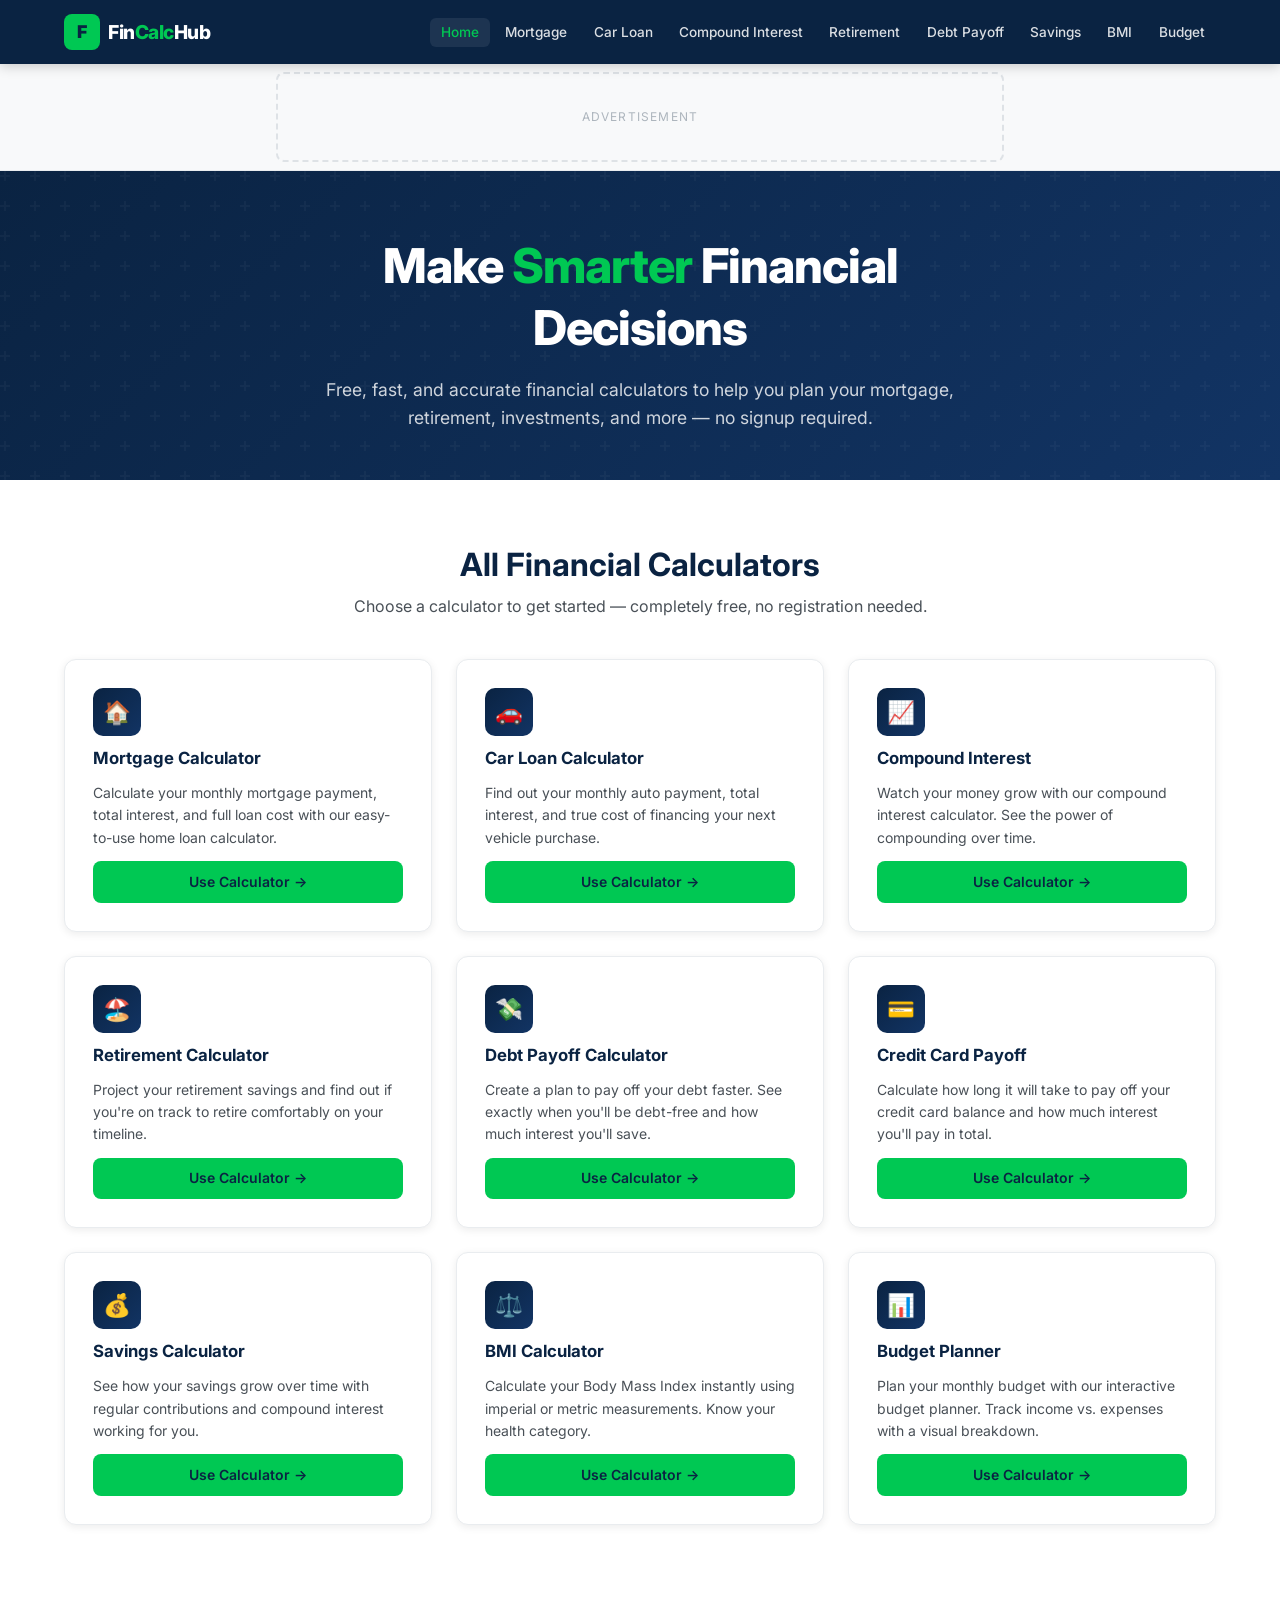
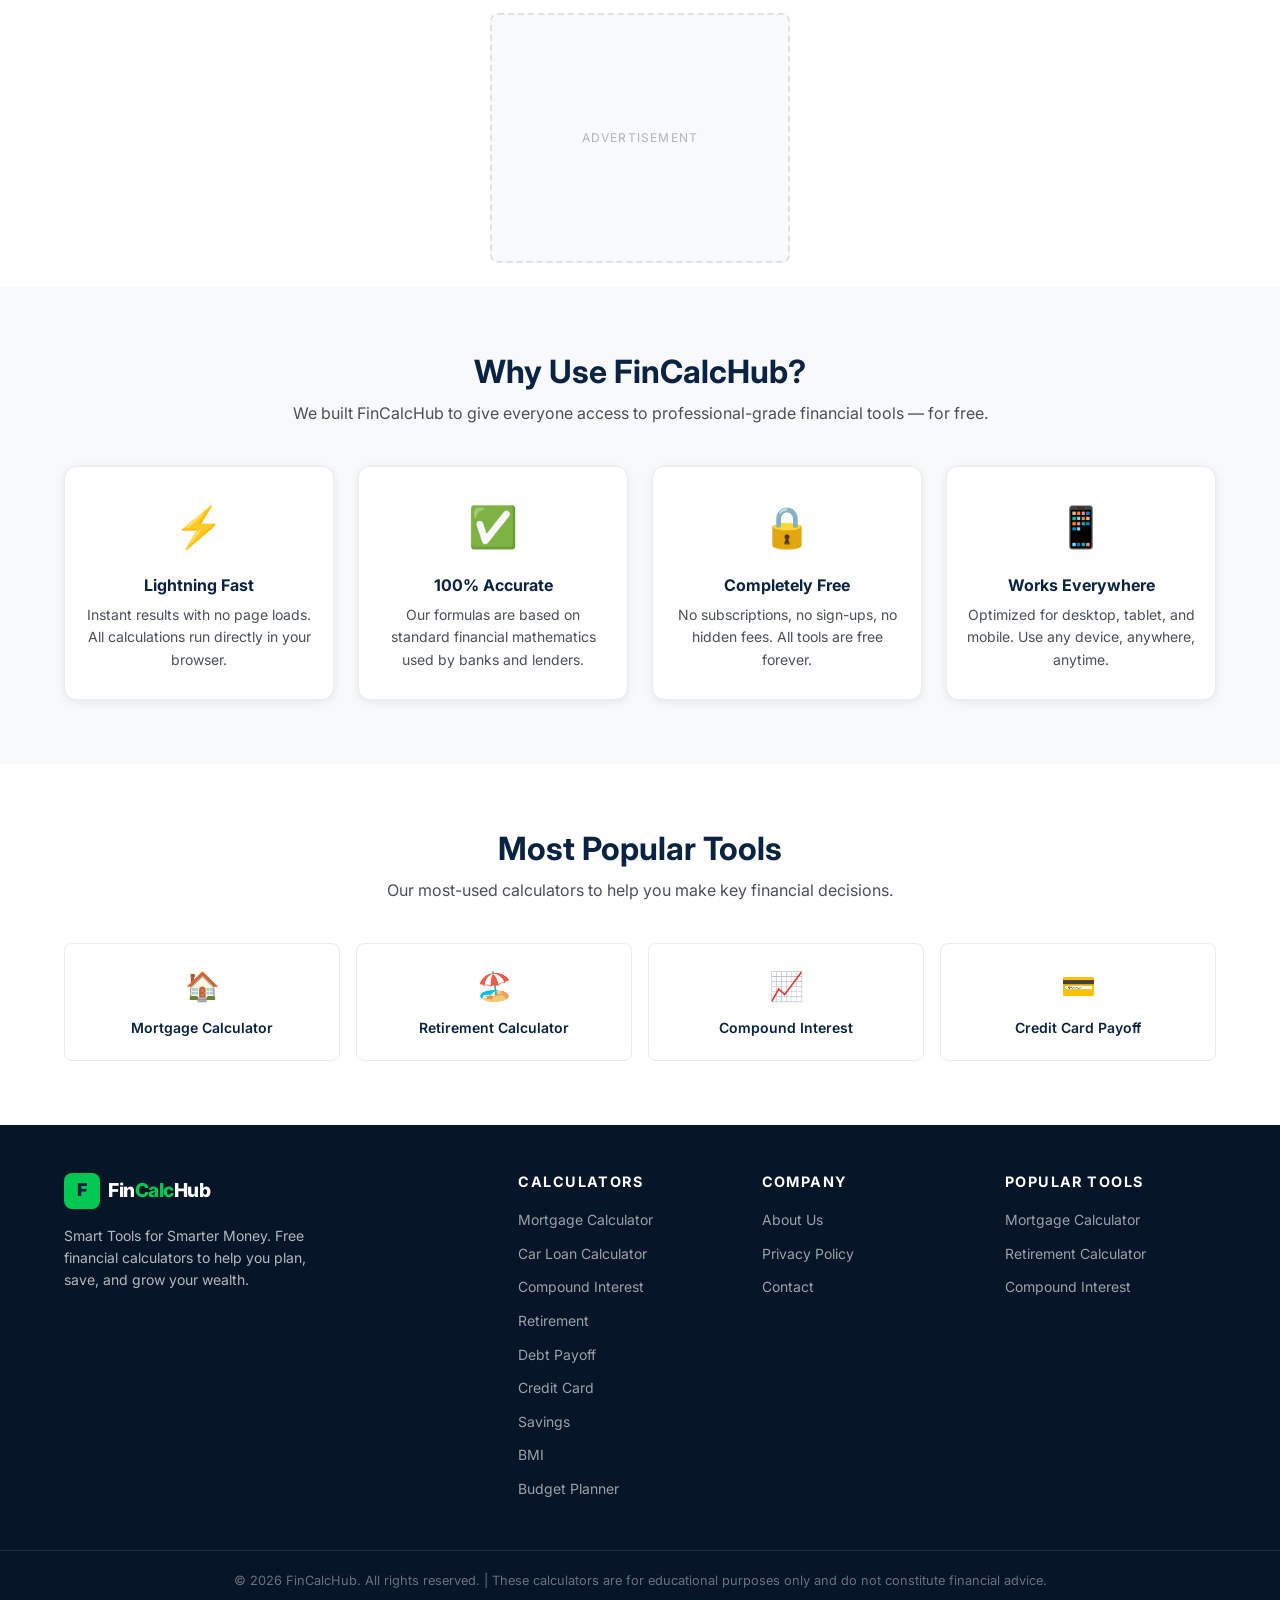
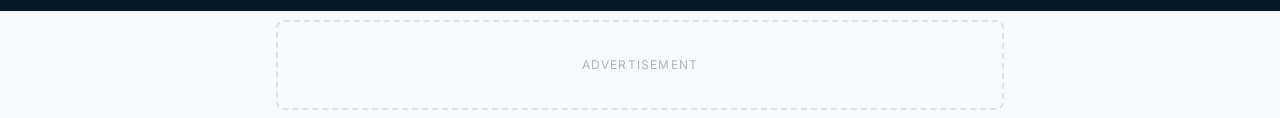
<file: index.html>
<!DOCTYPE html>
<html lang="en">
<head>
  <meta charset="UTF-8">
  <meta name="viewport" content="width=device-width, initial-scale=1.0">
  <title>Free Financial Calculators &amp; Tools | FinCalcHub</title>
    <meta name="google-site-verification" content="pEJWjr_8wFHjQpiwa9FmqH_xlCsNVZhlPA5p5AdNtGI" />
  <meta name="description" content="Free online financial calculators for mortgage, loans, retirement, and more. Fast, accurate, and easy-to-use tools to help you make smart money decisions.">
  <meta name="keywords" content="financial calculators, mortgage calculator, loan calculator, retirement calculator, compound interest calculator, budget planner">
  <meta name="robots" content="index, follow">
  <meta name="author" content="FinCalcHub">
  <link rel="canonical" href="https://david80023216.github.io/fincalchub/">
  <meta property="og:title" content="Free Financial Calculators &amp; Tools | FinCalcHub">
  <meta property="og:description" content="Free online financial calculators for mortgage, loans, retirement, and more. Fast, accurate, and easy-to-use tools to help you make smart money decisions.">
  <meta property="og:type" content="website">
  <meta property="og:url" content="https://david80023216.github.io/fincalchub/">
  <meta property="og:image" content="https://david80023216.github.io/fincalchub/img/og-image.png">
  <meta name="twitter:card" content="summary_large_image">
  <meta name="twitter:title" content="Free Financial Calculators &amp; Tools | FinCalcHub">
  <meta name="twitter:description" content="Free online financial calculators for mortgage, loans, retirement, and more. Fast, accurate, and easy-to-use tools to help you make smart money decisions.">
  <link rel="preconnect" href="https://fonts.googleapis.com">
  <link rel="preconnect" href="https://fonts.gstatic.com" crossorigin>
  <link href="https://fonts.googleapis.com/css2?family=Inter:wght@400;500;600;700;800;900&display=swap" rel="stylesheet">
  <link rel="stylesheet" href="css/style.css">
  <script type="application/ld+json">
  {
    "@context": "https://schema.org",
    "@type": "WebSite",
    "name": "FinCalcHub",
    "description": "Free online financial calculators for mortgage, loans, retirement, and more.",
    "url": "https://david80023216.github.io/fincalchub/",
    "provider": { "@type": "Organization", "name": "FinCalcHub" }
  }
  </script>
</head>
<body>
  <!-- HEADER -->
  <header class="site-header">
    <div class="container">
      <div class="header-inner">
        <a href="index.html" class="logo">
          <div class="logo-icon">F</div>
          <span class="logo-text">Fin<span>Calc</span>Hub</span>
        </a>
        <nav class="main-nav" aria-label="Main navigation">
          <ul class="nav-list">
            <li><a href="index.html">Home</a></li>
            <li><a href="mortgage-calculator.html">Mortgage</a></li>
            <li><a href="car-loan-calculator.html">Car Loan</a></li>
            <li><a href="compound-interest-calculator.html">Compound Interest</a></li>
            <li><a href="retirement-calculator.html">Retirement</a></li>
            <li><a href="debt-payoff-calculator.html">Debt Payoff</a></li>
            <li><a href="savings-calculator.html">Savings</a></li>
            <li><a href="bmi-calculator.html">BMI</a></li>
            <li><a href="budget-planner.html">Budget</a></li>
          </ul>
        </nav>
        <button class="hamburger" id="hamburger" aria-label="Toggle menu" aria-expanded="false">
          <span></span><span></span><span></span>
        </button>
      </div>
    </div>
    <div class="mobile-nav" id="mobile-nav">
      <ul class="mobile-nav-list">
        <li><a href="index.html">🏠 Home</a></li>
        <li><a href="mortgage-calculator.html">🏠 Mortgage Calculator</a></li>
        <li><a href="car-loan-calculator.html">🚗 Car Loan Calculator</a></li>
        <li><a href="compound-interest-calculator.html">📈 Compound Interest</a></li>
        <li><a href="retirement-calculator.html">🏖️ Retirement Calculator</a></li>
        <li><a href="debt-payoff-calculator.html">💳 Debt Payoff</a></li>
        <li><a href="credit-card-payoff-calculator.html">💳 Credit Card Payoff</a></li>
        <li><a href="savings-calculator.html">💰 Savings Calculator</a></li>
        <li><a href="bmi-calculator.html">⚖️ BMI Calculator</a></li>
        <li><a href="budget-planner.html">📊 Budget Planner</a></li>
      </ul>
    </div>
  </header>

  <!-- AD SLOT 1: Header Banner -->
  <div class="ad-container ad-header">
    <script async src="https://pagead2.googlesyndication.com/pagead/js/adsbygoogle.js?client=ca-pub-8618142757434912" crossorigin="anonymous"></script>
    <div class="ad-placeholder">Advertisement</div>
  </div>

  <main>
    <!-- HERO -->
    <section class="hero">
      <div class="container">
        <div class="hero-content">
          <h1>Make <span>Smarter</span> Financial Decisions</h1>
          <p>Free, fast, and accurate financial calculators to help you plan your mortgage, retirement, investments, and more — no signup required.</p>
        </div>
      </div>
    </section>

    <!-- CALCULATORS GRID -->
    <section class="section">
      <div class="container">
        <h2 class="section-title">All Financial Calculators</h2>
        <p class="section-subtitle">Choose a calculator to get started — completely free, no registration needed.</p>
        <div class="calc-grid">
          <div class="calc-card">
            <div class="calc-card-icon">🏠</div>
            <h3>Mortgage Calculator</h3>
            <p>Calculate your monthly mortgage payment, total interest, and full loan cost with our easy-to-use home loan calculator.</p>
            <a href="mortgage-calculator.html" class="btn btn-primary">Use Calculator →</a>
          </div>
          <div class="calc-card">
            <div class="calc-card-icon">🚗</div>
            <h3>Car Loan Calculator</h3>
            <p>Find out your monthly auto payment, total interest, and true cost of financing your next vehicle purchase.</p>
            <a href="car-loan-calculator.html" class="btn btn-primary">Use Calculator →</a>
          </div>
          <div class="calc-card">
            <div class="calc-card-icon">📈</div>
            <h3>Compound Interest</h3>
            <p>Watch your money grow with our compound interest calculator. See the power of compounding over time.</p>
            <a href="compound-interest-calculator.html" class="btn btn-primary">Use Calculator →</a>
          </div>
          <div class="calc-card">
            <div class="calc-card-icon">🏖️</div>
            <h3>Retirement Calculator</h3>
            <p>Project your retirement savings and find out if you're on track to retire comfortably on your timeline.</p>
            <a href="retirement-calculator.html" class="btn btn-primary">Use Calculator →</a>
          </div>
          <div class="calc-card">
            <div class="calc-card-icon">💸</div>
            <h3>Debt Payoff Calculator</h3>
            <p>Create a plan to pay off your debt faster. See exactly when you'll be debt-free and how much interest you'll save.</p>
            <a href="debt-payoff-calculator.html" class="btn btn-primary">Use Calculator →</a>
          </div>
          <div class="calc-card">
            <div class="calc-card-icon">💳</div>
            <h3>Credit Card Payoff</h3>
            <p>Calculate how long it will take to pay off your credit card balance and how much interest you'll pay in total.</p>
            <a href="credit-card-payoff-calculator.html" class="btn btn-primary">Use Calculator →</a>
          </div>
          <div class="calc-card">
            <div class="calc-card-icon">💰</div>
            <h3>Savings Calculator</h3>
            <p>See how your savings grow over time with regular contributions and compound interest working for you.</p>
            <a href="savings-calculator.html" class="btn btn-primary">Use Calculator →</a>
          </div>
          <div class="calc-card">
            <div class="calc-card-icon">⚖️</div>
            <h3>BMI Calculator</h3>
            <p>Calculate your Body Mass Index instantly using imperial or metric measurements. Know your health category.</p>
            <a href="bmi-calculator.html" class="btn btn-primary">Use Calculator →</a>
          </div>
          <div class="calc-card">
            <div class="calc-card-icon">📊</div>
            <h3>Budget Planner</h3>
            <p>Plan your monthly budget with our interactive budget planner. Track income vs. expenses with a visual breakdown.</p>
            <a href="budget-planner.html" class="btn btn-primary">Use Calculator →</a>
          </div>
        </div>
      </div>
    </section>

    <!-- AD SLOT 2: In-Content -->
    <div class="ad-container ad-inline" style="text-align:center;padding:1.5rem 0;">
      <div class="ad-placeholder">Advertisement</div>
    </div>

    <!-- WHY FINCALCHUB -->
    <section class="section section-alt">
      <div class="container">
        <h2 class="section-title">Why Use FinCalcHub?</h2>
        <p class="section-subtitle">We built FinCalcHub to give everyone access to professional-grade financial tools — for free.</p>
        <div class="features-grid">
          <div class="feature-card">
            <div class="feature-icon">⚡</div>
            <h3>Lightning Fast</h3>
            <p>Instant results with no page loads. All calculations run directly in your browser.</p>
          </div>
          <div class="feature-card">
            <div class="feature-icon">✅</div>
            <h3>100% Accurate</h3>
            <p>Our formulas are based on standard financial mathematics used by banks and lenders.</p>
          </div>
          <div class="feature-card">
            <div class="feature-icon">🔒</div>
            <h3>Completely Free</h3>
            <p>No subscriptions, no sign-ups, no hidden fees. All tools are free forever.</p>
          </div>
          <div class="feature-card">
            <div class="feature-icon">📱</div>
            <h3>Works Everywhere</h3>
            <p>Optimized for desktop, tablet, and mobile. Use any device, anywhere, anytime.</p>
          </div>
        </div>
      </div>
    </section>

    <!-- POPULAR CALCULATORS -->
    <section class="section">
      <div class="container">
        <h2 class="section-title">Most Popular Tools</h2>
        <p class="section-subtitle">Our most-used calculators to help you make key financial decisions.</p>
        <div class="related-grid" style="grid-template-columns: repeat(auto-fill, minmax(220px, 1fr));">
          <a href="mortgage-calculator.html" class="related-card">
            <div class="icon">🏠</div>Mortgage Calculator
          </a>
          <a href="retirement-calculator.html" class="related-card">
            <div class="icon">🏖️</div>Retirement Calculator
          </a>
          <a href="compound-interest-calculator.html" class="related-card">
            <div class="icon">📈</div>Compound Interest
          </a>
          <a href="credit-card-payoff-calculator.html" class="related-card">
            <div class="icon">💳</div>Credit Card Payoff
          </a>
        </div>
      </div>
    </section>
  </main>

  <!-- FOOTER -->
  <footer class="site-footer">
    <div class="container">
      <div class="footer-grid">
        <div class="footer-brand">
          <a href="index.html" class="logo">
            <div class="logo-icon">F</div>
            <span class="logo-text">Fin<span>Calc</span>Hub</span>
          </a>
          <p>Smart Tools for Smarter Money. Free financial calculators to help you plan, save, and grow your wealth.</p>
        </div>
        <div class="footer-col">
          <h4>Calculators</h4>
          <ul>
            <li><a href="mortgage-calculator.html">Mortgage Calculator</a></li>
            <li><a href="car-loan-calculator.html">Car Loan Calculator</a></li>
            <li><a href="compound-interest-calculator.html">Compound Interest</a></li>
            <li><a href="retirement-calculator.html">Retirement</a></li>
            <li><a href="debt-payoff-calculator.html">Debt Payoff</a></li>
            <li><a href="credit-card-payoff-calculator.html">Credit Card</a></li>
            <li><a href="savings-calculator.html">Savings</a></li>
            <li><a href="bmi-calculator.html">BMI</a></li>
            <li><a href="budget-planner.html">Budget Planner</a></li>
          </ul>
        </div>
        <div class="footer-col">
          <h4>Company</h4>
          <ul>
            <li><a href="about.html">About Us</a></li>
            <li><a href="about.html#privacy">Privacy Policy</a></li>
            <li><a href="about.html#contact">Contact</a></li>
          </ul>
        </div>
        <div class="footer-col">
          <h4>Popular Tools</h4>
          <ul>
            <li><a href="mortgage-calculator.html">Mortgage Calculator</a></li>
            <li><a href="retirement-calculator.html">Retirement Calculator</a></li>
            <li><a href="compound-interest-calculator.html">Compound Interest</a></li>
          </ul>
        </div>
      </div>
    </div>
    <div class="footer-bottom">
      <div class="container">
        © 2026 FinCalcHub. All rights reserved. | These calculators are for educational purposes only and do not constitute financial advice.
      </div>
    </div>
  </footer>

  <!-- AD SLOT 3: Footer -->
  <div class="ad-footer-wrap">
    <div class="ad-container ad-footer">
      <div class="ad-placeholder">Advertisement</div>
    </div>
  </div>

  <script src="js/main.js"></script>
</body>
</html>
</file>
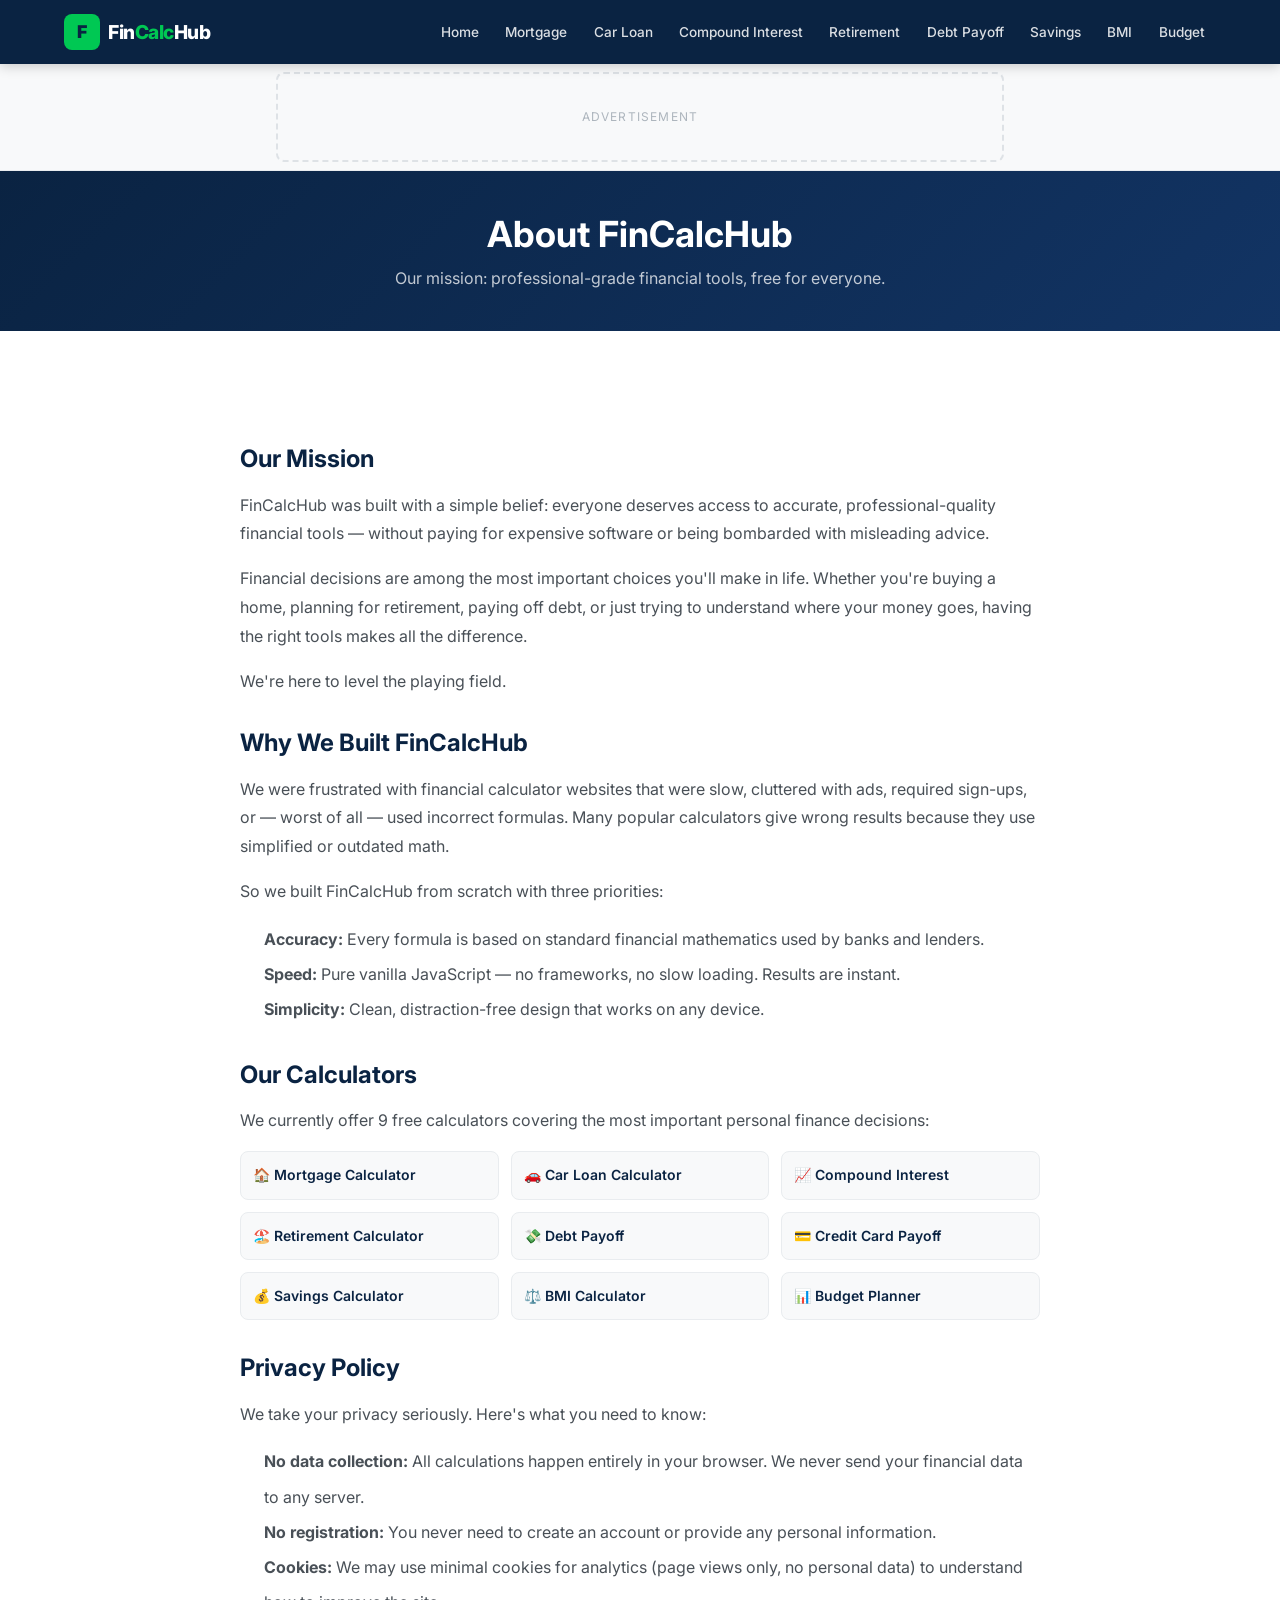
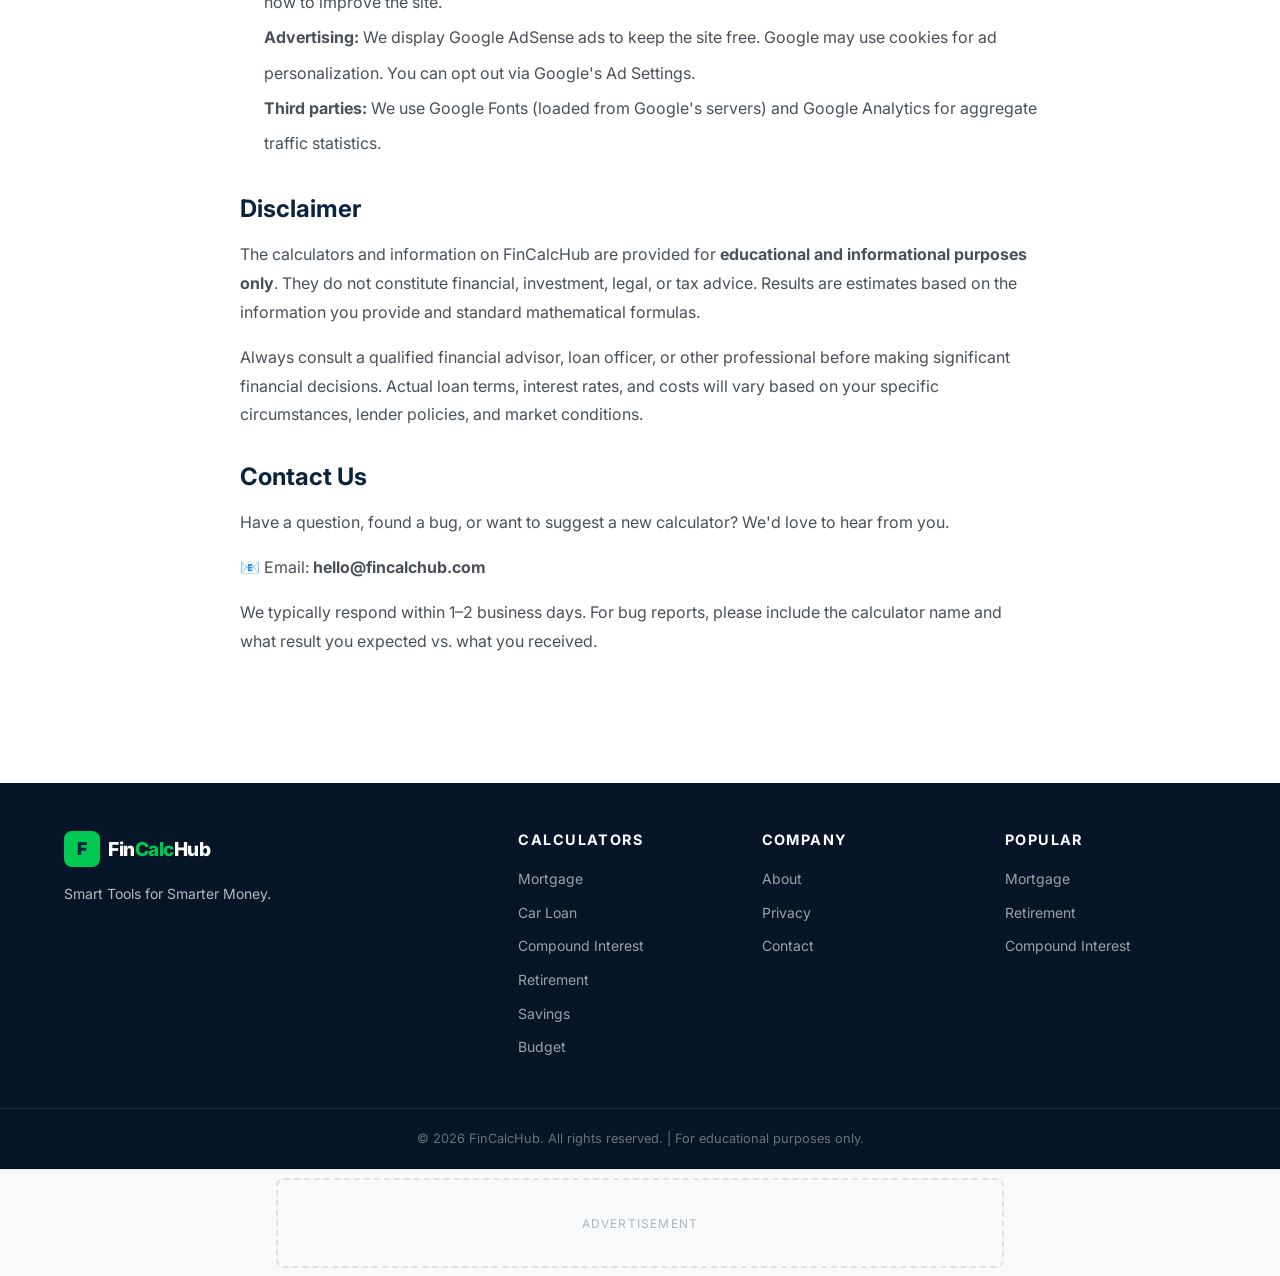
<file: about.html>
<!DOCTYPE html>
<html lang="en">
<head>
  <meta charset="UTF-8">
  <meta name="viewport" content="width=device-width, initial-scale=1.0">
  <title>About FinCalcHub | Free Financial Tools &amp; Calculators</title>
    <meta name="google-site-verification" content="pEJWjr_8wFHjQpiwa9FmqH_xlCsNVZhlPA5p5AdNtGI" />
  <meta name="description" content="Learn about FinCalcHub — our mission is to provide free, accurate financial calculators to help everyone make smarter money decisions. No ads targeting, no data collection.">
  <meta name="keywords" content="about FinCalcHub, free financial calculators, financial tools, personal finance">
  <meta name="robots" content="index, follow">
  <meta name="author" content="FinCalcHub">
  <link rel="canonical" href="https://david80023216.github.io/fincalchub/about.html">
  <meta property="og:title" content="About FinCalcHub | Free Financial Tools &amp; Calculators">
  <meta property="og:description" content="FinCalcHub provides free, accurate financial calculators to help everyone make smarter money decisions.">
  <meta property="og:type" content="website">
  <meta property="og:url" content="https://david80023216.github.io/fincalchub/about.html">
  <meta property="og:image" content="https://david80023216.github.io/fincalchub/img/og-image.png">
  <meta name="twitter:card" content="summary_large_image">
  <meta name="twitter:title" content="About FinCalcHub">
  <meta name="twitter:description" content="Free, accurate financial calculators to help everyone make smarter money decisions.">
  <link rel="preconnect" href="https://fonts.googleapis.com">
  <link rel="preconnect" href="https://fonts.gstatic.com" crossorigin>
  <link href="https://fonts.googleapis.com/css2?family=Inter:wght@400;500;600;700;800;900&display=swap" rel="stylesheet">
  <link rel="stylesheet" href="css/style.css">
  <script type="application/ld+json">
  {
    "@context": "https://schema.org",
    "@type": "Organization",
    "name": "FinCalcHub",
    "url": "https://david80023216.github.io/fincalchub/",
    "description": "Free financial calculators for mortgage, loans, retirement, and more.",
    "contactPoint": { "@type": "ContactPoint", "contactType": "customer support", "email": "hello@fincalchub.com" }
  }
  </script>
</head>
<body>
  <header class="site-header">
    <div class="container">
      <div class="header-inner">
        <a href="index.html" class="logo"><div class="logo-icon">F</div><span class="logo-text">Fin<span>Calc</span>Hub</span></a>
        <nav class="main-nav">
          <ul class="nav-list">
            <li><a href="index.html">Home</a></li>
            <li><a href="mortgage-calculator.html">Mortgage</a></li>
            <li><a href="car-loan-calculator.html">Car Loan</a></li>
            <li><a href="compound-interest-calculator.html">Compound Interest</a></li>
            <li><a href="retirement-calculator.html">Retirement</a></li>
            <li><a href="debt-payoff-calculator.html">Debt Payoff</a></li>
            <li><a href="savings-calculator.html">Savings</a></li>
            <li><a href="bmi-calculator.html">BMI</a></li>
            <li><a href="budget-planner.html">Budget</a></li>
          </ul>
        </nav>
        <button class="hamburger" id="hamburger" aria-label="Toggle menu"><span></span><span></span><span></span></button>
      </div>
    </div>
    <div class="mobile-nav" id="mobile-nav">
      <ul class="mobile-nav-list">
        <li><a href="index.html">🏠 Home</a></li>
        <li><a href="mortgage-calculator.html">🏠 Mortgage</a></li>
        <li><a href="car-loan-calculator.html">🚗 Car Loan</a></li>
        <li><a href="compound-interest-calculator.html">📈 Compound Interest</a></li>
        <li><a href="retirement-calculator.html">🏖️ Retirement</a></li>
        <li><a href="debt-payoff-calculator.html">💸 Debt Payoff</a></li>
        <li><a href="credit-card-payoff-calculator.html">💳 Credit Card</a></li>
        <li><a href="savings-calculator.html">💰 Savings</a></li>
        <li><a href="bmi-calculator.html">⚖️ BMI</a></li>
        <li><a href="budget-planner.html">📊 Budget</a></li>
      </ul>
    </div>
  </header>
  <div class="ad-container ad-header"><div class="ad-placeholder">Advertisement</div></div>

  <main>
    <section class="page-hero">
      <div class="container">
        <h1>About FinCalcHub</h1>
        <p>Our mission: professional-grade financial tools, free for everyone.</p>
      </div>
    </section>

    <section class="section">
      <div class="container">
        <div class="about-section">
          <h2>Our Mission</h2>
          <p>FinCalcHub was built with a simple belief: everyone deserves access to accurate, professional-quality financial tools — without paying for expensive software or being bombarded with misleading advice.</p>
          <p>Financial decisions are among the most important choices you'll make in life. Whether you're buying a home, planning for retirement, paying off debt, or just trying to understand where your money goes, having the right tools makes all the difference.</p>
          <p>We're here to level the playing field.</p>

          <h2 style="margin-top:2rem;">Why We Built FinCalcHub</h2>
          <p>We were frustrated with financial calculator websites that were slow, cluttered with ads, required sign-ups, or — worst of all — used incorrect formulas. Many popular calculators give wrong results because they use simplified or outdated math.</p>
          <p>So we built FinCalcHub from scratch with three priorities:</p>
          <ul style="padding-left:1.5rem;color:var(--gray-700);line-height:2.2;margin-bottom:1rem;">
            <li><strong>Accuracy:</strong> Every formula is based on standard financial mathematics used by banks and lenders.</li>
            <li><strong>Speed:</strong> Pure vanilla JavaScript — no frameworks, no slow loading. Results are instant.</li>
            <li><strong>Simplicity:</strong> Clean, distraction-free design that works on any device.</li>
          </ul>

          <h2 style="margin-top:2rem;">Our Calculators</h2>
          <p>We currently offer 9 free calculators covering the most important personal finance decisions:</p>
          <div style="display:grid;grid-template-columns:repeat(auto-fill,minmax(220px,1fr));gap:0.75rem;margin-bottom:1rem;">
            <a href="mortgage-calculator.html" style="display:flex;align-items:center;gap:0.5rem;padding:0.75rem;background:var(--gray-100);border-radius:8px;border:1px solid var(--gray-200);font-size:0.875rem;font-weight:600;color:var(--navy);">🏠 Mortgage Calculator</a>
            <a href="car-loan-calculator.html" style="display:flex;align-items:center;gap:0.5rem;padding:0.75rem;background:var(--gray-100);border-radius:8px;border:1px solid var(--gray-200);font-size:0.875rem;font-weight:600;color:var(--navy);">🚗 Car Loan Calculator</a>
            <a href="compound-interest-calculator.html" style="display:flex;align-items:center;gap:0.5rem;padding:0.75rem;background:var(--gray-100);border-radius:8px;border:1px solid var(--gray-200);font-size:0.875rem;font-weight:600;color:var(--navy);">📈 Compound Interest</a>
            <a href="retirement-calculator.html" style="display:flex;align-items:center;gap:0.5rem;padding:0.75rem;background:var(--gray-100);border-radius:8px;border:1px solid var(--gray-200);font-size:0.875rem;font-weight:600;color:var(--navy);">🏖️ Retirement Calculator</a>
            <a href="debt-payoff-calculator.html" style="display:flex;align-items:center;gap:0.5rem;padding:0.75rem;background:var(--gray-100);border-radius:8px;border:1px solid var(--gray-200);font-size:0.875rem;font-weight:600;color:var(--navy);">💸 Debt Payoff</a>
            <a href="credit-card-payoff-calculator.html" style="display:flex;align-items:center;gap:0.5rem;padding:0.75rem;background:var(--gray-100);border-radius:8px;border:1px solid var(--gray-200);font-size:0.875rem;font-weight:600;color:var(--navy);">💳 Credit Card Payoff</a>
            <a href="savings-calculator.html" style="display:flex;align-items:center;gap:0.5rem;padding:0.75rem;background:var(--gray-100);border-radius:8px;border:1px solid var(--gray-200);font-size:0.875rem;font-weight:600;color:var(--navy);">💰 Savings Calculator</a>
            <a href="bmi-calculator.html" style="display:flex;align-items:center;gap:0.5rem;padding:0.75rem;background:var(--gray-100);border-radius:8px;border:1px solid var(--gray-200);font-size:0.875rem;font-weight:600;color:var(--navy);">⚖️ BMI Calculator</a>
            <a href="budget-planner.html" style="display:flex;align-items:center;gap:0.5rem;padding:0.75rem;background:var(--gray-100);border-radius:8px;border:1px solid var(--gray-200);font-size:0.875rem;font-weight:600;color:var(--navy);">📊 Budget Planner</a>
          </div>

          <h2 id="privacy" style="margin-top:2rem;">Privacy Policy</h2>
          <p>We take your privacy seriously. Here's what you need to know:</p>
          <ul style="padding-left:1.5rem;color:var(--gray-700);line-height:2.2;margin-bottom:1rem;">
            <li><strong>No data collection:</strong> All calculations happen entirely in your browser. We never send your financial data to any server.</li>
            <li><strong>No registration:</strong> You never need to create an account or provide any personal information.</li>
            <li><strong>Cookies:</strong> We may use minimal cookies for analytics (page views only, no personal data) to understand how to improve the site.</li>
            <li><strong>Advertising:</strong> We display Google AdSense ads to keep the site free. Google may use cookies for ad personalization. You can opt out via Google's Ad Settings.</li>
            <li><strong>Third parties:</strong> We use Google Fonts (loaded from Google's servers) and Google Analytics for aggregate traffic statistics.</li>
          </ul>

          <h2 id="disclaimer" style="margin-top:2rem;">Disclaimer</h2>
          <p>The calculators and information on FinCalcHub are provided for <strong>educational and informational purposes only</strong>. They do not constitute financial, investment, legal, or tax advice. Results are estimates based on the information you provide and standard mathematical formulas.</p>
          <p>Always consult a qualified financial advisor, loan officer, or other professional before making significant financial decisions. Actual loan terms, interest rates, and costs will vary based on your specific circumstances, lender policies, and market conditions.</p>

          <h2 id="contact" style="margin-top:2rem;">Contact Us</h2>
          <p>Have a question, found a bug, or want to suggest a new calculator? We'd love to hear from you.</p>
          <p>📧 Email: <strong>hello@fincalchub.com</strong></p>
          <p>We typically respond within 1–2 business days. For bug reports, please include the calculator name and what result you expected vs. what you received.</p>
        </div>
      </div>
    </section>
  </main>

  <footer class="site-footer">
    <div class="container">
      <div class="footer-grid">
        <div class="footer-brand"><a href="index.html" class="logo"><div class="logo-icon">F</div><span class="logo-text">Fin<span>Calc</span>Hub</span></a><p>Smart Tools for Smarter Money.</p></div>
        <div class="footer-col"><h4>Calculators</h4><ul><li><a href="mortgage-calculator.html">Mortgage</a></li><li><a href="car-loan-calculator.html">Car Loan</a></li><li><a href="compound-interest-calculator.html">Compound Interest</a></li><li><a href="retirement-calculator.html">Retirement</a></li><li><a href="savings-calculator.html">Savings</a></li><li><a href="budget-planner.html">Budget</a></li></ul></div>
        <div class="footer-col"><h4>Company</h4><ul><li><a href="about.html">About</a></li><li><a href="about.html#privacy">Privacy</a></li><li><a href="about.html#contact">Contact</a></li></ul></div>
        <div class="footer-col"><h4>Popular</h4><ul><li><a href="mortgage-calculator.html">Mortgage</a></li><li><a href="retirement-calculator.html">Retirement</a></li><li><a href="compound-interest-calculator.html">Compound Interest</a></li></ul></div>
      </div>
    </div>
    <div class="footer-bottom"><div class="container">© 2026 FinCalcHub. All rights reserved. | For educational purposes only.</div></div>
  </footer>
  <div class="ad-footer-wrap"><div class="ad-container ad-footer"><div class="ad-placeholder">Advertisement</div></div></div>
  <script src="js/main.js"></script>
</body>
</html>
</file>
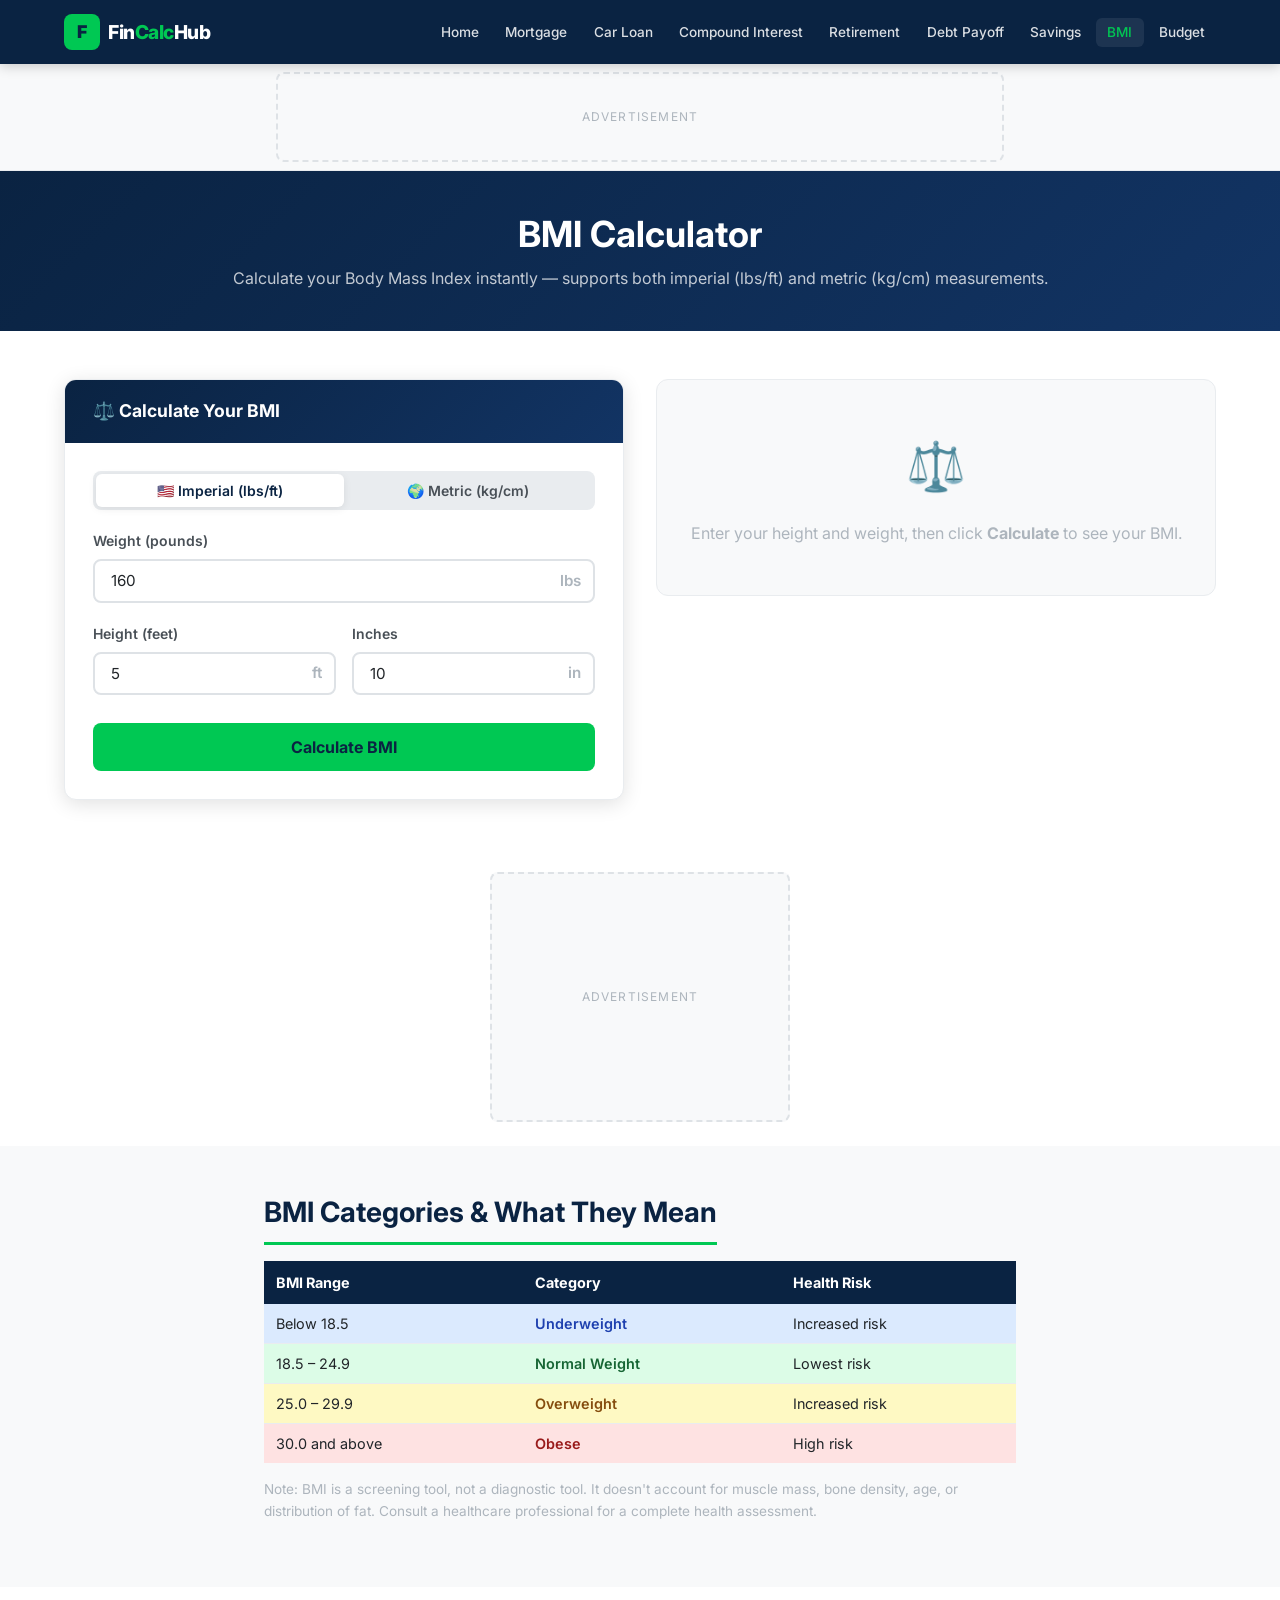
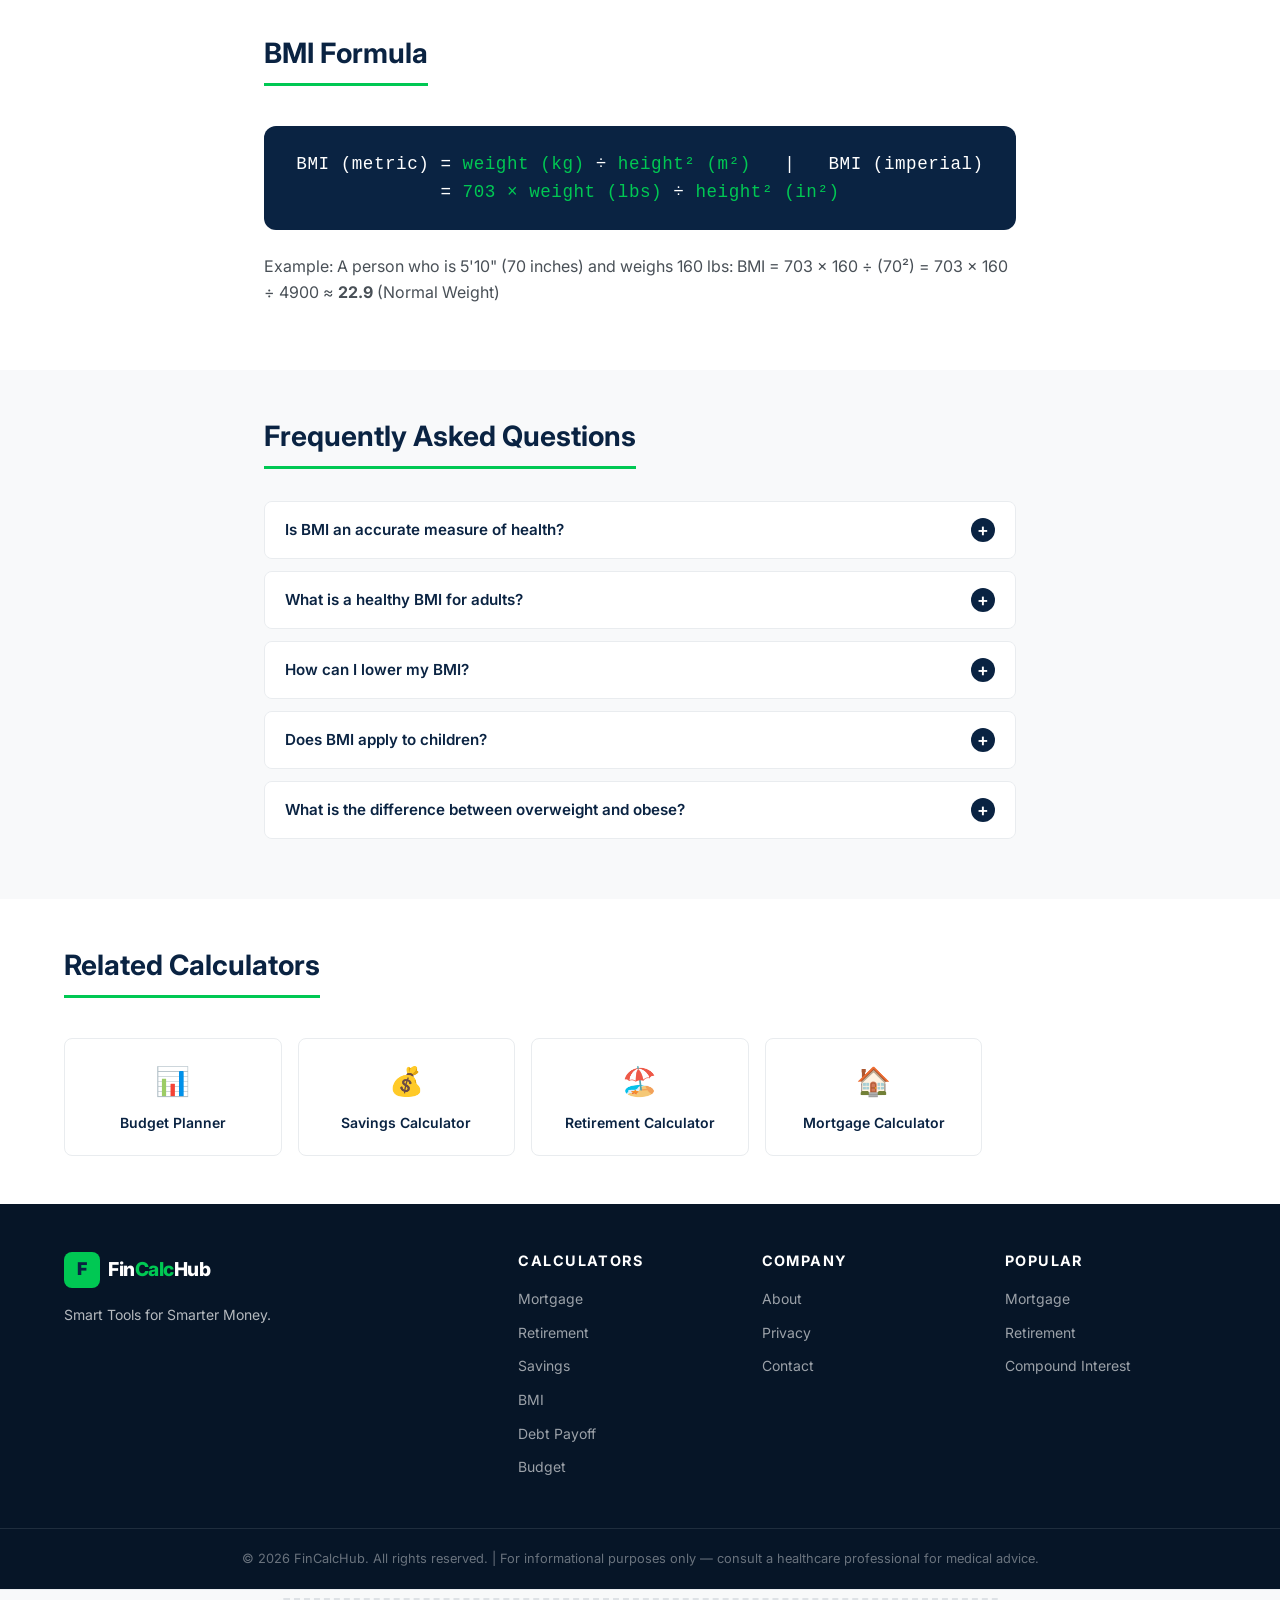
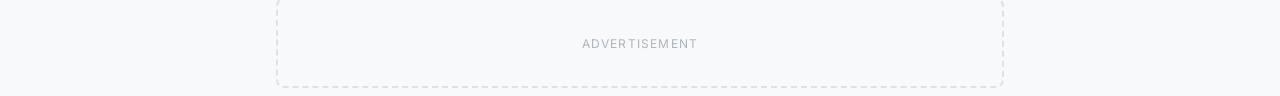
<file: bmi-calculator.html>
<!DOCTYPE html>
<html lang="en">
<head>
  <meta charset="UTF-8">
  <meta name="viewport" content="width=device-width, initial-scale=1.0">
  <title>BMI Calculator | Body Mass Index Calculator | FinCalcHub</title>
    <meta name="google-site-verification" content="pEJWjr_8wFHjQpiwa9FmqH_xlCsNVZhlPA5p5AdNtGI" />
  <meta name="description" content="Calculate your Body Mass Index (BMI) instantly using imperial or metric measurements. Free BMI calculator with health category indicator — underweight, normal, overweight, or obese.">
  <meta name="keywords" content="BMI calculator, body mass index calculator, calculate BMI, BMI chart, healthy BMI range, BMI for adults">
  <meta name="robots" content="index, follow">
  <meta name="author" content="FinCalcHub">
  <link rel="canonical" href="https://david80023216.github.io/fincalchub/bmi-calculator.html">
  <meta property="og:title" content="BMI Calculator | Body Mass Index Calculator | FinCalcHub">
  <meta property="og:description" content="Calculate your BMI instantly in imperial or metric. Free BMI calculator with health category indicator.">
  <meta property="og:type" content="website">
  <meta property="og:url" content="https://david80023216.github.io/fincalchub/bmi-calculator.html">
  <meta property="og:image" content="https://david80023216.github.io/fincalchub/img/og-image.png">
  <meta name="twitter:card" content="summary_large_image">
  <meta name="twitter:title" content="BMI Calculator | FinCalcHub">
  <meta name="twitter:description" content="Calculate your Body Mass Index instantly. Free BMI calculator with health category.">
  <link rel="preconnect" href="https://fonts.googleapis.com">
  <link rel="preconnect" href="https://fonts.gstatic.com" crossorigin>
  <link href="https://fonts.googleapis.com/css2?family=Inter:wght@400;500;600;700;800;900&display=swap" rel="stylesheet">
  <link rel="stylesheet" href="css/style.css">
  <script type="application/ld+json">{"@context":"https://schema.org","@type":"WebApplication","name":"BMI Calculator","description":"Calculate your Body Mass Index (BMI) in imperial or metric measurements.","url":"https://david80023216.github.io/fincalchub/bmi-calculator.html","applicationCategory":"HealthApplication","offers":{"@type":"Offer","price":"0","priceCurrency":"USD"},"provider":{"@type":"Organization","name":"FinCalcHub"}}</script>
</head>
<body>
  <header class="site-header">
    <div class="container">
      <div class="header-inner">
        <a href="index.html" class="logo"><div class="logo-icon">F</div><span class="logo-text">Fin<span>Calc</span>Hub</span></a>
        <nav class="main-nav">
          <ul class="nav-list">
            <li><a href="index.html">Home</a></li>
            <li><a href="mortgage-calculator.html">Mortgage</a></li>
            <li><a href="car-loan-calculator.html">Car Loan</a></li>
            <li><a href="compound-interest-calculator.html">Compound Interest</a></li>
            <li><a href="retirement-calculator.html">Retirement</a></li>
            <li><a href="debt-payoff-calculator.html">Debt Payoff</a></li>
            <li><a href="savings-calculator.html">Savings</a></li>
            <li><a href="bmi-calculator.html" class="active">BMI</a></li>
            <li><a href="budget-planner.html">Budget</a></li>
          </ul>
        </nav>
        <button class="hamburger" id="hamburger" aria-label="Toggle menu"><span></span><span></span><span></span></button>
      </div>
    </div>
    <div class="mobile-nav" id="mobile-nav">
      <ul class="mobile-nav-list">
        <li><a href="index.html">🏠 Home</a></li>
        <li><a href="mortgage-calculator.html">🏠 Mortgage</a></li>
        <li><a href="car-loan-calculator.html">🚗 Car Loan</a></li>
        <li><a href="compound-interest-calculator.html">📈 Compound Interest</a></li>
        <li><a href="retirement-calculator.html">🏖️ Retirement</a></li>
        <li><a href="debt-payoff-calculator.html">💸 Debt Payoff</a></li>
        <li><a href="credit-card-payoff-calculator.html">💳 Credit Card</a></li>
        <li><a href="savings-calculator.html">💰 Savings</a></li>
        <li><a href="bmi-calculator.html">⚖️ BMI</a></li>
        <li><a href="budget-planner.html">📊 Budget</a></li>
      </ul>
    </div>
  </header>
  <div class="ad-container ad-header"><div class="ad-placeholder">Advertisement</div></div>

  <main>
    <section class="page-hero">
      <div class="container">
        <h1>BMI Calculator</h1>
        <p>Calculate your Body Mass Index instantly — supports both imperial (lbs/ft) and metric (kg/cm) measurements.</p>
      </div>
    </section>

    <section class="calc-section">
      <div class="container">
        <div class="calc-layout">
          <div class="calc-box">
            <div class="calc-box-header"><h2>⚖️ Calculate Your BMI</h2></div>
            <div class="calc-box-body">
              <div class="toggle-group">
                <button type="button" class="toggle-btn active" data-unit="imperial">🇺🇸 Imperial (lbs/ft)</button>
                <button type="button" class="toggle-btn" data-unit="metric">🌍 Metric (kg/cm)</button>
              </div>
              <form id="bmi-form" novalidate>
                <!-- Imperial Inputs -->
                <div id="bmi-imperial-inputs">
                  <div class="form-group">
                    <label class="form-label" for="bmi-weight-lbs">Weight (pounds)</label>
                    <div class="input-group">
                      <input type="number" id="bmi-weight-lbs" class="form-control has-suffix" placeholder="160" min="1" max="1000" step="0.5" value="160">
                      <span class="input-suffix">lbs</span>
                    </div>
                  </div>
                  <div style="display:grid;grid-template-columns:1fr 1fr;gap:1rem;">
                    <div class="form-group">
                      <label class="form-label" for="bmi-height-ft">Height (feet)</label>
                      <div class="input-group">
                        <input type="number" id="bmi-height-ft" class="form-control has-suffix" placeholder="5" min="1" max="9" step="1" value="5">
                        <span class="input-suffix">ft</span>
                      </div>
                    </div>
                    <div class="form-group">
                      <label class="form-label" for="bmi-height-in">Inches</label>
                      <div class="input-group">
                        <input type="number" id="bmi-height-in" class="form-control has-suffix" placeholder="10" min="0" max="11" step="1" value="10">
                        <span class="input-suffix">in</span>
                      </div>
                    </div>
                  </div>
                </div>
                <!-- Metric Inputs -->
                <div id="bmi-metric-inputs" style="display:none;">
                  <div class="form-group">
                    <label class="form-label" for="bmi-weight-kg">Weight (kilograms)</label>
                    <div class="input-group">
                      <input type="number" id="bmi-weight-kg" class="form-control has-suffix" placeholder="70" min="1" max="500" step="0.5">
                      <span class="input-suffix">kg</span>
                    </div>
                  </div>
                  <div class="form-group">
                    <label class="form-label" for="bmi-height-cm">Height (centimeters)</label>
                    <div class="input-group">
                      <input type="number" id="bmi-height-cm" class="form-control has-suffix" placeholder="175" min="50" max="300" step="0.5">
                      <span class="input-suffix">cm</span>
                    </div>
                  </div>
                </div>
                <button type="submit" class="calc-btn">Calculate BMI</button>
              </form>
            </div>
          </div>
          <div>
            <div class="results-box hidden" id="bmi-result"></div>
            <div id="bmi-placeholder" class="results-box" style="text-align:center;color:var(--gray-500);padding:3rem 1.75rem;">
              <div style="font-size:3rem;margin-bottom:1rem;">⚖️</div>
              <p style="margin:0;">Enter your height and weight, then click <strong>Calculate</strong> to see your BMI.</p>
            </div>
          </div>
        </div>
      </div>
    </section>

    <div class="ad-container ad-inline" style="text-align:center;padding:1.5rem 0;"><div class="ad-placeholder">Advertisement</div></div>

    <section class="content-section section-alt">
      <div class="container" style="max-width:800px;">
        <h2>BMI Categories &amp; What They Mean</h2>
        <div style="overflow-x:auto;">
          <table style="width:100%;border-collapse:collapse;font-size:0.9rem;">
            <thead>
              <tr style="background:var(--navy);color:white;">
                <th style="padding:10px 12px;text-align:left;">BMI Range</th>
                <th style="padding:10px 12px;text-align:left;">Category</th>
                <th style="padding:10px 12px;text-align:left;">Health Risk</th>
              </tr>
            </thead>
            <tbody>
              <tr style="background:#dbeafe;">
                <td style="padding:8px 12px;border-bottom:1px solid #e9ecef;">Below 18.5</td>
                <td style="padding:8px 12px;border-bottom:1px solid #e9ecef;font-weight:600;color:#1e40af;">Underweight</td>
                <td style="padding:8px 12px;border-bottom:1px solid #e9ecef;">Increased risk</td>
              </tr>
              <tr style="background:#dcfce7;">
                <td style="padding:8px 12px;border-bottom:1px solid #e9ecef;">18.5 – 24.9</td>
                <td style="padding:8px 12px;border-bottom:1px solid #e9ecef;font-weight:600;color:#166534;">Normal Weight</td>
                <td style="padding:8px 12px;border-bottom:1px solid #e9ecef;">Lowest risk</td>
              </tr>
              <tr style="background:#fef9c3;">
                <td style="padding:8px 12px;border-bottom:1px solid #e9ecef;">25.0 – 29.9</td>
                <td style="padding:8px 12px;border-bottom:1px solid #e9ecef;font-weight:600;color:#854d0e;">Overweight</td>
                <td style="padding:8px 12px;border-bottom:1px solid #e9ecef;">Increased risk</td>
              </tr>
              <tr style="background:#fee2e2;">
                <td style="padding:8px 12px;">30.0 and above</td>
                <td style="padding:8px 12px;font-weight:600;color:#991b1b;">Obese</td>
                <td style="padding:8px 12px;">High risk</td>
              </tr>
            </tbody>
          </table>
        </div>
        <p style="font-size:0.85rem;color:var(--gray-500);margin-top:1rem;">Note: BMI is a screening tool, not a diagnostic tool. It doesn't account for muscle mass, bone density, age, or distribution of fat. Consult a healthcare professional for a complete health assessment.</p>
      </div>
    </section>

    <section class="content-section">
      <div class="container" style="max-width:800px;">
        <h2>BMI Formula</h2>
        <div class="formula-box">
          BMI (metric) = <span>weight (kg)</span> ÷ <span>height² (m²)</span>
          &nbsp;&nbsp;|&nbsp;&nbsp;
          BMI (imperial) = <span>703 × weight (lbs)</span> ÷ <span>height² (in²)</span>
        </div>
        <p>Example: A person who is 5'10" (70 inches) and weighs 160 lbs: BMI = 703 × 160 ÷ (70²) = 703 × 160 ÷ 4900 ≈ <strong>22.9</strong> (Normal Weight)</p>
      </div>
    </section>

    <section class="content-section section-alt">
      <div class="container" style="max-width:800px;">
        <h2>Frequently Asked Questions</h2>
        <div class="faq-list">
          <div class="faq-item">
            <button class="faq-question">Is BMI an accurate measure of health? <span class="faq-icon">+</span></button>
            <div class="faq-answer">BMI is a useful population-level screening tool but has significant limitations for individuals. It doesn't distinguish between muscle and fat mass — a muscular athlete may have a "overweight" BMI while being very healthy. It also doesn't account for age, sex, ethnicity, or where body fat is distributed. For a complete health picture, consult your doctor.</div>
          </div>
          <div class="faq-item">
            <button class="faq-question">What is a healthy BMI for adults? <span class="faq-icon">+</span></button>
            <div class="faq-answer">For adults 20 and older, the CDC defines a healthy BMI as 18.5–24.9. However, the optimal range can vary by age, sex, and ethnicity. Some research suggests that for older adults (65+), a BMI of 22–27 may be associated with better outcomes. Asian populations may have increased health risks at lower BMI thresholds.</div>
          </div>
          <div class="faq-item">
            <button class="faq-question">How can I lower my BMI? <span class="faq-icon">+</span></button>
            <div class="faq-answer">To lower BMI (reduce body fat), focus on: creating a moderate calorie deficit through diet and exercise, regular aerobic exercise (150+ min/week), strength training to preserve muscle, adequate sleep (7–9 hours), and reducing processed foods. Gradual, sustainable changes of 0.5–1 lb per week are more effective than crash diets.</div>
          </div>
          <div class="faq-item">
            <button class="faq-question">Does BMI apply to children? <span class="faq-icon">+</span></button>
            <div class="faq-answer">BMI is calculated differently for children and teens (ages 2–19). For children, BMI is plotted on age- and sex-specific growth charts to get a BMI-for-age percentile. Below the 5th percentile is underweight; 5th–84th is healthy weight; 85th–94th is overweight; 95th percentile or above is obese. This calculator is designed for adults only.</div>
          </div>
          <div class="faq-item">
            <button class="faq-question">What is the difference between overweight and obese? <span class="faq-icon">+</span></button>
            <div class="faq-answer">Overweight (BMI 25–29.9) means a person has excess body weight for their height, which may increase health risks. Obese (BMI 30+) indicates a higher amount of excess body fat that significantly increases risk for conditions like type 2 diabetes, heart disease, hypertension, sleep apnea, and certain cancers. Obesity is further classified as Class I (30–34.9), Class II (35–39.9), and Class III (40+).</div>
          </div>
        </div>
      </div>
    </section>

    <section class="content-section">
      <div class="container">
        <h2>Related Calculators</h2>
        <div class="related-grid">
          <a href="budget-planner.html" class="related-card"><div class="icon">📊</div>Budget Planner</a>
          <a href="savings-calculator.html" class="related-card"><div class="icon">💰</div>Savings Calculator</a>
          <a href="retirement-calculator.html" class="related-card"><div class="icon">🏖️</div>Retirement Calculator</a>
          <a href="mortgage-calculator.html" class="related-card"><div class="icon">🏠</div>Mortgage Calculator</a>
        </div>
      </div>
    </section>
  </main>

  <footer class="site-footer">
    <div class="container">
      <div class="footer-grid">
        <div class="footer-brand"><a href="index.html" class="logo"><div class="logo-icon">F</div><span class="logo-text">Fin<span>Calc</span>Hub</span></a><p>Smart Tools for Smarter Money.</p></div>
        <div class="footer-col"><h4>Calculators</h4><ul><li><a href="mortgage-calculator.html">Mortgage</a></li><li><a href="retirement-calculator.html">Retirement</a></li><li><a href="savings-calculator.html">Savings</a></li><li><a href="bmi-calculator.html">BMI</a></li><li><a href="debt-payoff-calculator.html">Debt Payoff</a></li><li><a href="budget-planner.html">Budget</a></li></ul></div>
        <div class="footer-col"><h4>Company</h4><ul><li><a href="about.html">About</a></li><li><a href="about.html#privacy">Privacy</a></li><li><a href="about.html#contact">Contact</a></li></ul></div>
        <div class="footer-col"><h4>Popular</h4><ul><li><a href="mortgage-calculator.html">Mortgage</a></li><li><a href="retirement-calculator.html">Retirement</a></li><li><a href="compound-interest-calculator.html">Compound Interest</a></li></ul></div>
      </div>
    </div>
    <div class="footer-bottom"><div class="container">© 2026 FinCalcHub. All rights reserved. | For informational purposes only — consult a healthcare professional for medical advice.</div></div>
  </footer>
  <div class="ad-footer-wrap"><div class="ad-container ad-footer"><div class="ad-placeholder">Advertisement</div></div></div>
  <script src="js/main.js"></script>
  <script>
    document.getElementById('bmi-form').addEventListener('submit', function() {
      document.getElementById('bmi-placeholder').style.display = 'none';
      document.getElementById('bmi-result').classList.remove('hidden');
    });
  </script>
</body>
</html>
</file>
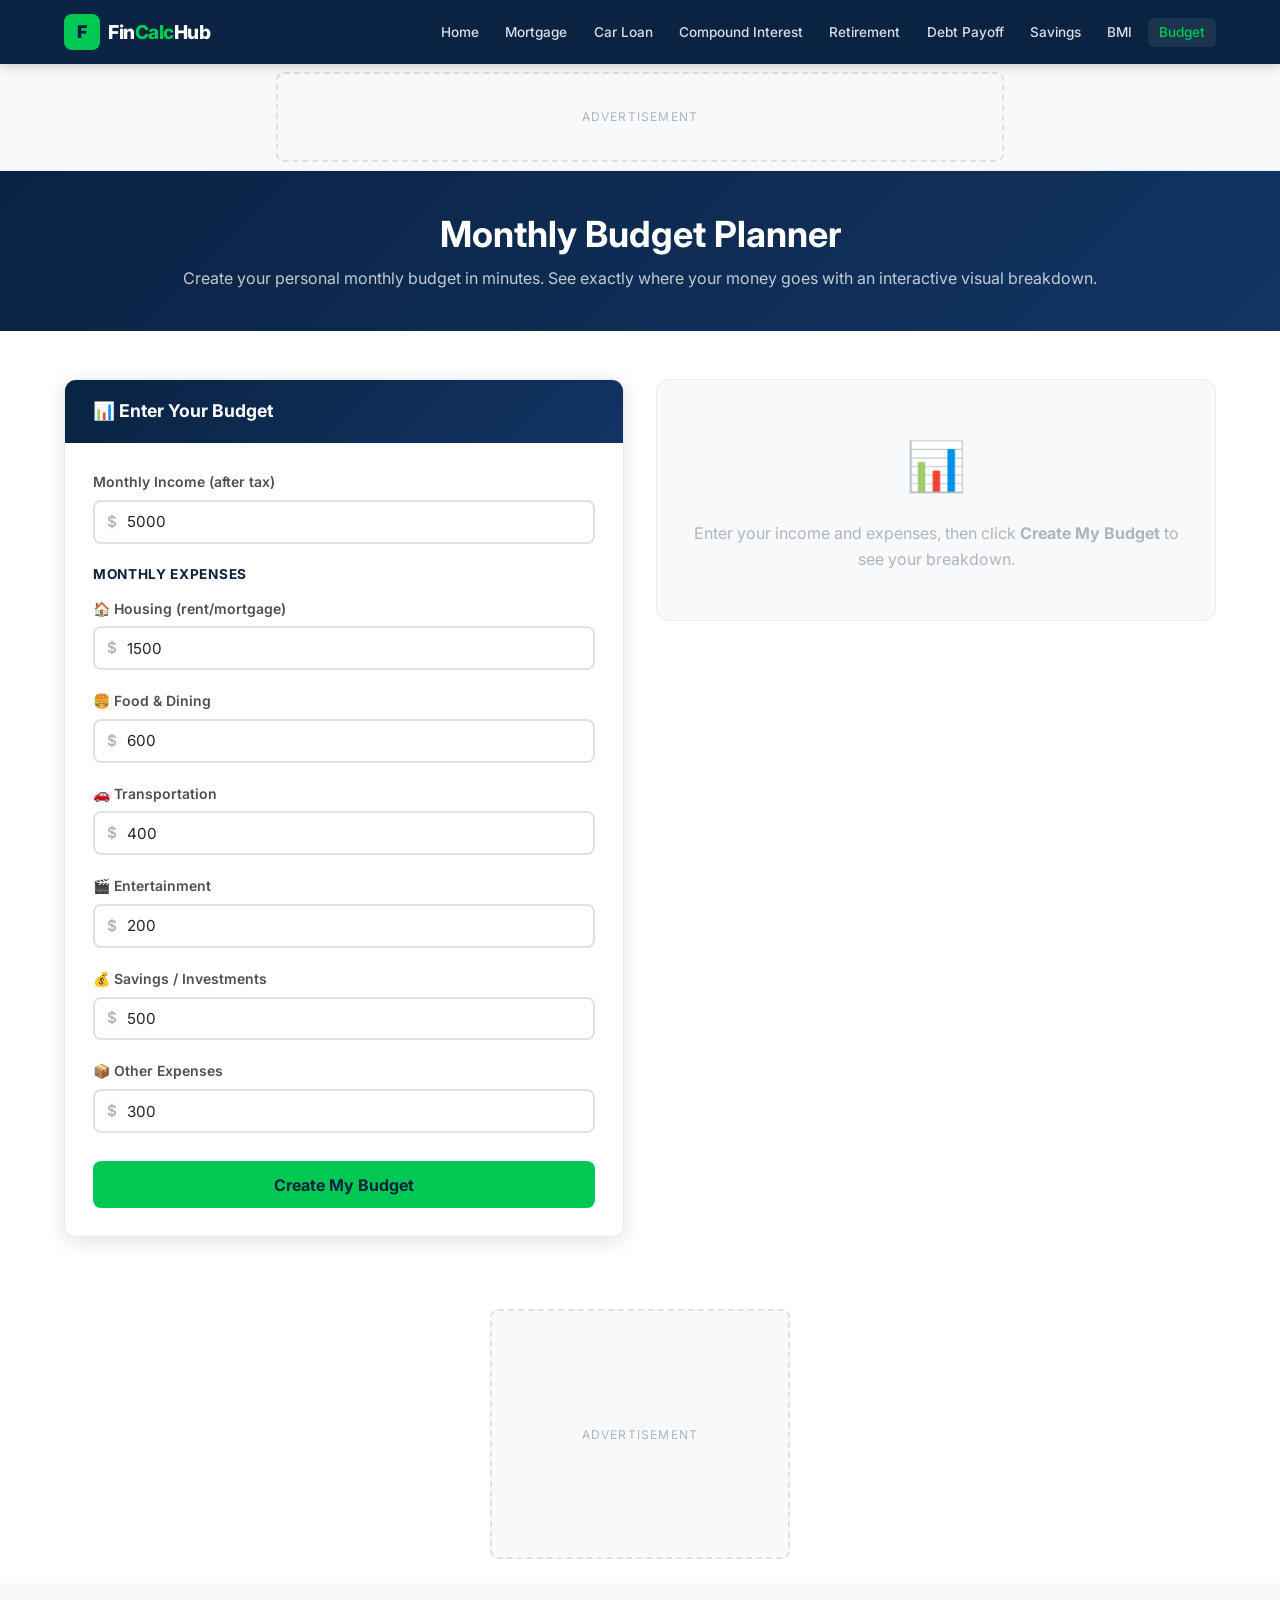
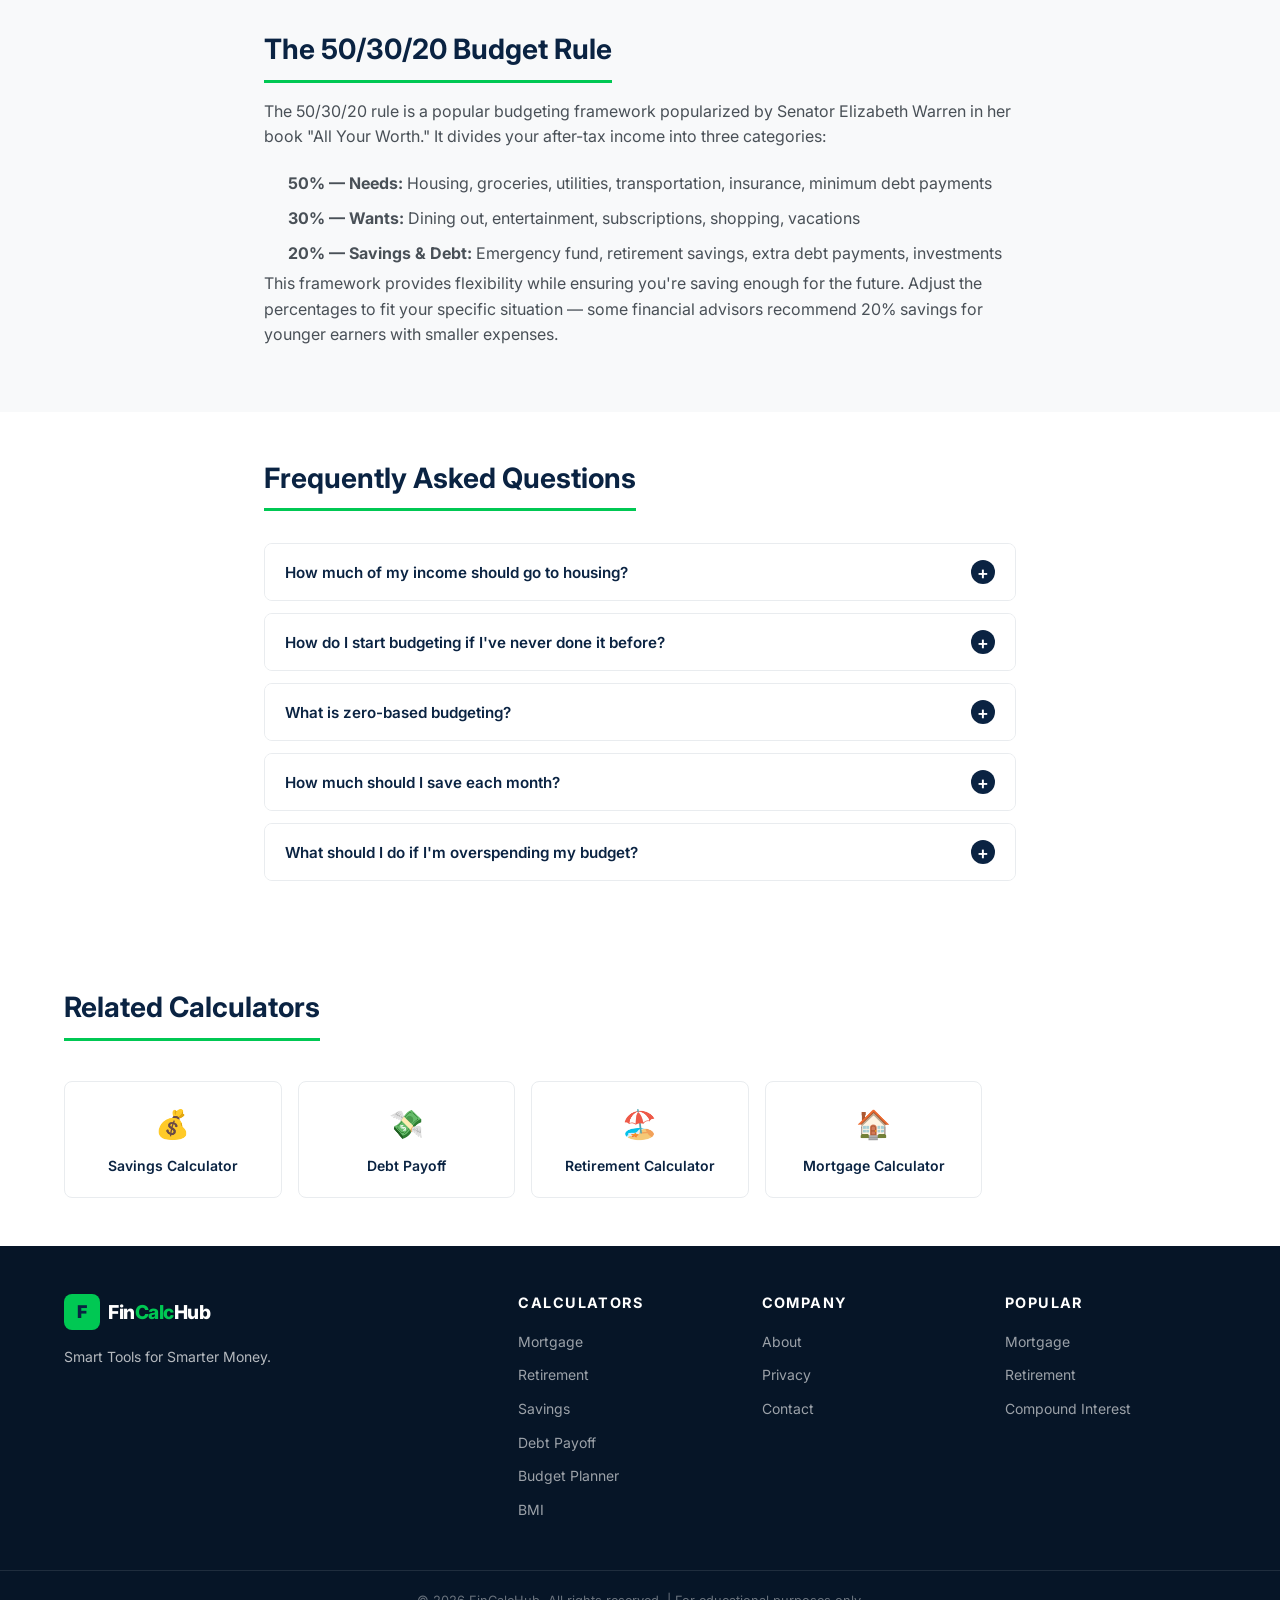
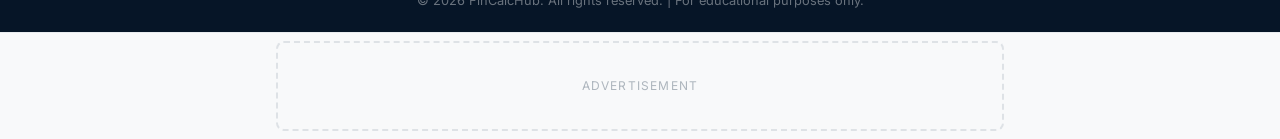
<file: budget-planner.html>
<!DOCTYPE html>
<html lang="en">
<head>
  <meta charset="UTF-8">
  <meta name="viewport" content="width=device-width, initial-scale=1.0">
  <title>Free Monthly Budget Planner | Track Your Spending | FinCalcHub</title>
    <meta name="google-site-verification" content="pEJWjr_8wFHjQpiwa9FmqH_xlCsNVZhlPA5p5AdNtGI" />
  <meta name="description" content="Plan your monthly budget with our free interactive budget planner. Track income vs. expenses with a visual pie chart breakdown. No signup needed — plan your finances in minutes.">
  <meta name="keywords" content="budget planner, monthly budget calculator, personal budget calculator, budget tracker, spending tracker, 50 30 20 budget">
  <meta name="robots" content="index, follow">
  <meta name="author" content="FinCalcHub">
  <link rel="canonical" href="https://david80023216.github.io/fincalchub/budget-planner.html">
  <meta property="og:title" content="Free Monthly Budget Planner | Track Your Spending | FinCalcHub">
  <meta property="og:description" content="Plan your monthly budget with a visual pie chart breakdown. Free interactive budget planner.">
  <meta property="og:type" content="website">
  <meta property="og:url" content="https://david80023216.github.io/fincalchub/budget-planner.html">
  <meta property="og:image" content="https://david80023216.github.io/fincalchub/img/og-image.png">
  <meta name="twitter:card" content="summary_large_image">
  <meta name="twitter:title" content="Free Monthly Budget Planner | FinCalcHub">
  <meta name="twitter:description" content="Plan your monthly budget with interactive pie chart. Free budget planner tool.">
  <link rel="preconnect" href="https://fonts.googleapis.com">
  <link rel="preconnect" href="https://fonts.gstatic.com" crossorigin>
  <link href="https://fonts.googleapis.com/css2?family=Inter:wght@400;500;600;700;800;900&display=swap" rel="stylesheet">
  <link rel="stylesheet" href="css/style.css">
  <script type="application/ld+json">{"@context":"https://schema.org","@type":"WebApplication","name":"Monthly Budget Planner","description":"Plan your monthly budget with an interactive pie chart breakdown.","url":"https://david80023216.github.io/fincalchub/budget-planner.html","applicationCategory":"FinanceApplication","offers":{"@type":"Offer","price":"0","priceCurrency":"USD"},"provider":{"@type":"Organization","name":"FinCalcHub"}}</script>
</head>
<body>
  <header class="site-header">
    <div class="container">
      <div class="header-inner">
        <a href="index.html" class="logo"><div class="logo-icon">F</div><span class="logo-text">Fin<span>Calc</span>Hub</span></a>
        <nav class="main-nav">
          <ul class="nav-list">
            <li><a href="index.html">Home</a></li>
            <li><a href="mortgage-calculator.html">Mortgage</a></li>
            <li><a href="car-loan-calculator.html">Car Loan</a></li>
            <li><a href="compound-interest-calculator.html">Compound Interest</a></li>
            <li><a href="retirement-calculator.html">Retirement</a></li>
            <li><a href="debt-payoff-calculator.html">Debt Payoff</a></li>
            <li><a href="savings-calculator.html">Savings</a></li>
            <li><a href="bmi-calculator.html">BMI</a></li>
            <li><a href="budget-planner.html" class="active">Budget</a></li>
          </ul>
        </nav>
        <button class="hamburger" id="hamburger" aria-label="Toggle menu"><span></span><span></span><span></span></button>
      </div>
    </div>
    <div class="mobile-nav" id="mobile-nav">
      <ul class="mobile-nav-list">
        <li><a href="index.html">🏠 Home</a></li>
        <li><a href="mortgage-calculator.html">🏠 Mortgage</a></li>
        <li><a href="car-loan-calculator.html">🚗 Car Loan</a></li>
        <li><a href="compound-interest-calculator.html">📈 Compound Interest</a></li>
        <li><a href="retirement-calculator.html">🏖️ Retirement</a></li>
        <li><a href="debt-payoff-calculator.html">💸 Debt Payoff</a></li>
        <li><a href="credit-card-payoff-calculator.html">💳 Credit Card</a></li>
        <li><a href="savings-calculator.html">💰 Savings</a></li>
        <li><a href="bmi-calculator.html">⚖️ BMI</a></li>
        <li><a href="budget-planner.html">📊 Budget</a></li>
      </ul>
    </div>
  </header>
  <div class="ad-container ad-header"><div class="ad-placeholder">Advertisement</div></div>

  <main>
    <section class="page-hero">
      <div class="container">
        <h1>Monthly Budget Planner</h1>
        <p>Create your personal monthly budget in minutes. See exactly where your money goes with an interactive visual breakdown.</p>
      </div>
    </section>

    <section class="calc-section">
      <div class="container">
        <div class="calc-layout">
          <div class="calc-box">
            <div class="calc-box-header"><h2>📊 Enter Your Budget</h2></div>
            <div class="calc-box-body">
              <form id="budget-form" novalidate>
                <div class="form-group">
                  <label class="form-label" for="budget-income">Monthly Income (after tax)</label>
                  <div class="input-group">
                    <span class="input-prefix">$</span>
                    <input type="number" id="budget-income" class="form-control has-prefix" placeholder="5,000" min="1" step="100" value="5000">
                  </div>
                </div>
                <p style="font-size:0.85rem;font-weight:700;color:var(--navy);margin-bottom:0.75rem;text-transform:uppercase;letter-spacing:0.05em;">Monthly Expenses</p>
                <div class="form-group">
                  <label class="form-label" for="budget-housing">🏠 Housing (rent/mortgage)</label>
                  <div class="input-group">
                    <span class="input-prefix">$</span>
                    <input type="number" id="budget-housing" class="form-control has-prefix" placeholder="1,500" min="0" step="50" value="1500">
                  </div>
                </div>
                <div class="form-group">
                  <label class="form-label" for="budget-food">🍔 Food &amp; Dining</label>
                  <div class="input-group">
                    <span class="input-prefix">$</span>
                    <input type="number" id="budget-food" class="form-control has-prefix" placeholder="600" min="0" step="25" value="600">
                  </div>
                </div>
                <div class="form-group">
                  <label class="form-label" for="budget-transport">🚗 Transportation</label>
                  <div class="input-group">
                    <span class="input-prefix">$</span>
                    <input type="number" id="budget-transport" class="form-control has-prefix" placeholder="400" min="0" step="25" value="400">
                  </div>
                </div>
                <div class="form-group">
                  <label class="form-label" for="budget-entertainment">🎬 Entertainment</label>
                  <div class="input-group">
                    <span class="input-prefix">$</span>
                    <input type="number" id="budget-entertainment" class="form-control has-prefix" placeholder="200" min="0" step="25" value="200">
                  </div>
                </div>
                <div class="form-group">
                  <label class="form-label" for="budget-savings">💰 Savings / Investments</label>
                  <div class="input-group">
                    <span class="input-prefix">$</span>
                    <input type="number" id="budget-savings" class="form-control has-prefix" placeholder="500" min="0" step="25" value="500">
                  </div>
                </div>
                <div class="form-group">
                  <label class="form-label" for="budget-other">📦 Other Expenses</label>
                  <div class="input-group">
                    <span class="input-prefix">$</span>
                    <input type="number" id="budget-other" class="form-control has-prefix" placeholder="300" min="0" step="25" value="300">
                  </div>
                </div>
                <button type="submit" class="calc-btn">Create My Budget</button>
              </form>
            </div>
          </div>
          <div>
            <div class="results-box hidden" id="budget-result"></div>
            <div id="budget-placeholder" class="results-box" style="text-align:center;color:var(--gray-500);padding:3rem 1.75rem;">
              <div style="font-size:3rem;margin-bottom:1rem;">📊</div>
              <p style="margin:0;">Enter your income and expenses, then click <strong>Create My Budget</strong> to see your breakdown.</p>
            </div>
          </div>
        </div>
      </div>
    </section>

    <div class="ad-container ad-inline" style="text-align:center;padding:1.5rem 0;"><div class="ad-placeholder">Advertisement</div></div>

    <section class="content-section section-alt">
      <div class="container" style="max-width:800px;">
        <h2>The 50/30/20 Budget Rule</h2>
        <p>The 50/30/20 rule is a popular budgeting framework popularized by Senator Elizabeth Warren in her book "All Your Worth." It divides your after-tax income into three categories:</p>
        <ul style="padding-left:1.5rem;color:var(--gray-700);line-height:2.2;">
          <li><strong>50% — Needs:</strong> Housing, groceries, utilities, transportation, insurance, minimum debt payments</li>
          <li><strong>30% — Wants:</strong> Dining out, entertainment, subscriptions, shopping, vacations</li>
          <li><strong>20% — Savings &amp; Debt:</strong> Emergency fund, retirement savings, extra debt payments, investments</li>
        </ul>
        <p>This framework provides flexibility while ensuring you're saving enough for the future. Adjust the percentages to fit your specific situation — some financial advisors recommend 20% savings for younger earners with smaller expenses.</p>
      </div>
    </section>

    <section class="content-section">
      <div class="container" style="max-width:800px;">
        <h2>Frequently Asked Questions</h2>
        <div class="faq-list">
          <div class="faq-item">
            <button class="faq-question">How much of my income should go to housing? <span class="faq-icon">+</span></button>
            <div class="faq-answer">The traditional rule is to spend no more than 30% of your gross income on housing. However, in high-cost cities this may be unavoidable. Some financial experts use 28% of gross income as the maximum for housing costs (mortgage/rent + insurance + taxes). Try to keep housing under 35% to maintain financial flexibility.</div>
          </div>
          <div class="faq-item">
            <button class="faq-question">How do I start budgeting if I've never done it before? <span class="faq-icon">+</span></button>
            <div class="faq-answer">Start by tracking your spending for one month to understand where your money actually goes. Use our budget planner to set targets. Then automate: set up automatic transfers to savings on payday so you never have to think about it. Review your budget monthly and adjust as needed. The best budget is one you'll actually follow.</div>
          </div>
          <div class="faq-item">
            <button class="faq-question">What is zero-based budgeting? <span class="faq-icon">+</span></button>
            <div class="faq-answer">Zero-based budgeting means assigning every dollar of income a specific purpose so that income minus expenses equals zero. You're not spending all your money — savings and investments count as expenses. This method forces intentional decisions about every dollar and is popular with people who want maximum control over their finances.</div>
          </div>
          <div class="faq-item">
            <button class="faq-question">How much should I save each month? <span class="faq-icon">+</span></button>
            <div class="faq-answer">Financial advisors generally recommend saving at least 20% of your take-home pay. Start with building an emergency fund of 3–6 months of expenses, then focus on retirement (max out employer 401k match, then IRA). After that, save for specific goals. Even saving 10% is significantly better than nothing — start where you can and increase over time.</div>
          </div>
          <div class="faq-item">
            <button class="faq-question">What should I do if I'm overspending my budget? <span class="faq-icon">+</span></button>
            <div class="faq-answer">First, identify the biggest overspending categories. Look for subscriptions you can cancel, reduce dining out, and find cheaper alternatives for recurring expenses. Consider increasing income through side work. Prioritize: cut wants before needs, and protect savings. It's also worth reviewing if your income is simply too low relative to your area's cost of living.</div>
          </div>
        </div>
      </div>
    </section>

    <section class="content-section">
      <div class="container">
        <h2>Related Calculators</h2>
        <div class="related-grid">
          <a href="savings-calculator.html" class="related-card"><div class="icon">💰</div>Savings Calculator</a>
          <a href="debt-payoff-calculator.html" class="related-card"><div class="icon">💸</div>Debt Payoff</a>
          <a href="retirement-calculator.html" class="related-card"><div class="icon">🏖️</div>Retirement Calculator</a>
          <a href="mortgage-calculator.html" class="related-card"><div class="icon">🏠</div>Mortgage Calculator</a>
        </div>
      </div>
    </section>
  </main>

  <footer class="site-footer">
    <div class="container">
      <div class="footer-grid">
        <div class="footer-brand"><a href="index.html" class="logo"><div class="logo-icon">F</div><span class="logo-text">Fin<span>Calc</span>Hub</span></a><p>Smart Tools for Smarter Money.</p></div>
        <div class="footer-col"><h4>Calculators</h4><ul><li><a href="mortgage-calculator.html">Mortgage</a></li><li><a href="retirement-calculator.html">Retirement</a></li><li><a href="savings-calculator.html">Savings</a></li><li><a href="debt-payoff-calculator.html">Debt Payoff</a></li><li><a href="budget-planner.html">Budget Planner</a></li><li><a href="bmi-calculator.html">BMI</a></li></ul></div>
        <div class="footer-col"><h4>Company</h4><ul><li><a href="about.html">About</a></li><li><a href="about.html#privacy">Privacy</a></li><li><a href="about.html#contact">Contact</a></li></ul></div>
        <div class="footer-col"><h4>Popular</h4><ul><li><a href="mortgage-calculator.html">Mortgage</a></li><li><a href="retirement-calculator.html">Retirement</a></li><li><a href="compound-interest-calculator.html">Compound Interest</a></li></ul></div>
      </div>
    </div>
    <div class="footer-bottom"><div class="container">© 2026 FinCalcHub. All rights reserved. | For educational purposes only.</div></div>
  </footer>
  <div class="ad-footer-wrap"><div class="ad-container ad-footer"><div class="ad-placeholder">Advertisement</div></div></div>
  <script src="js/main.js"></script>
  <script>
    document.getElementById('budget-form').addEventListener('submit', function() {
      document.getElementById('budget-placeholder').style.display = 'none';
      document.getElementById('budget-result').classList.remove('hidden');
    });
  </script>
</body>
</html>
</file>
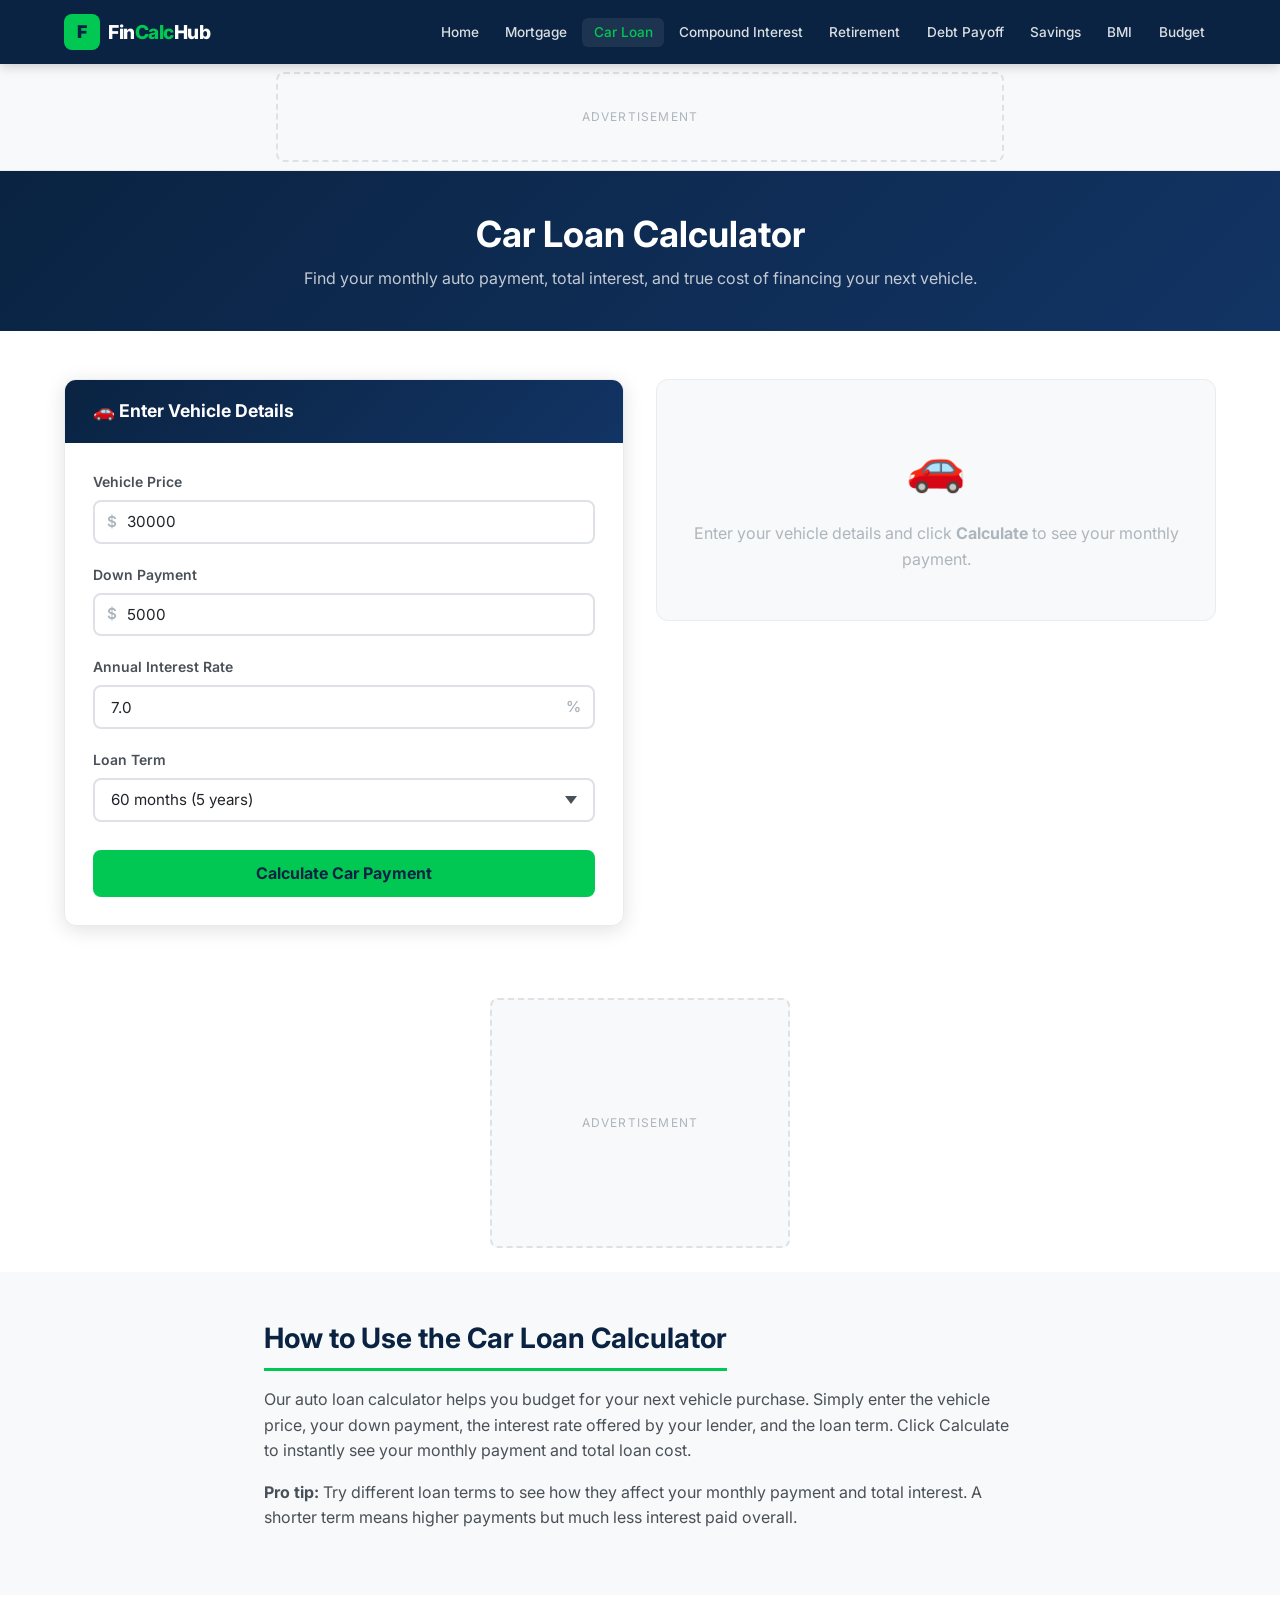
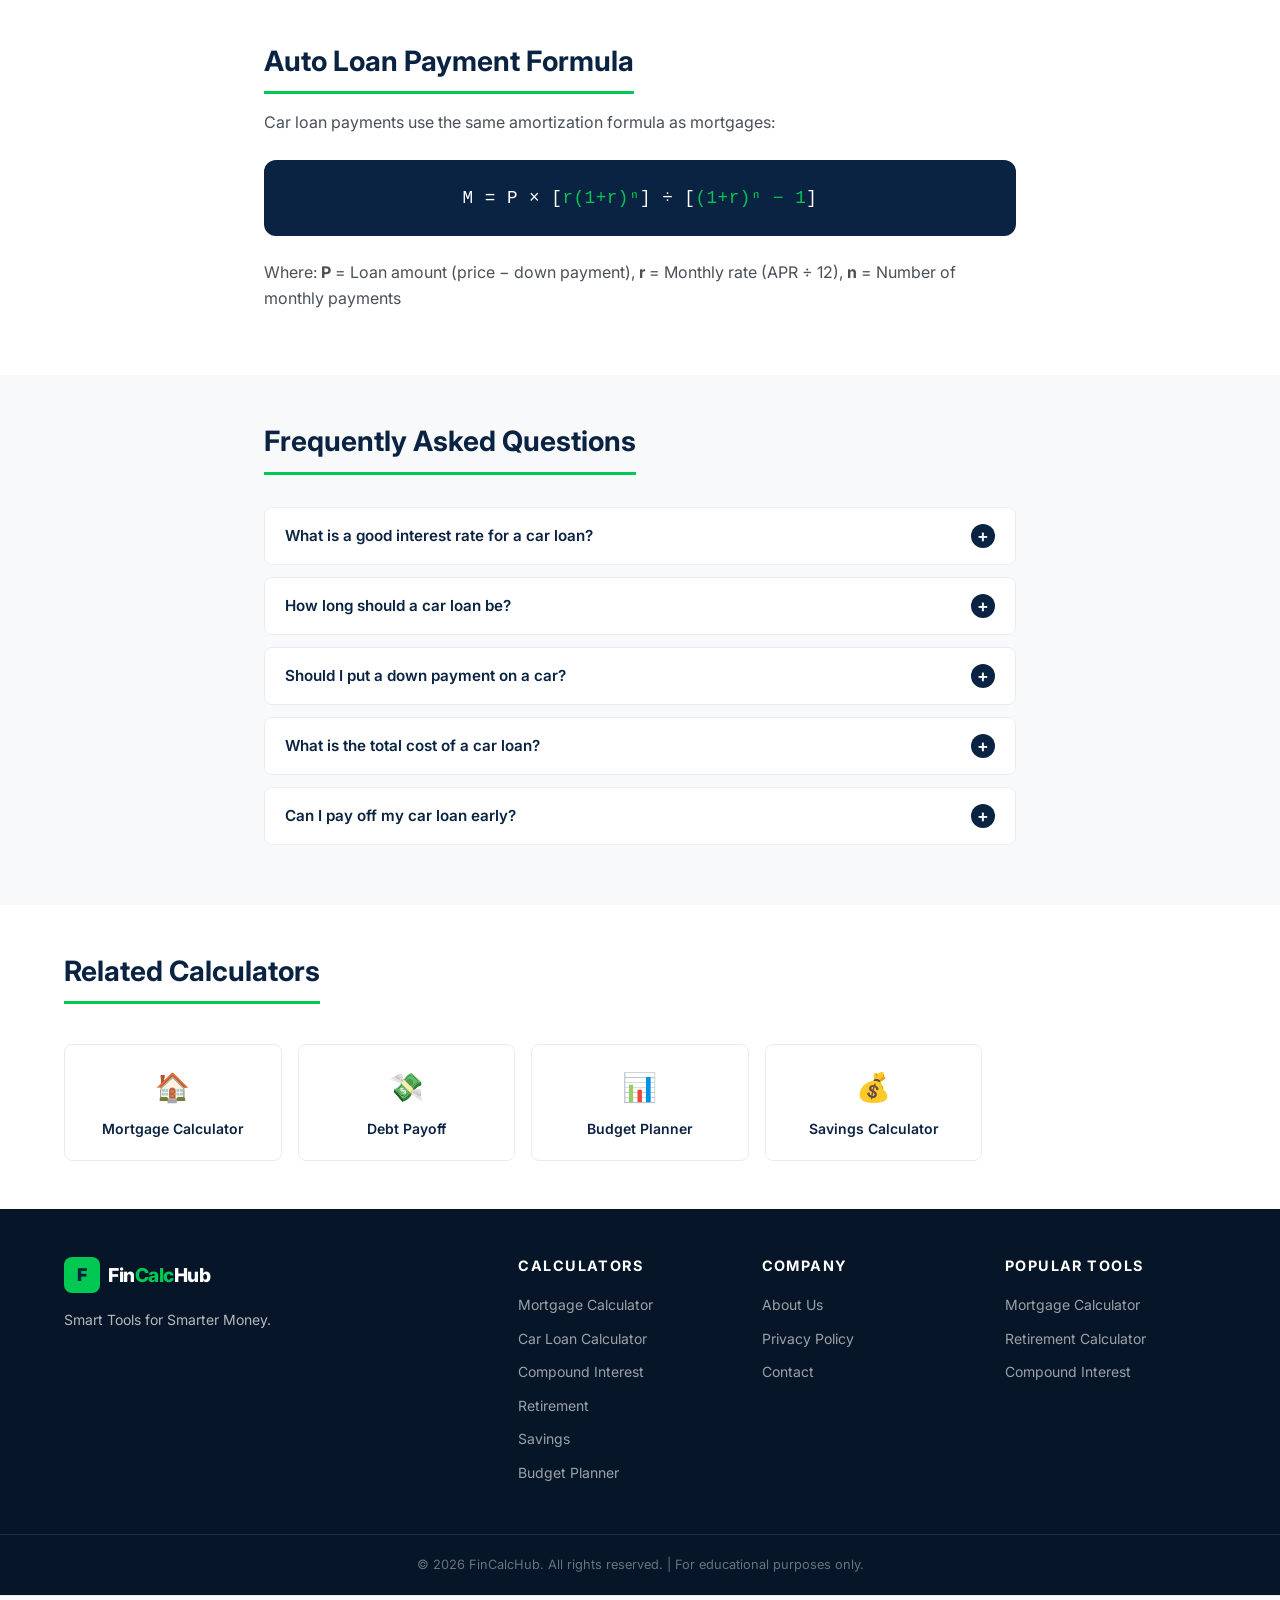
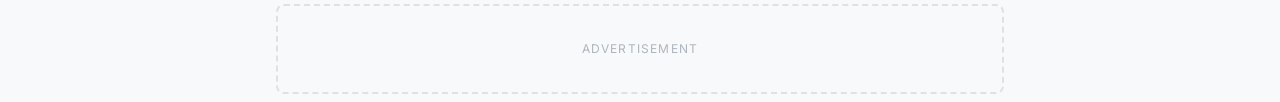
<file: car-loan-calculator.html>
<!DOCTYPE html>
<html lang="en">
<head>
  <meta charset="UTF-8">
  <meta name="viewport" content="width=device-width, initial-scale=1.0">
  <title>Free Car Loan Calculator | Monthly Auto Payment | FinCalcHub</title>
    <meta name="google-site-verification" content="pEJWjr_8wFHjQpiwa9FmqH_xlCsNVZhlPA5p5AdNtGI" />
  <meta name="description" content="Calculate your monthly car payment, total interest, and true auto loan cost instantly. Free car loan calculator — enter vehicle price, rate, and term to see your payment.">
  <meta name="keywords" content="car loan calculator, auto loan calculator, car payment calculator, vehicle loan calculator, monthly car payment">
  <meta name="robots" content="index, follow">
  <meta name="author" content="FinCalcHub">
  <link rel="canonical" href="https://david80023216.github.io/fincalchub/car-loan-calculator.html">
  <meta property="og:title" content="Free Car Loan Calculator | Monthly Auto Payment | FinCalcHub">
  <meta property="og:description" content="Calculate your monthly car payment, total interest, and true auto loan cost instantly. Free car loan calculator.">
  <meta property="og:type" content="website">
  <meta property="og:url" content="https://david80023216.github.io/fincalchub/car-loan-calculator.html">
  <meta property="og:image" content="https://david80023216.github.io/fincalchub/img/og-image.png">
  <meta name="twitter:card" content="summary_large_image">
  <meta name="twitter:title" content="Free Car Loan Calculator | FinCalcHub">
  <meta name="twitter:description" content="Calculate your monthly car payment instantly. Free auto loan calculator.">
  <link rel="preconnect" href="https://fonts.googleapis.com">
  <link rel="preconnect" href="https://fonts.gstatic.com" crossorigin>
  <link href="https://fonts.googleapis.com/css2?family=Inter:wght@400;500;600;700;800;900&display=swap" rel="stylesheet">
  <link rel="stylesheet" href="css/style.css">
  <script type="application/ld+json">
  {
    "@context": "https://schema.org",
    "@type": "WebApplication",
    "name": "Car Loan Calculator",
    "description": "Calculate your monthly car payment, total interest, and true auto loan cost.",
    "url": "https://david80023216.github.io/fincalchub/car-loan-calculator.html",
    "applicationCategory": "FinanceApplication",
    "offers": { "@type": "Offer", "price": "0", "priceCurrency": "USD" },
    "provider": { "@type": "Organization", "name": "FinCalcHub" }
  }
  </script>
  <script type="application/ld+json">
  {
    "@context": "https://schema.org",
    "@type": "FAQPage",
    "mainEntity": [
      { "@type": "Question", "name": "What is a good interest rate for a car loan?", "acceptedAnswer": { "@type": "Answer", "text": "Good car loan rates vary by credit score. Excellent credit (720+) can get rates as low as 3–5%. Average credit (660–719) typically sees 6–9%. Rates below 6% are generally considered good in most markets." } },
      { "@type": "Question", "name": "How long should a car loan be?", "acceptedAnswer": { "@type": "Answer", "text": "Financial experts recommend car loan terms of 48–60 months (4–5 years). While 72 or 84-month loans offer lower monthly payments, they result in significantly more interest paid and risk of being underwater on the loan." } },
      { "@type": "Question", "name": "Should I put a down payment on a car?", "acceptedAnswer": { "@type": "Answer", "text": "Yes — a down payment of 10–20% is recommended. It reduces your loan amount, lowers your monthly payment, reduces total interest paid, and helps prevent being underwater (owing more than the car is worth)." } },
      { "@type": "Question", "name": "What is the total cost of a car loan?", "acceptedAnswer": { "@type": "Answer", "text": "The total cost includes the principal (vehicle price minus down payment) plus all interest paid over the loan term. Use our calculator to see the exact total — it can be thousands more than the sticker price." } },
      { "@type": "Question", "name": "Can I pay off my car loan early?", "acceptedAnswer": { "@type": "Answer", "text": "Yes, most car loans allow early payoff. Paying extra toward principal reduces your loan balance faster and saves on interest. Check with your lender for any prepayment penalties, though most modern auto loans have none." } }
    ]
  }
  </script>
</head>
<body>
  <header class="site-header">
    <div class="container">
      <div class="header-inner">
        <a href="index.html" class="logo"><div class="logo-icon">F</div><span class="logo-text">Fin<span>Calc</span>Hub</span></a>
        <nav class="main-nav" aria-label="Main navigation">
          <ul class="nav-list">
            <li><a href="index.html">Home</a></li>
            <li><a href="mortgage-calculator.html">Mortgage</a></li>
            <li><a href="car-loan-calculator.html" class="active">Car Loan</a></li>
            <li><a href="compound-interest-calculator.html">Compound Interest</a></li>
            <li><a href="retirement-calculator.html">Retirement</a></li>
            <li><a href="debt-payoff-calculator.html">Debt Payoff</a></li>
            <li><a href="savings-calculator.html">Savings</a></li>
            <li><a href="bmi-calculator.html">BMI</a></li>
            <li><a href="budget-planner.html">Budget</a></li>
          </ul>
        </nav>
        <button class="hamburger" id="hamburger" aria-label="Toggle menu"><span></span><span></span><span></span></button>
      </div>
    </div>
    <div class="mobile-nav" id="mobile-nav">
      <ul class="mobile-nav-list">
        <li><a href="index.html">🏠 Home</a></li>
        <li><a href="mortgage-calculator.html">🏠 Mortgage Calculator</a></li>
        <li><a href="car-loan-calculator.html">🚗 Car Loan Calculator</a></li>
        <li><a href="compound-interest-calculator.html">📈 Compound Interest</a></li>
        <li><a href="retirement-calculator.html">🏖️ Retirement Calculator</a></li>
        <li><a href="debt-payoff-calculator.html">💸 Debt Payoff</a></li>
        <li><a href="credit-card-payoff-calculator.html">💳 Credit Card Payoff</a></li>
        <li><a href="savings-calculator.html">💰 Savings Calculator</a></li>
        <li><a href="bmi-calculator.html">⚖️ BMI Calculator</a></li>
        <li><a href="budget-planner.html">📊 Budget Planner</a></li>
      </ul>
    </div>
  </header>
  <div class="ad-container ad-header"><div class="ad-placeholder">Advertisement</div></div>

  <main>
    <section class="page-hero">
      <div class="container">
        <h1>Car Loan Calculator</h1>
        <p>Find your monthly auto payment, total interest, and true cost of financing your next vehicle.</p>
      </div>
    </section>

    <section class="calc-section">
      <div class="container">
        <div class="calc-layout">
          <div class="calc-box">
            <div class="calc-box-header"><h2>🚗 Enter Vehicle Details</h2></div>
            <div class="calc-box-body">
              <form id="car-loan-form" novalidate>
                <div class="form-group">
                  <label class="form-label" for="vehicle-price">Vehicle Price</label>
                  <div class="input-group">
                    <span class="input-prefix">$</span>
                    <input type="number" id="vehicle-price" class="form-control has-prefix" placeholder="30,000" min="1" step="500" value="30000">
                  </div>
                  <div class="error-msg" id="vehicle-price-error"></div>
                </div>
                <div class="form-group">
                  <label class="form-label" for="car-down-payment">Down Payment</label>
                  <div class="input-group">
                    <span class="input-prefix">$</span>
                    <input type="number" id="car-down-payment" class="form-control has-prefix" placeholder="5,000" min="0" step="500" value="5000">
                  </div>
                  <div class="error-msg" id="car-down-payment-error"></div>
                </div>
                <div class="form-group">
                  <label class="form-label" for="car-rate">Annual Interest Rate</label>
                  <div class="input-group">
                    <input type="number" id="car-rate" class="form-control has-suffix" placeholder="7.0" min="0" max="30" step="0.1" value="7.0">
                    <span class="input-suffix">%</span>
                  </div>
                  <div class="error-msg" id="car-rate-error"></div>
                </div>
                <div class="form-group">
                  <label class="form-label" for="car-term">Loan Term</label>
                  <select id="car-term" class="form-control">
                    <option value="24">24 months (2 years)</option>
                    <option value="36">36 months (3 years)</option>
                    <option value="48">48 months (4 years)</option>
                    <option value="60" selected>60 months (5 years)</option>
                    <option value="72">72 months (6 years)</option>
                    <option value="84">84 months (7 years)</option>
                  </select>
                  <div class="error-msg" id="car-term-error"></div>
                </div>
                <button type="submit" class="calc-btn">Calculate Car Payment</button>
              </form>
            </div>
          </div>
          <div>
            <div class="results-box hidden" id="car-result"></div>
            <div id="car-placeholder" class="results-box" style="text-align:center;color:var(--gray-500);padding:3rem 1.75rem;">
              <div style="font-size:3rem;margin-bottom:1rem;">🚗</div>
              <p style="margin:0;">Enter your vehicle details and click <strong>Calculate</strong> to see your monthly payment.</p>
            </div>
          </div>
        </div>
      </div>
    </section>

    <div class="ad-container ad-inline" style="text-align:center;padding:1.5rem 0;"><div class="ad-placeholder">Advertisement</div></div>

    <section class="content-section section-alt">
      <div class="container" style="max-width:800px;">
        <h2>How to Use the Car Loan Calculator</h2>
        <p>Our auto loan calculator helps you budget for your next vehicle purchase. Simply enter the vehicle price, your down payment, the interest rate offered by your lender, and the loan term. Click Calculate to instantly see your monthly payment and total loan cost.</p>
        <p><strong>Pro tip:</strong> Try different loan terms to see how they affect your monthly payment and total interest. A shorter term means higher payments but much less interest paid overall.</p>
      </div>
    </section>

    <section class="content-section">
      <div class="container" style="max-width:800px;">
        <h2>Auto Loan Payment Formula</h2>
        <p>Car loan payments use the same amortization formula as mortgages:</p>
        <div class="formula-box">
          M = P × [<span>r(1+r)ⁿ</span>] ÷ [<span>(1+r)ⁿ − 1</span>]
        </div>
        <p>Where: <strong>P</strong> = Loan amount (price − down payment), <strong>r</strong> = Monthly rate (APR ÷ 12), <strong>n</strong> = Number of monthly payments</p>
      </div>
    </section>

    <section class="content-section section-alt">
      <div class="container" style="max-width:800px;">
        <h2>Frequently Asked Questions</h2>
        <div class="faq-list">
          <div class="faq-item">
            <button class="faq-question">What is a good interest rate for a car loan? <span class="faq-icon">+</span></button>
            <div class="faq-answer">Good car loan rates vary by credit score. Excellent credit (720+) can get rates as low as 3–5%. Average credit (660–719) typically sees 6–9%. Rates above 15% are considered very high. Always shop multiple lenders and check your credit union before accepting dealer financing.</div>
          </div>
          <div class="faq-item">
            <button class="faq-question">How long should a car loan be? <span class="faq-icon">+</span></button>
            <div class="faq-answer">Financial experts recommend 48–60 months (4–5 years). While 72 or 84-month loans offer lower monthly payments, you end up paying significantly more in interest and risk being "underwater" — owing more than the car is worth. Cars depreciate quickly, so shorter terms are usually wiser financially.</div>
          </div>
          <div class="faq-item">
            <button class="faq-question">Should I put a down payment on a car? <span class="faq-icon">+</span></button>
            <div class="faq-answer">Yes — financial advisors typically recommend 10–20% down. Benefits include: lower monthly payments, less total interest paid, reduced risk of negative equity, and potentially a better interest rate from the lender. Even a modest down payment makes a significant difference.</div>
          </div>
          <div class="faq-item">
            <button class="faq-question">What is the total cost of a car loan? <span class="faq-icon">+</span></button>
            <div class="faq-answer">The total cost is the sum of all your monthly payments over the loan term, which includes both the principal (amount borrowed) and all interest. For example, a $25,000 loan at 7% for 60 months has total payments of about $29,700 — meaning you pay $4,700 in interest.</div>
          </div>
          <div class="faq-item">
            <button class="faq-question">Can I pay off my car loan early? <span class="faq-icon">+</span></button>
            <div class="faq-answer">Yes, most auto loans allow early payoff without penalty (check your loan agreement). Making extra payments toward principal reduces your balance faster and saves on interest. Even paying an extra $50–$100/month can shorten your loan by several months and save hundreds in interest.</div>
          </div>
        </div>
      </div>
    </section>

    <section class="content-section">
      <div class="container">
        <h2>Related Calculators</h2>
        <div class="related-grid">
          <a href="mortgage-calculator.html" class="related-card"><div class="icon">🏠</div>Mortgage Calculator</a>
          <a href="debt-payoff-calculator.html" class="related-card"><div class="icon">💸</div>Debt Payoff</a>
          <a href="budget-planner.html" class="related-card"><div class="icon">📊</div>Budget Planner</a>
          <a href="savings-calculator.html" class="related-card"><div class="icon">💰</div>Savings Calculator</a>
        </div>
      </div>
    </section>
  </main>

  <footer class="site-footer">
    <div class="container">
      <div class="footer-grid">
        <div class="footer-brand">
          <a href="index.html" class="logo"><div class="logo-icon">F</div><span class="logo-text">Fin<span>Calc</span>Hub</span></a>
          <p>Smart Tools for Smarter Money.</p>
        </div>
        <div class="footer-col">
          <h4>Calculators</h4>
          <ul>
            <li><a href="mortgage-calculator.html">Mortgage Calculator</a></li>
            <li><a href="car-loan-calculator.html">Car Loan Calculator</a></li>
            <li><a href="compound-interest-calculator.html">Compound Interest</a></li>
            <li><a href="retirement-calculator.html">Retirement</a></li>
            <li><a href="savings-calculator.html">Savings</a></li>
            <li><a href="budget-planner.html">Budget Planner</a></li>
          </ul>
        </div>
        <div class="footer-col">
          <h4>Company</h4>
          <ul>
            <li><a href="about.html">About Us</a></li>
            <li><a href="about.html#privacy">Privacy Policy</a></li>
            <li><a href="about.html#contact">Contact</a></li>
          </ul>
        </div>
        <div class="footer-col">
          <h4>Popular Tools</h4>
          <ul>
            <li><a href="mortgage-calculator.html">Mortgage Calculator</a></li>
            <li><a href="retirement-calculator.html">Retirement Calculator</a></li>
            <li><a href="compound-interest-calculator.html">Compound Interest</a></li>
          </ul>
        </div>
      </div>
    </div>
    <div class="footer-bottom"><div class="container">© 2026 FinCalcHub. All rights reserved. | For educational purposes only.</div></div>
  </footer>
  <div class="ad-footer-wrap"><div class="ad-container ad-footer"><div class="ad-placeholder">Advertisement</div></div></div>
  <script src="js/main.js"></script>
  <script>
    document.getElementById('car-loan-form').addEventListener('submit', function() {
      document.getElementById('car-placeholder').style.display = 'none';
    });
  </script>
</body>
</html>
</file>
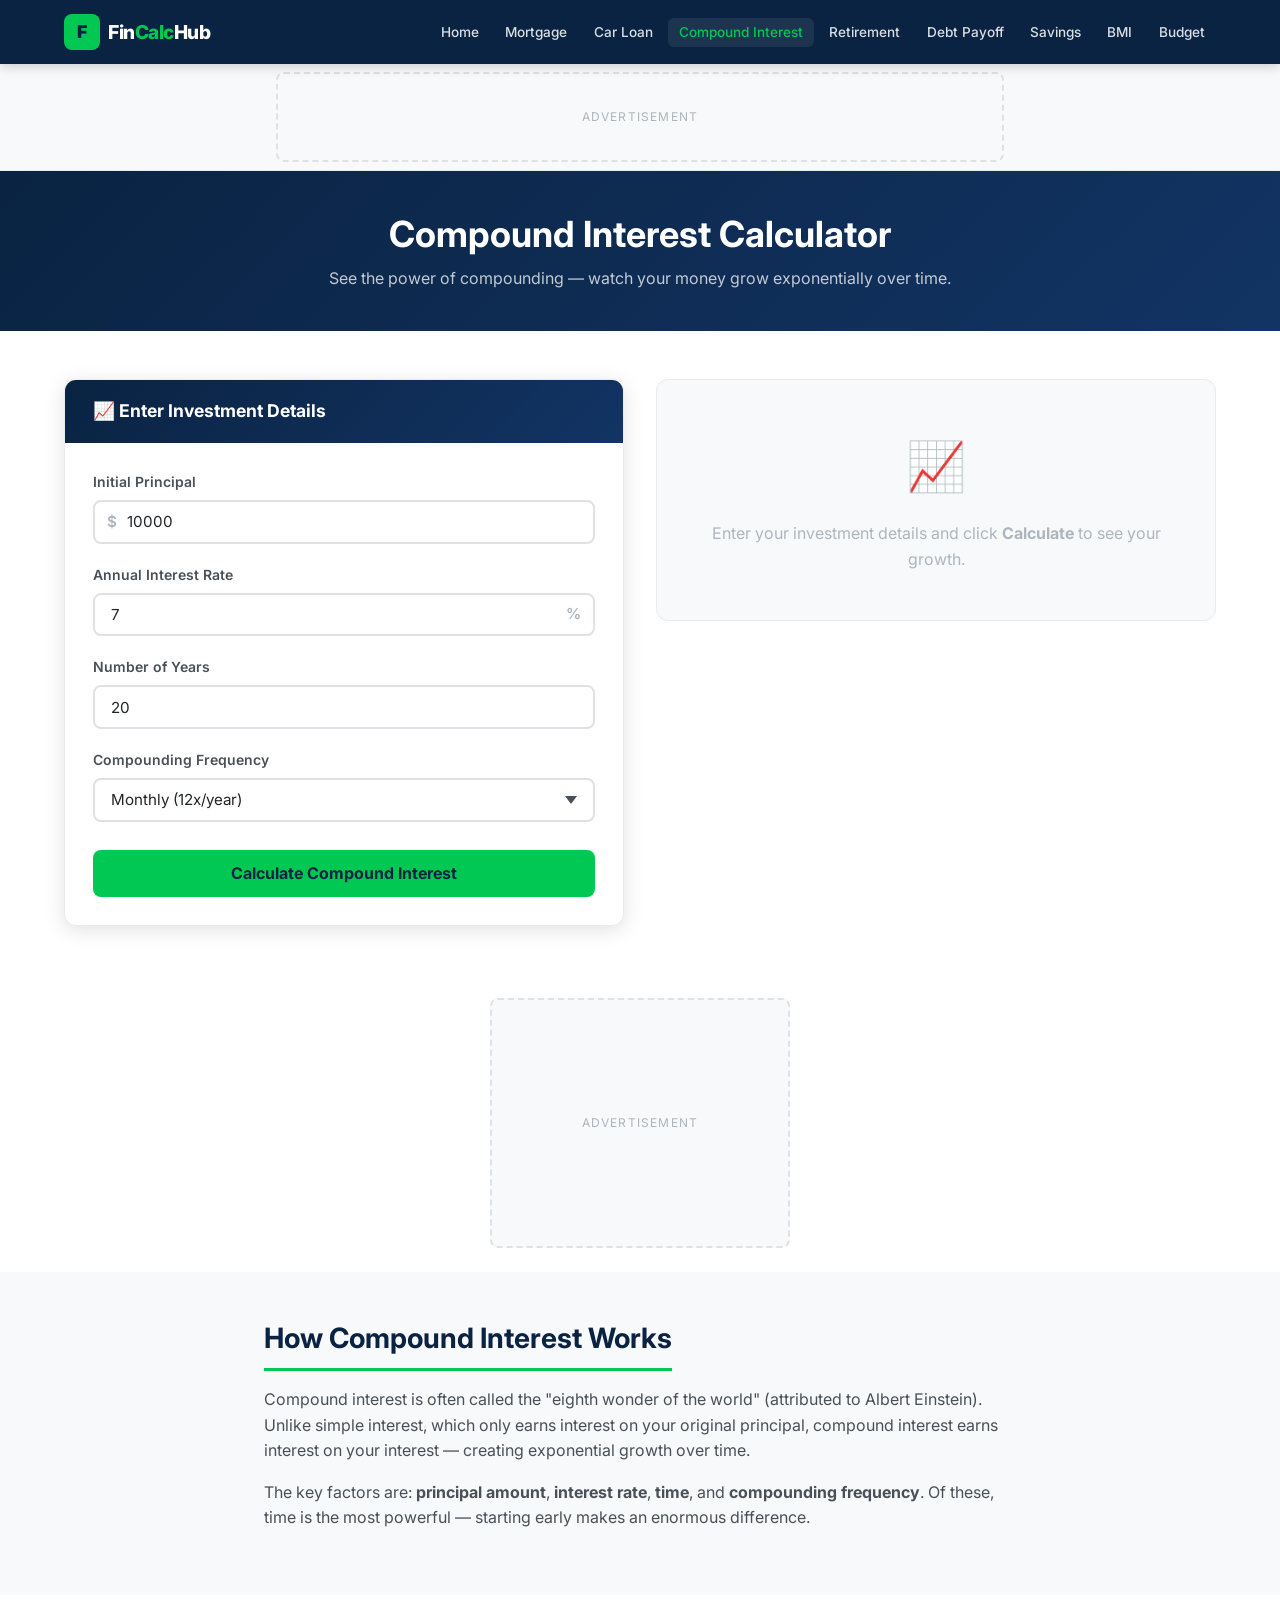
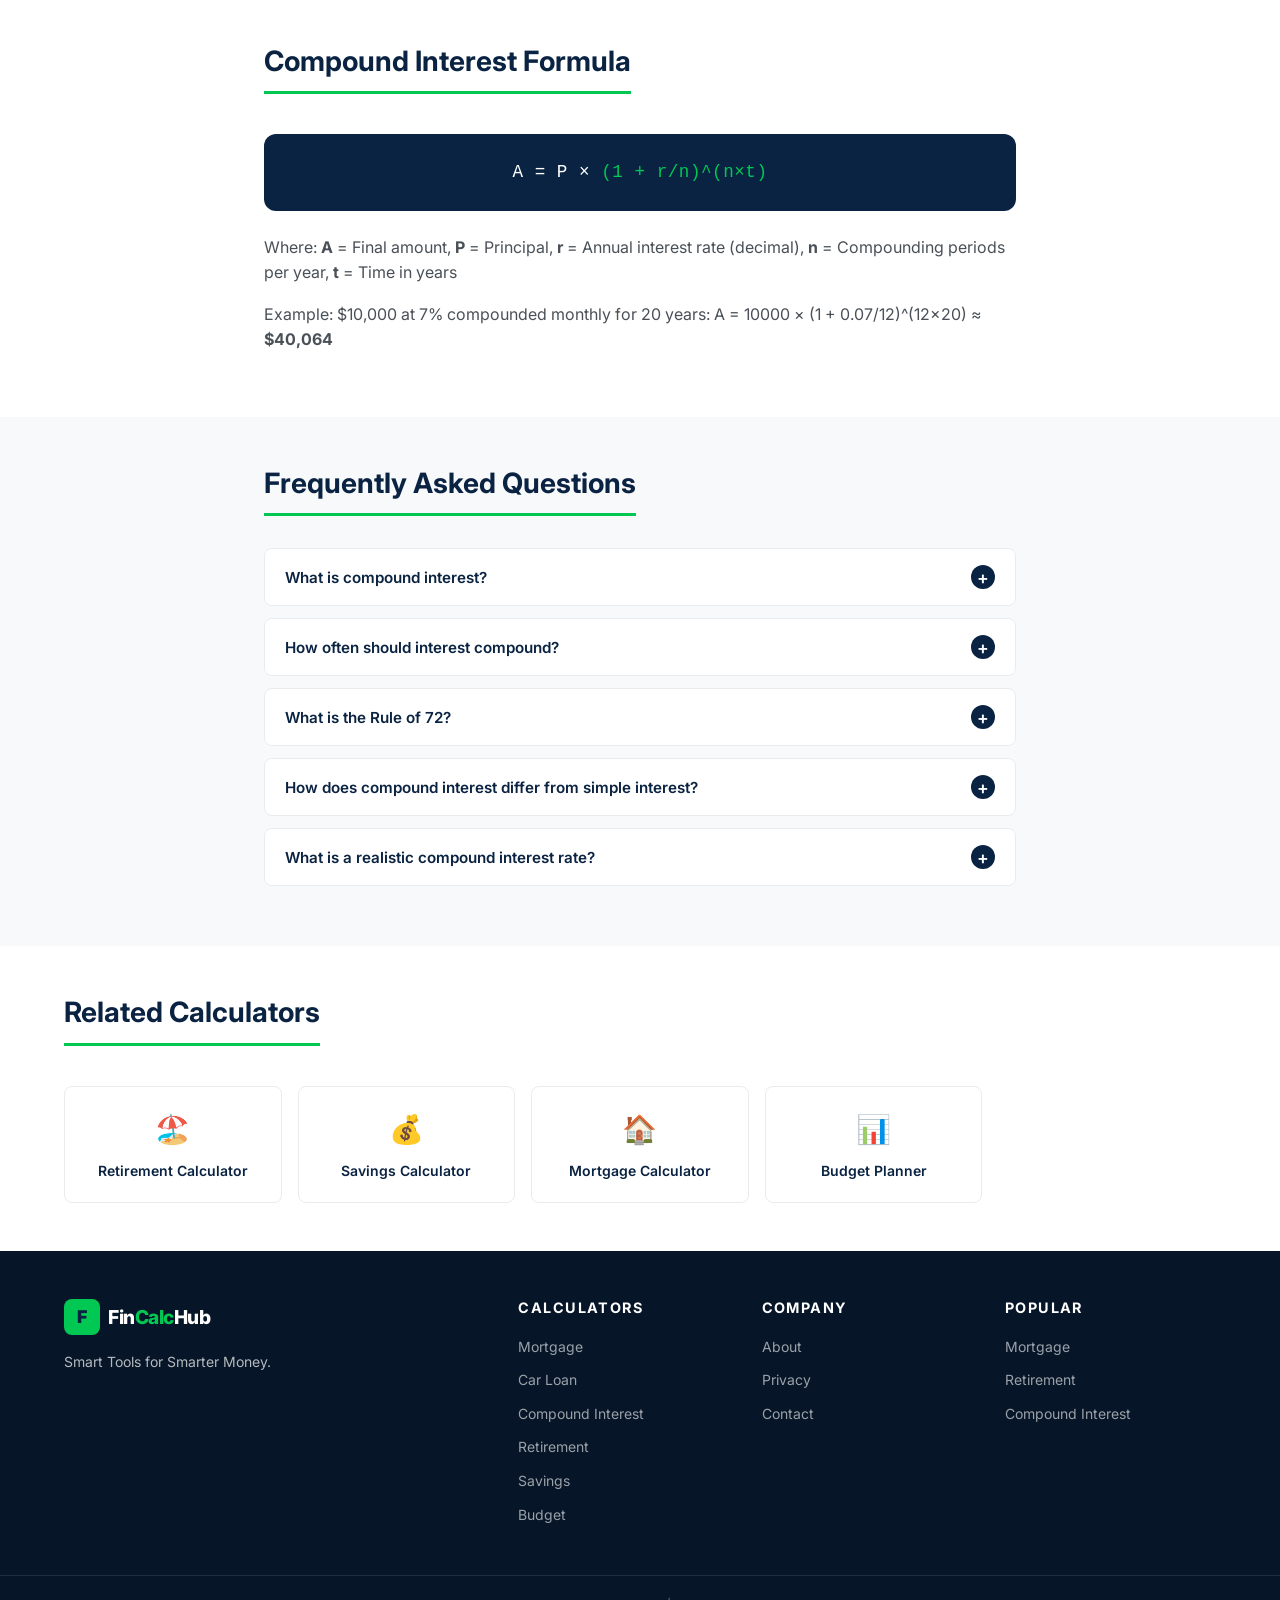
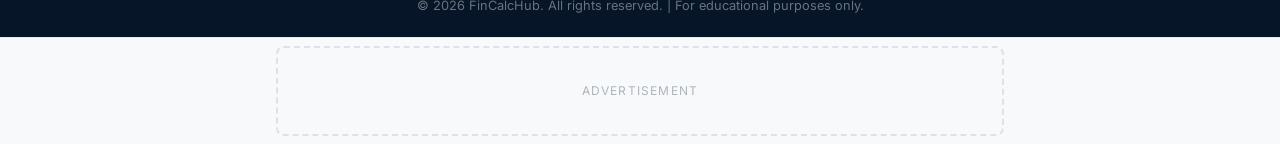
<file: compound-interest-calculator.html>
<!DOCTYPE html>
<html lang="en">
<head>
  <meta charset="UTF-8">
  <meta name="viewport" content="width=device-width, initial-scale=1.0">
  <title>Compound Interest Calculator | Watch Your Money Grow | FinCalcHub</title>
    <meta name="google-site-verification" content="pEJWjr_8wFHjQpiwa9FmqH_xlCsNVZhlPA5p5AdNtGI" />
  <meta name="description" content="Calculate compound interest and see how your investment grows over time. Free compound interest calculator with yearly breakdown — choose your compounding frequency.">
  <meta name="keywords" content="compound interest calculator, investment calculator, interest calculator, compound interest formula, savings growth calculator">
  <meta name="robots" content="index, follow">
  <meta name="author" content="FinCalcHub">
  <link rel="canonical" href="https://david80023216.github.io/fincalchub/compound-interest-calculator.html">
  <meta property="og:title" content="Compound Interest Calculator | Watch Your Money Grow | FinCalcHub">
  <meta property="og:description" content="See how your investments grow with compound interest. Free calculator with yearly breakdown.">
  <meta property="og:type" content="website">
  <meta property="og:url" content="https://david80023216.github.io/fincalchub/compound-interest-calculator.html">
  <meta property="og:image" content="https://david80023216.github.io/fincalchub/img/og-image.png">
  <meta name="twitter:card" content="summary_large_image">
  <meta name="twitter:title" content="Compound Interest Calculator | FinCalcHub">
  <meta name="twitter:description" content="Calculate compound interest and see how your investment grows over time.">
  <link rel="preconnect" href="https://fonts.googleapis.com">
  <link rel="preconnect" href="https://fonts.gstatic.com" crossorigin>
  <link href="https://fonts.googleapis.com/css2?family=Inter:wght@400;500;600;700;800;900&display=swap" rel="stylesheet">
  <link rel="stylesheet" href="css/style.css">
  <script type="application/ld+json">{"@context":"https://schema.org","@type":"WebApplication","name":"Compound Interest Calculator","description":"Calculate compound interest and see how your investment grows over time.","url":"https://david80023216.github.io/fincalchub/compound-interest-calculator.html","applicationCategory":"FinanceApplication","offers":{"@type":"Offer","price":"0","priceCurrency":"USD"},"provider":{"@type":"Organization","name":"FinCalcHub"}}</script>
  <script type="application/ld+json">{"@context":"https://schema.org","@type":"FAQPage","mainEntity":[{"@type":"Question","name":"What is compound interest?","acceptedAnswer":{"@type":"Answer","text":"Compound interest is interest calculated on both the initial principal and the accumulated interest from previous periods. Unlike simple interest, compound interest grows exponentially — your interest earns interest, creating a snowball effect over time."}},{"@type":"Question","name":"How often should interest compound?","acceptedAnswer":{"@type":"Answer","text":"The more frequently interest compounds, the more you earn. Daily compounding yields slightly more than monthly, which yields more than annually. For most savings accounts and investments, the difference between daily and monthly is small, but over decades it adds up."}},{"@type":"Question","name":"What is the Rule of 72?","acceptedAnswer":{"@type":"Answer","text":"The Rule of 72 is a simple formula to estimate how long it takes to double your money. Divide 72 by your annual interest rate. At 6% annual return, your money doubles in approximately 72/6 = 12 years."}},{"@type":"Question","name":"How does compound interest differ from simple interest?","acceptedAnswer":{"@type":"Answer","text":"Simple interest is calculated only on the principal. Compound interest is calculated on the principal plus any previously earned interest. Over long periods, compound interest results in significantly higher returns."}},{"@type":"Question","name":"What is a realistic compound interest rate?","acceptedAnswer":{"@type":"Answer","text":"The S&P 500 has historically averaged about 10% annually before inflation. High-yield savings accounts currently offer 4–5%. Certificates of deposit (CDs) may offer 4–6%. Your actual rate depends on your investment type and market conditions."}}]}</script>
</head>
<body>
  <header class="site-header">
    <div class="container">
      <div class="header-inner">
        <a href="index.html" class="logo"><div class="logo-icon">F</div><span class="logo-text">Fin<span>Calc</span>Hub</span></a>
        <nav class="main-nav">
          <ul class="nav-list">
            <li><a href="index.html">Home</a></li>
            <li><a href="mortgage-calculator.html">Mortgage</a></li>
            <li><a href="car-loan-calculator.html">Car Loan</a></li>
            <li><a href="compound-interest-calculator.html" class="active">Compound Interest</a></li>
            <li><a href="retirement-calculator.html">Retirement</a></li>
            <li><a href="debt-payoff-calculator.html">Debt Payoff</a></li>
            <li><a href="savings-calculator.html">Savings</a></li>
            <li><a href="bmi-calculator.html">BMI</a></li>
            <li><a href="budget-planner.html">Budget</a></li>
          </ul>
        </nav>
        <button class="hamburger" id="hamburger" aria-label="Toggle menu"><span></span><span></span><span></span></button>
      </div>
    </div>
    <div class="mobile-nav" id="mobile-nav">
      <ul class="mobile-nav-list">
        <li><a href="index.html">🏠 Home</a></li>
        <li><a href="mortgage-calculator.html">🏠 Mortgage</a></li>
        <li><a href="car-loan-calculator.html">🚗 Car Loan</a></li>
        <li><a href="compound-interest-calculator.html">📈 Compound Interest</a></li>
        <li><a href="retirement-calculator.html">🏖️ Retirement</a></li>
        <li><a href="debt-payoff-calculator.html">💸 Debt Payoff</a></li>
        <li><a href="credit-card-payoff-calculator.html">💳 Credit Card</a></li>
        <li><a href="savings-calculator.html">💰 Savings</a></li>
        <li><a href="bmi-calculator.html">⚖️ BMI</a></li>
        <li><a href="budget-planner.html">📊 Budget</a></li>
      </ul>
    </div>
  </header>
  <div class="ad-container ad-header"><div class="ad-placeholder">Advertisement</div></div>

  <main>
    <section class="page-hero">
      <div class="container">
        <h1>Compound Interest Calculator</h1>
        <p>See the power of compounding — watch your money grow exponentially over time.</p>
      </div>
    </section>

    <section class="calc-section">
      <div class="container">
        <div class="calc-layout">
          <div class="calc-box">
            <div class="calc-box-header"><h2>📈 Enter Investment Details</h2></div>
            <div class="calc-box-body">
              <form id="ci-form" novalidate>
                <div class="form-group">
                  <label class="form-label" for="ci-principal">Initial Principal</label>
                  <div class="input-group">
                    <span class="input-prefix">$</span>
                    <input type="number" id="ci-principal" class="form-control has-prefix" placeholder="10,000" min="1" step="100" value="10000">
                  </div>
                  <div class="error-msg" id="ci-principal-error"></div>
                </div>
                <div class="form-group">
                  <label class="form-label" for="ci-rate">Annual Interest Rate</label>
                  <div class="input-group">
                    <input type="number" id="ci-rate" class="form-control has-suffix" placeholder="7" min="0.01" max="100" step="0.1" value="7">
                    <span class="input-suffix">%</span>
                  </div>
                  <div class="error-msg" id="ci-rate-error"></div>
                </div>
                <div class="form-group">
                  <label class="form-label" for="ci-years">Number of Years</label>
                  <input type="number" id="ci-years" class="form-control" placeholder="20" min="1" max="100" step="1" value="20">
                  <div class="error-msg" id="ci-years-error"></div>
                </div>
                <div class="form-group">
                  <label class="form-label" for="ci-freq">Compounding Frequency</label>
                  <select id="ci-freq" class="form-control">
                    <option value="1">Annually (1x/year)</option>
                    <option value="2">Semi-Annually (2x/year)</option>
                    <option value="4">Quarterly (4x/year)</option>
                    <option value="12" selected>Monthly (12x/year)</option>
                    <option value="365">Daily (365x/year)</option>
                  </select>
                </div>
                <button type="submit" class="calc-btn">Calculate Compound Interest</button>
              </form>
            </div>
          </div>
          <div>
            <div class="results-box hidden" id="ci-result"></div>
            <div id="ci-placeholder" class="results-box" style="text-align:center;color:var(--gray-500);padding:3rem 1.75rem;">
              <div style="font-size:3rem;margin-bottom:1rem;">📈</div>
              <p style="margin:0;">Enter your investment details and click <strong>Calculate</strong> to see your growth.</p>
            </div>
          </div>
        </div>
      </div>
    </section>

    <div class="ad-container ad-inline" style="text-align:center;padding:1.5rem 0;"><div class="ad-placeholder">Advertisement</div></div>

    <section class="content-section section-alt">
      <div class="container" style="max-width:800px;">
        <h2>How Compound Interest Works</h2>
        <p>Compound interest is often called the "eighth wonder of the world" (attributed to Albert Einstein). Unlike simple interest, which only earns interest on your original principal, compound interest earns interest on your interest — creating exponential growth over time.</p>
        <p>The key factors are: <strong>principal amount</strong>, <strong>interest rate</strong>, <strong>time</strong>, and <strong>compounding frequency</strong>. Of these, time is the most powerful — starting early makes an enormous difference.</p>
      </div>
    </section>

    <section class="content-section">
      <div class="container" style="max-width:800px;">
        <h2>Compound Interest Formula</h2>
        <div class="formula-box">
          A = P × <span>(1 + r/n)^(n×t)</span>
        </div>
        <p>Where: <strong>A</strong> = Final amount, <strong>P</strong> = Principal, <strong>r</strong> = Annual interest rate (decimal), <strong>n</strong> = Compounding periods per year, <strong>t</strong> = Time in years</p>
        <p>Example: $10,000 at 7% compounded monthly for 20 years: A = 10000 × (1 + 0.07/12)^(12×20) ≈ <strong>$40,064</strong></p>
      </div>
    </section>

    <section class="content-section section-alt">
      <div class="container" style="max-width:800px;">
        <h2>Frequently Asked Questions</h2>
        <div class="faq-list">
          <div class="faq-item">
            <button class="faq-question">What is compound interest? <span class="faq-icon">+</span></button>
            <div class="faq-answer">Compound interest is interest calculated on both the initial principal and the accumulated interest from previous periods. Unlike simple interest, compound interest grows exponentially — your interest earns interest, creating a powerful snowball effect over time. This is why starting to invest early is so important.</div>
          </div>
          <div class="faq-item">
            <button class="faq-question">How often should interest compound? <span class="faq-icon">+</span></button>
            <div class="faq-answer">The more frequently interest compounds, the more you earn. Daily compounding yields slightly more than monthly, which yields more than annually. The difference between daily and monthly compounding is small (fractions of a percent), but over decades it can add up to a meaningful amount.</div>
          </div>
          <div class="faq-item">
            <button class="faq-question">What is the Rule of 72? <span class="faq-icon">+</span></button>
            <div class="faq-answer">The Rule of 72 is a quick mental math trick to estimate how long it takes to double your money. Simply divide 72 by your annual interest rate. At 6% annual return, your money doubles in approximately 72 ÷ 6 = 12 years. At 9%, it doubles in about 8 years.</div>
          </div>
          <div class="faq-item">
            <button class="faq-question">How does compound interest differ from simple interest? <span class="faq-icon">+</span></button>
            <div class="faq-answer">Simple interest is calculated only on the original principal. Compound interest is calculated on the principal plus all previously earned interest. Over 30 years at 7%, $10,000 grows to about $17,000 with simple interest but over $76,000 with compound interest — that's the power of compounding.</div>
          </div>
          <div class="faq-item">
            <button class="faq-question">What is a realistic compound interest rate? <span class="faq-icon">+</span></button>
            <div class="faq-answer">The S&P 500 has historically averaged about 10% annually (7% inflation-adjusted). High-yield savings accounts currently offer 4–5%. CDs may offer 4–6%. Bond funds typically return 3–5%. Your actual rate depends on your investment type, risk tolerance, and market conditions.</div>
          </div>
        </div>
      </div>
    </section>

    <section class="content-section">
      <div class="container">
        <h2>Related Calculators</h2>
        <div class="related-grid">
          <a href="retirement-calculator.html" class="related-card"><div class="icon">🏖️</div>Retirement Calculator</a>
          <a href="savings-calculator.html" class="related-card"><div class="icon">💰</div>Savings Calculator</a>
          <a href="mortgage-calculator.html" class="related-card"><div class="icon">🏠</div>Mortgage Calculator</a>
          <a href="budget-planner.html" class="related-card"><div class="icon">📊</div>Budget Planner</a>
        </div>
      </div>
    </section>
  </main>

  <footer class="site-footer">
    <div class="container">
      <div class="footer-grid">
        <div class="footer-brand"><a href="index.html" class="logo"><div class="logo-icon">F</div><span class="logo-text">Fin<span>Calc</span>Hub</span></a><p>Smart Tools for Smarter Money.</p></div>
        <div class="footer-col"><h4>Calculators</h4><ul><li><a href="mortgage-calculator.html">Mortgage</a></li><li><a href="car-loan-calculator.html">Car Loan</a></li><li><a href="compound-interest-calculator.html">Compound Interest</a></li><li><a href="retirement-calculator.html">Retirement</a></li><li><a href="savings-calculator.html">Savings</a></li><li><a href="budget-planner.html">Budget</a></li></ul></div>
        <div class="footer-col"><h4>Company</h4><ul><li><a href="about.html">About</a></li><li><a href="about.html#privacy">Privacy</a></li><li><a href="about.html#contact">Contact</a></li></ul></div>
        <div class="footer-col"><h4>Popular</h4><ul><li><a href="mortgage-calculator.html">Mortgage</a></li><li><a href="retirement-calculator.html">Retirement</a></li><li><a href="compound-interest-calculator.html">Compound Interest</a></li></ul></div>
      </div>
    </div>
    <div class="footer-bottom"><div class="container">© 2026 FinCalcHub. All rights reserved. | For educational purposes only.</div></div>
  </footer>
  <div class="ad-footer-wrap"><div class="ad-container ad-footer"><div class="ad-placeholder">Advertisement</div></div></div>
  <script src="js/main.js"></script>
  <script>
    document.getElementById('ci-form').addEventListener('submit', function() {
      document.getElementById('ci-placeholder').style.display = 'none';
      document.getElementById('ci-result').classList.remove('hidden');
    });
  </script>
</body>
</html>
</file>
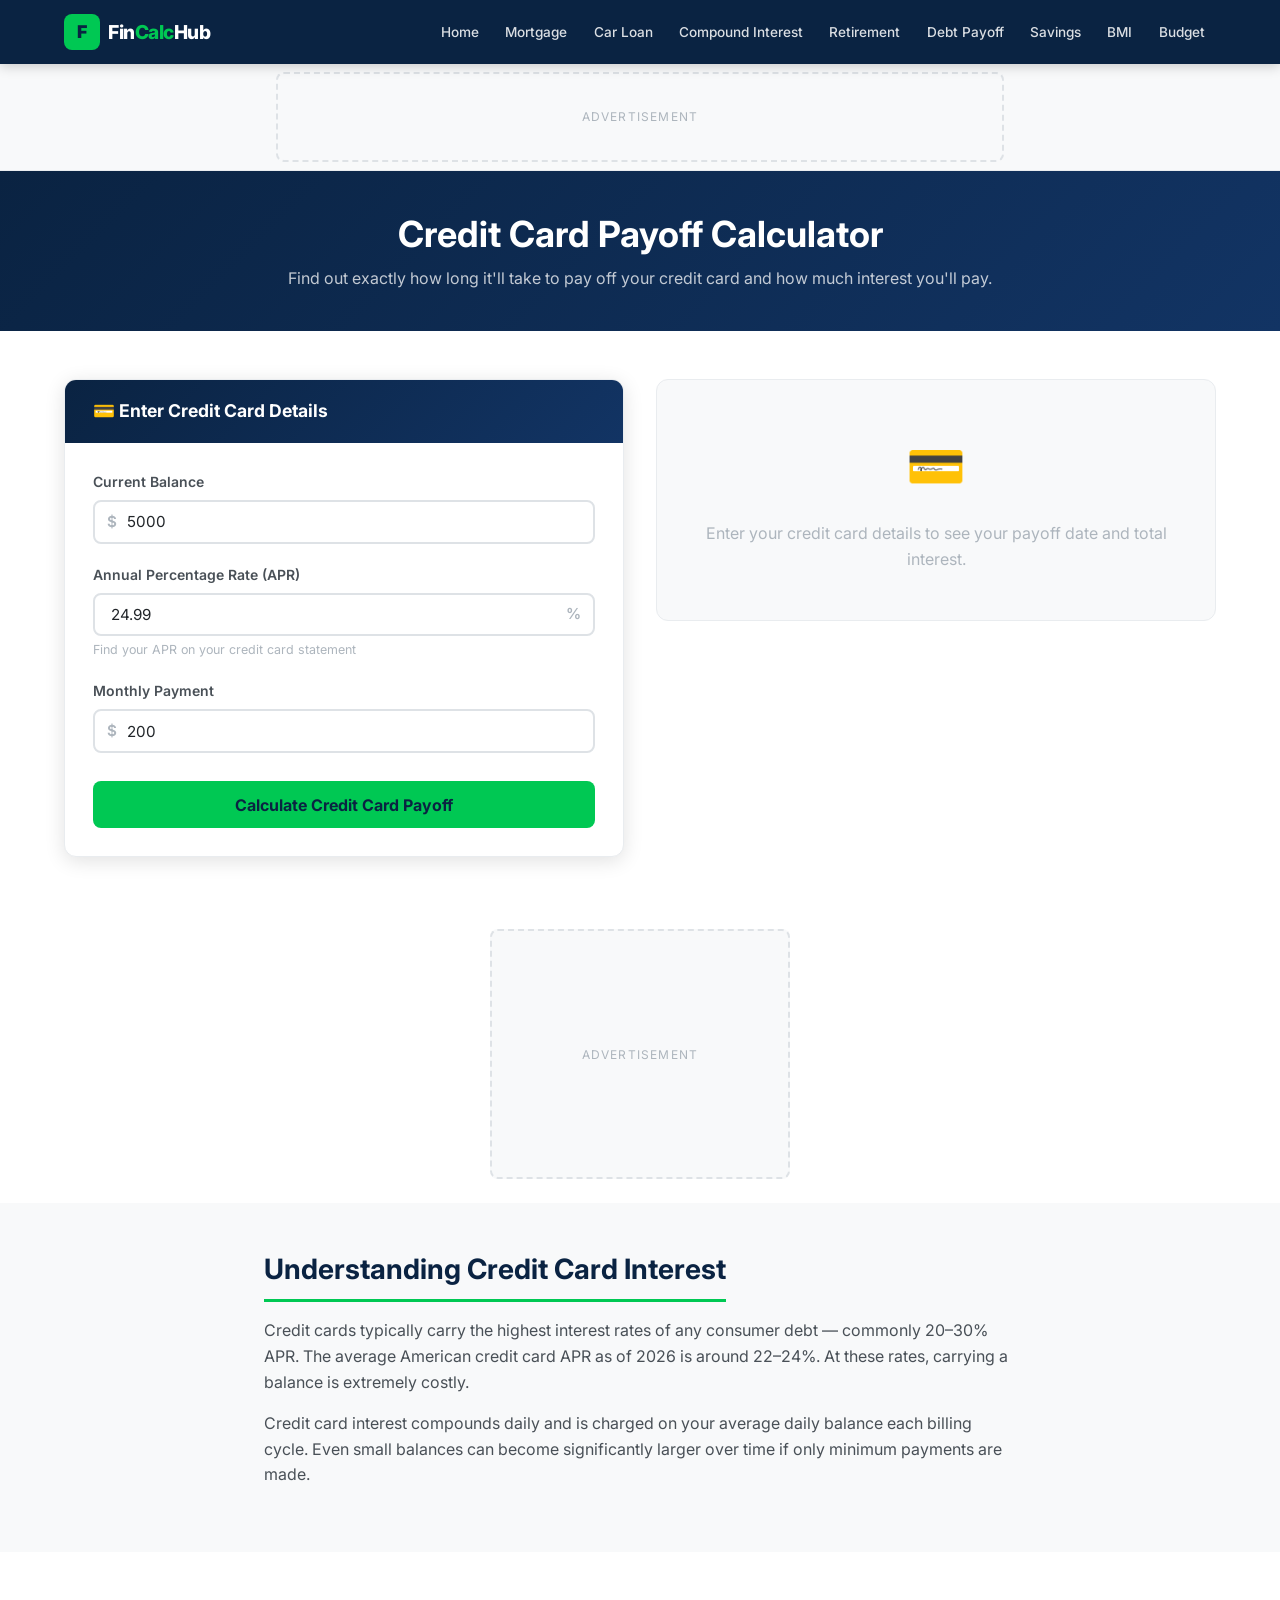
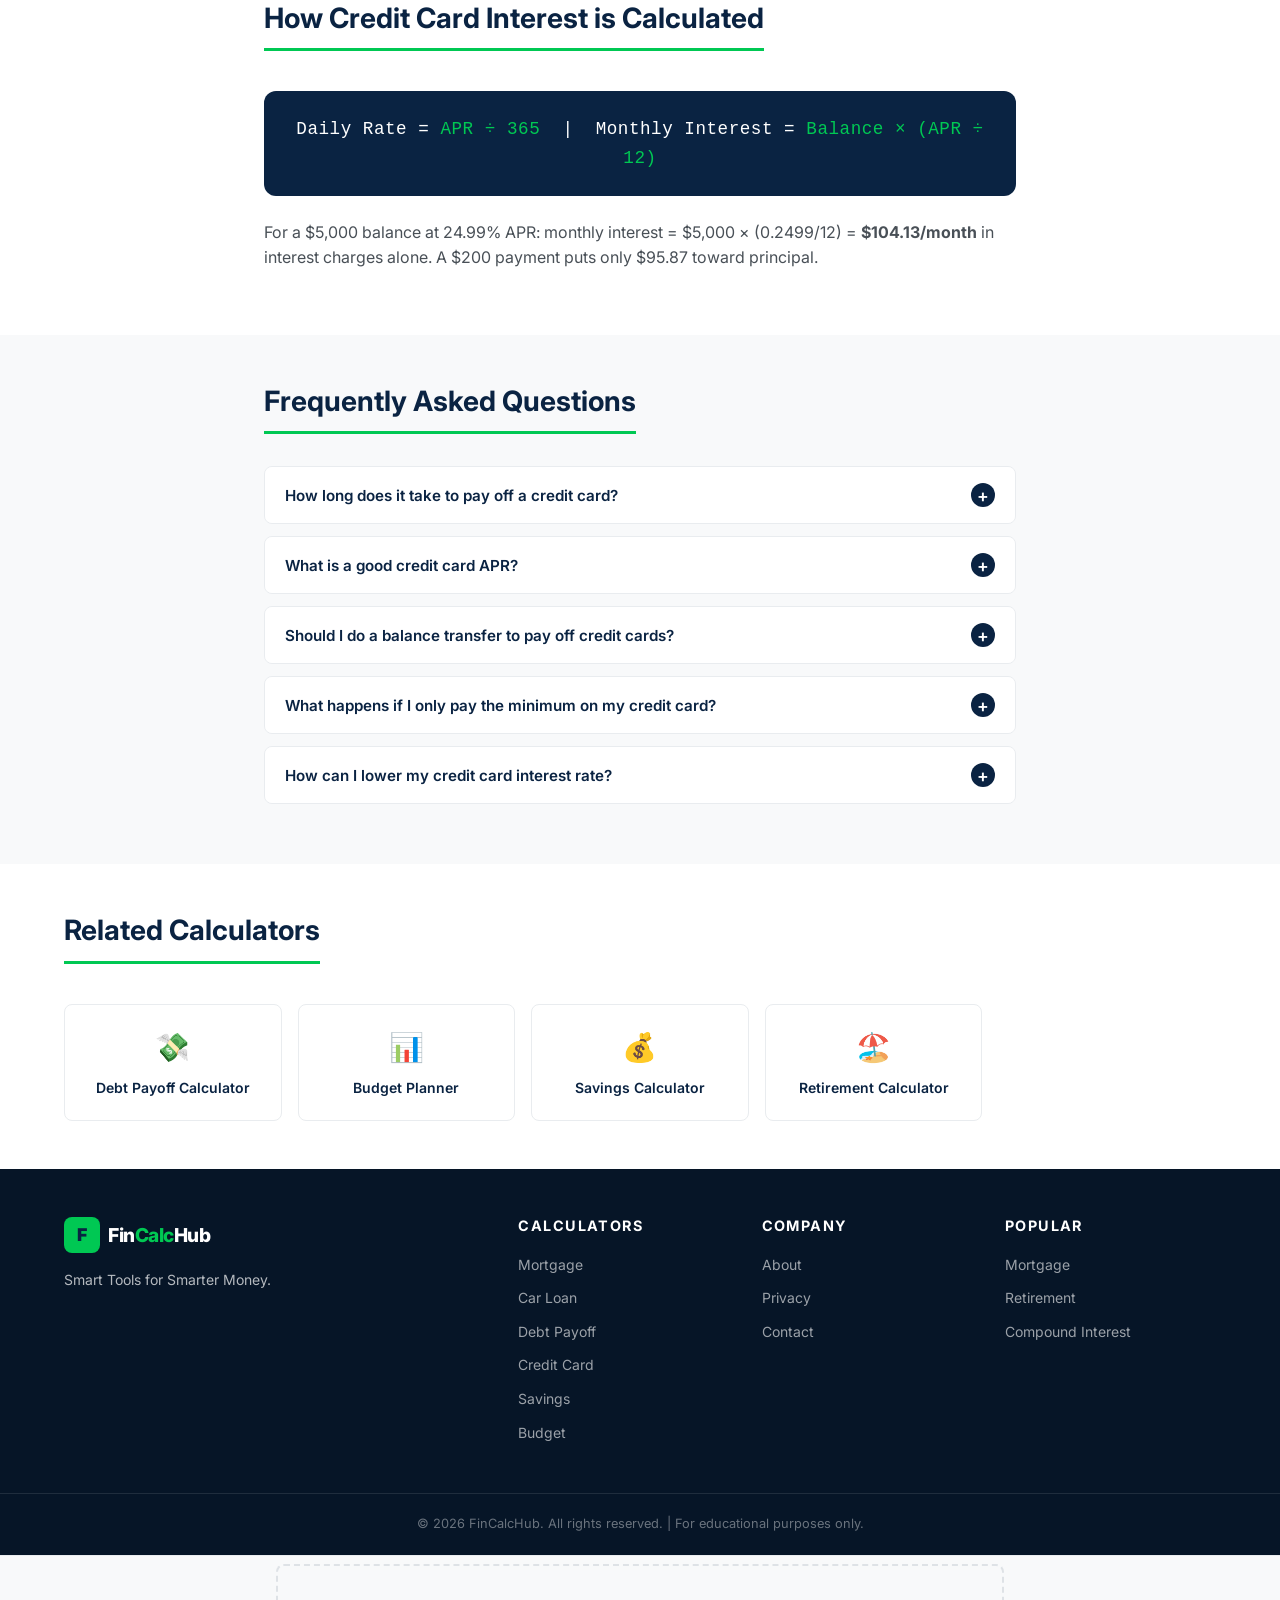
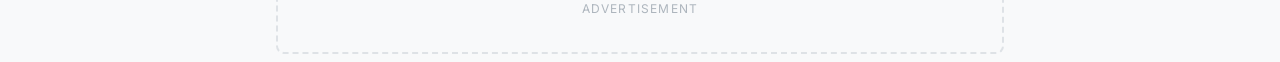
<file: credit-card-payoff-calculator.html>
<!DOCTYPE html>
<html lang="en">
<head>
  <meta charset="UTF-8">
  <meta name="viewport" content="width=device-width, initial-scale=1.0">
  <title>Credit Card Payoff Calculator | Pay Off Debt Faster | FinCalcHub</title>
    <meta name="google-site-verification" content="pEJWjr_8wFHjQpiwa9FmqH_xlCsNVZhlPA5p5AdNtGI" />
  <meta name="description" content="Calculate how long it takes to pay off your credit card and how much interest you'll pay. Free credit card payoff calculator — compare minimum payments vs. fixed payments.">
  <meta name="keywords" content="credit card payoff calculator, credit card calculator, credit card interest calculator, pay off credit card, credit card debt calculator">
  <meta name="robots" content="index, follow">
  <meta name="author" content="FinCalcHub">
  <link rel="canonical" href="https://david80023216.github.io/fincalchub/credit-card-payoff-calculator.html">
  <meta property="og:title" content="Credit Card Payoff Calculator | Pay Off Debt Faster | FinCalcHub">
  <meta property="og:description" content="See how long to pay off your credit card and total interest. Compare minimum vs. fixed payments.">
  <meta property="og:type" content="website">
  <meta property="og:url" content="https://david80023216.github.io/fincalchub/credit-card-payoff-calculator.html">
  <meta property="og:image" content="https://david80023216.github.io/fincalchub/img/og-image.png">
  <meta name="twitter:card" content="summary_large_image">
  <meta name="twitter:title" content="Credit Card Payoff Calculator | FinCalcHub">
  <meta name="twitter:description" content="Calculate how long to pay off your credit card and total interest charges.">
  <link rel="preconnect" href="https://fonts.googleapis.com">
  <link rel="preconnect" href="https://fonts.gstatic.com" crossorigin>
  <link href="https://fonts.googleapis.com/css2?family=Inter:wght@400;500;600;700;800;900&display=swap" rel="stylesheet">
  <link rel="stylesheet" href="css/style.css">
  <script type="application/ld+json">{"@context":"https://schema.org","@type":"WebApplication","name":"Credit Card Payoff Calculator","description":"Calculate how long to pay off your credit card and total interest charges.","url":"https://david80023216.github.io/fincalchub/credit-card-payoff-calculator.html","applicationCategory":"FinanceApplication","offers":{"@type":"Offer","price":"0","priceCurrency":"USD"},"provider":{"@type":"Organization","name":"FinCalcHub"}}</script>
</head>
<body>
  <header class="site-header">
    <div class="container">
      <div class="header-inner">
        <a href="index.html" class="logo"><div class="logo-icon">F</div><span class="logo-text">Fin<span>Calc</span>Hub</span></a>
        <nav class="main-nav">
          <ul class="nav-list">
            <li><a href="index.html">Home</a></li>
            <li><a href="mortgage-calculator.html">Mortgage</a></li>
            <li><a href="car-loan-calculator.html">Car Loan</a></li>
            <li><a href="compound-interest-calculator.html">Compound Interest</a></li>
            <li><a href="retirement-calculator.html">Retirement</a></li>
            <li><a href="debt-payoff-calculator.html">Debt Payoff</a></li>
            <li><a href="savings-calculator.html">Savings</a></li>
            <li><a href="bmi-calculator.html">BMI</a></li>
            <li><a href="budget-planner.html">Budget</a></li>
          </ul>
        </nav>
        <button class="hamburger" id="hamburger" aria-label="Toggle menu"><span></span><span></span><span></span></button>
      </div>
    </div>
    <div class="mobile-nav" id="mobile-nav">
      <ul class="mobile-nav-list">
        <li><a href="index.html">🏠 Home</a></li>
        <li><a href="mortgage-calculator.html">🏠 Mortgage</a></li>
        <li><a href="car-loan-calculator.html">🚗 Car Loan</a></li>
        <li><a href="compound-interest-calculator.html">📈 Compound Interest</a></li>
        <li><a href="retirement-calculator.html">🏖️ Retirement</a></li>
        <li><a href="debt-payoff-calculator.html">💸 Debt Payoff</a></li>
        <li><a href="credit-card-payoff-calculator.html">💳 Credit Card</a></li>
        <li><a href="savings-calculator.html">💰 Savings</a></li>
        <li><a href="bmi-calculator.html">⚖️ BMI</a></li>
        <li><a href="budget-planner.html">📊 Budget</a></li>
      </ul>
    </div>
  </header>
  <div class="ad-container ad-header"><div class="ad-placeholder">Advertisement</div></div>

  <main>
    <section class="page-hero">
      <div class="container">
        <h1>Credit Card Payoff Calculator</h1>
        <p>Find out exactly how long it'll take to pay off your credit card and how much interest you'll pay.</p>
      </div>
    </section>

    <section class="calc-section">
      <div class="container">
        <div class="calc-layout">
          <div class="calc-box">
            <div class="calc-box-header"><h2>💳 Enter Credit Card Details</h2></div>
            <div class="calc-box-body">
              <form id="cc-form" novalidate>
                <div class="form-group">
                  <label class="form-label" for="cc-balance">Current Balance</label>
                  <div class="input-group">
                    <span class="input-prefix">$</span>
                    <input type="number" id="cc-balance" class="form-control has-prefix" placeholder="5,000" min="1" step="100" value="5000">
                  </div>
                  <div class="error-msg" id="cc-balance-error"></div>
                </div>
                <div class="form-group">
                  <label class="form-label" for="cc-apr">Annual Percentage Rate (APR)</label>
                  <div class="input-group">
                    <input type="number" id="cc-apr" class="form-control has-suffix" placeholder="24.99" min="0" max="100" step="0.01" value="24.99">
                    <span class="input-suffix">%</span>
                  </div>
                  <div class="form-hint">Find your APR on your credit card statement</div>
                  <div class="error-msg" id="cc-apr-error"></div>
                </div>
                <div class="form-group">
                  <label class="form-label" for="cc-payment">Monthly Payment</label>
                  <div class="input-group">
                    <span class="input-prefix">$</span>
                    <input type="number" id="cc-payment" class="form-control has-prefix" placeholder="200" min="1" step="10" value="200">
                  </div>
                  <div class="error-msg" id="cc-payment-error"></div>
                </div>
                <button type="submit" class="calc-btn">Calculate Credit Card Payoff</button>
              </form>
            </div>
          </div>
          <div>
            <div class="results-box hidden" id="cc-result"></div>
            <div id="cc-placeholder" class="results-box" style="text-align:center;color:var(--gray-500);padding:3rem 1.75rem;">
              <div style="font-size:3rem;margin-bottom:1rem;">💳</div>
              <p style="margin:0;">Enter your credit card details to see your payoff date and total interest.</p>
            </div>
          </div>
        </div>
      </div>
    </section>

    <div class="ad-container ad-inline" style="text-align:center;padding:1.5rem 0;"><div class="ad-placeholder">Advertisement</div></div>

    <section class="content-section section-alt">
      <div class="container" style="max-width:800px;">
        <h2>Understanding Credit Card Interest</h2>
        <p>Credit cards typically carry the highest interest rates of any consumer debt — commonly 20–30% APR. The average American credit card APR as of 2026 is around 22–24%. At these rates, carrying a balance is extremely costly.</p>
        <p>Credit card interest compounds daily and is charged on your average daily balance each billing cycle. Even small balances can become significantly larger over time if only minimum payments are made.</p>
      </div>
    </section>

    <section class="content-section">
      <div class="container" style="max-width:800px;">
        <h2>How Credit Card Interest is Calculated</h2>
        <div class="formula-box">
          Daily Rate = <span>APR ÷ 365</span> &nbsp;|&nbsp; Monthly Interest = <span>Balance × (APR ÷ 12)</span>
        </div>
        <p>For a $5,000 balance at 24.99% APR: monthly interest = $5,000 × (0.2499/12) = <strong>$104.13/month</strong> in interest charges alone. A $200 payment puts only $95.87 toward principal.</p>
      </div>
    </section>

    <section class="content-section section-alt">
      <div class="container" style="max-width:800px;">
        <h2>Frequently Asked Questions</h2>
        <div class="faq-list">
          <div class="faq-item">
            <button class="faq-question">How long does it take to pay off a credit card? <span class="faq-icon">+</span></button>
            <div class="faq-answer">It depends on your balance, interest rate, and monthly payment. A $5,000 balance at 22% APR with $150/month takes about 49 months (over 4 years) and $2,300 in interest. With $250/month, it takes just 26 months and $1,300 in interest. Use our calculator to see your specific scenario.</div>
          </div>
          <div class="faq-item">
            <button class="faq-question">What is a good credit card APR? <span class="faq-icon">+</span></button>
            <div class="faq-answer">Credit card APRs in 2026 typically range from 15% (for excellent credit) to 30%+ (for poor credit). The average is around 22–24%. Any APR below 15% is considered good. If possible, look for 0% intro APR balance transfer cards to temporarily eliminate interest while paying down debt.</div>
          </div>
          <div class="faq-item">
            <button class="faq-question">Should I do a balance transfer to pay off credit cards? <span class="faq-icon">+</span></button>
            <div class="faq-answer">A 0% APR balance transfer card can be an excellent strategy if you can pay off the balance during the promotional period (usually 12–21 months). Watch out for transfer fees (typically 3–5% of the balance) and make sure you can pay it off before the promotional rate expires, as rates after the promo period are often higher.</div>
          </div>
          <div class="faq-item">
            <button class="faq-question">What happens if I only pay the minimum on my credit card? <span class="faq-icon">+</span></button>
            <div class="faq-answer">Minimum payments are typically 1–2% of your balance or $25, whichever is greater. Paying only minimums on a $5,000 balance at 22% APR would take over 30 years to pay off and cost more than $8,000 in interest. Credit card statements are now required to show this calculation, which is why they include a "minimum payment warning."</div>
          </div>
          <div class="faq-item">
            <button class="faq-question">How can I lower my credit card interest rate? <span class="faq-icon">+</span></button>
            <div class="faq-answer">Options include: (1) Call your card issuer and negotiate a lower rate — it works more often than you'd think; (2) Transfer to a 0% intro APR card; (3) Take out a personal loan at a lower rate to pay off the card; (4) Improve your credit score over time to qualify for lower rates. Building good payment history is the most reliable long-term strategy.</div>
          </div>
        </div>
      </div>
    </section>

    <section class="content-section">
      <div class="container">
        <h2>Related Calculators</h2>
        <div class="related-grid">
          <a href="debt-payoff-calculator.html" class="related-card"><div class="icon">💸</div>Debt Payoff Calculator</a>
          <a href="budget-planner.html" class="related-card"><div class="icon">📊</div>Budget Planner</a>
          <a href="savings-calculator.html" class="related-card"><div class="icon">💰</div>Savings Calculator</a>
          <a href="retirement-calculator.html" class="related-card"><div class="icon">🏖️</div>Retirement Calculator</a>
        </div>
      </div>
    </section>
  </main>

  <footer class="site-footer">
    <div class="container">
      <div class="footer-grid">
        <div class="footer-brand"><a href="index.html" class="logo"><div class="logo-icon">F</div><span class="logo-text">Fin<span>Calc</span>Hub</span></a><p>Smart Tools for Smarter Money.</p></div>
        <div class="footer-col"><h4>Calculators</h4><ul><li><a href="mortgage-calculator.html">Mortgage</a></li><li><a href="car-loan-calculator.html">Car Loan</a></li><li><a href="debt-payoff-calculator.html">Debt Payoff</a></li><li><a href="credit-card-payoff-calculator.html">Credit Card</a></li><li><a href="savings-calculator.html">Savings</a></li><li><a href="budget-planner.html">Budget</a></li></ul></div>
        <div class="footer-col"><h4>Company</h4><ul><li><a href="about.html">About</a></li><li><a href="about.html#privacy">Privacy</a></li><li><a href="about.html#contact">Contact</a></li></ul></div>
        <div class="footer-col"><h4>Popular</h4><ul><li><a href="mortgage-calculator.html">Mortgage</a></li><li><a href="retirement-calculator.html">Retirement</a></li><li><a href="compound-interest-calculator.html">Compound Interest</a></li></ul></div>
      </div>
    </div>
    <div class="footer-bottom"><div class="container">© 2026 FinCalcHub. All rights reserved. | For educational purposes only.</div></div>
  </footer>
  <div class="ad-footer-wrap"><div class="ad-container ad-footer"><div class="ad-placeholder">Advertisement</div></div></div>
  <script src="js/main.js"></script>
  <script>
    document.getElementById('cc-form').addEventListener('submit', function() {
      document.getElementById('cc-placeholder').style.display = 'none';
      document.getElementById('cc-result').classList.remove('hidden');
    });
  </script>
</body>
</html>
</file>
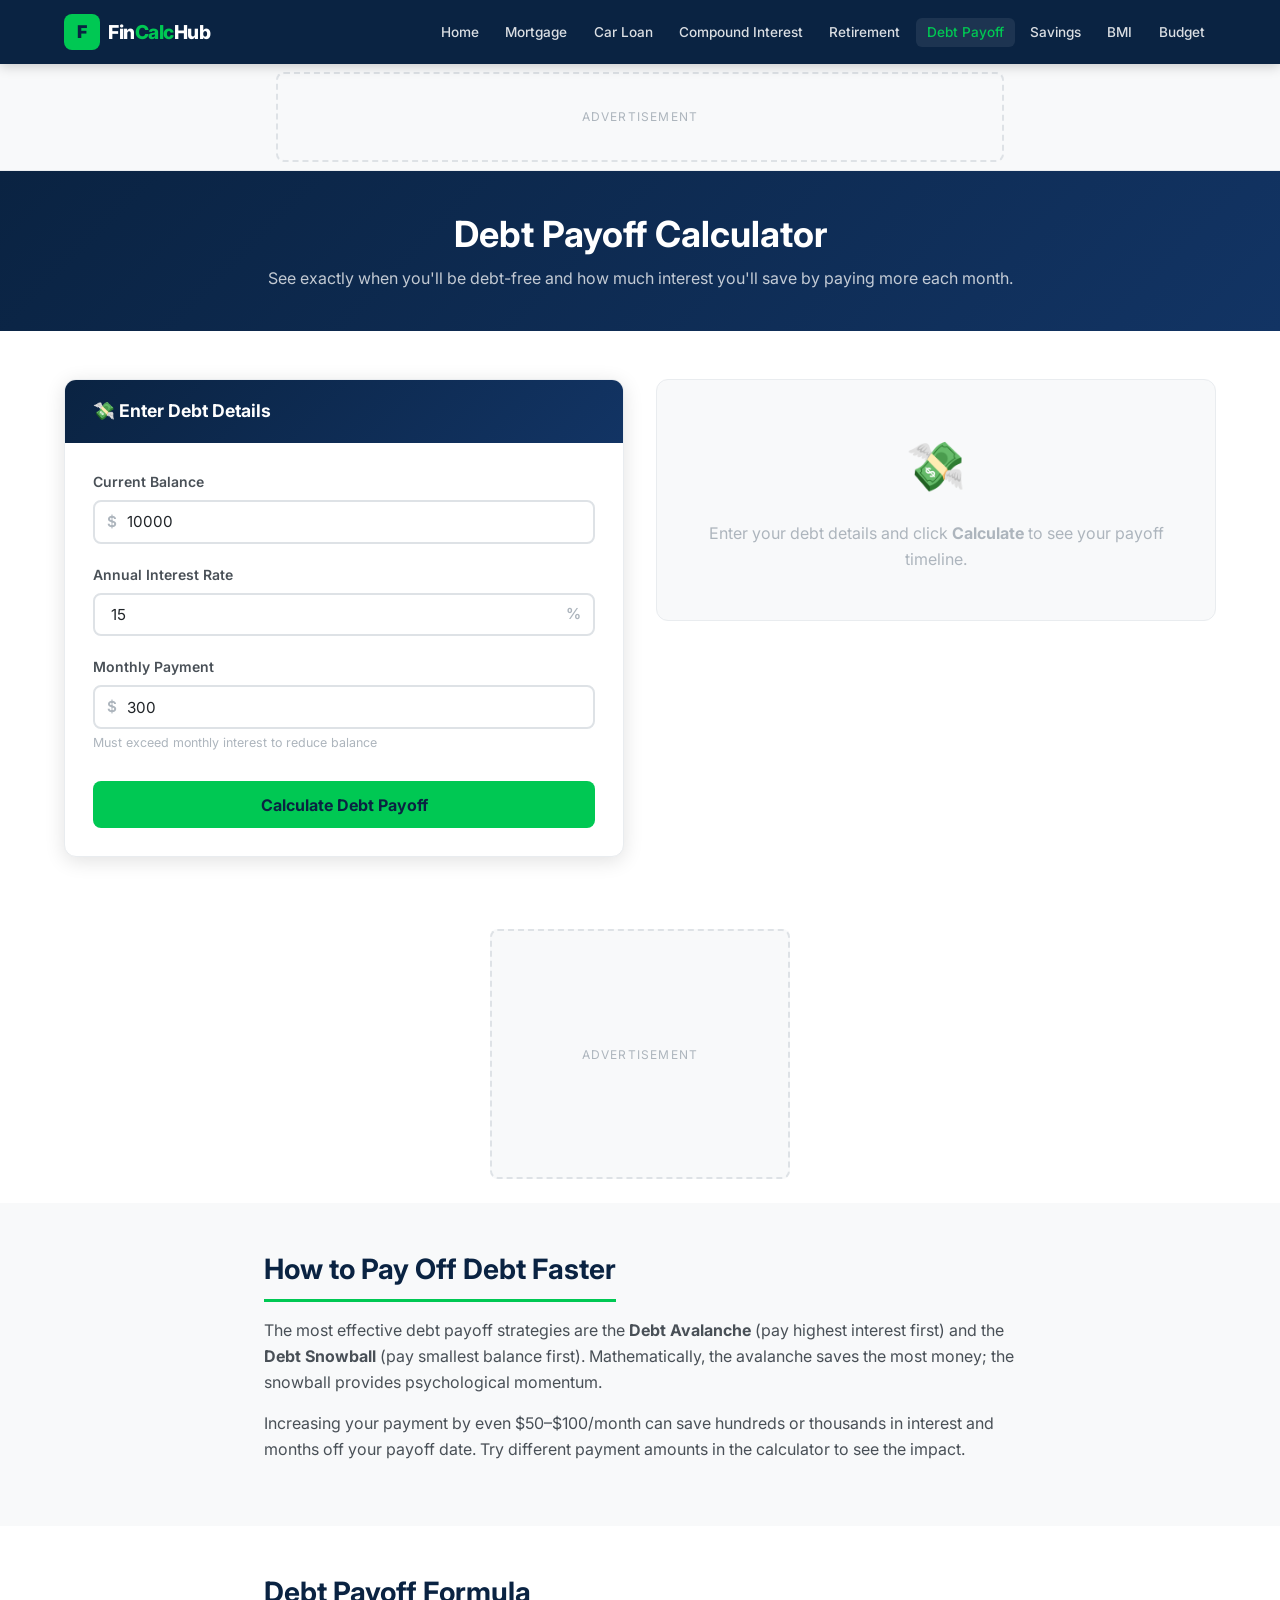
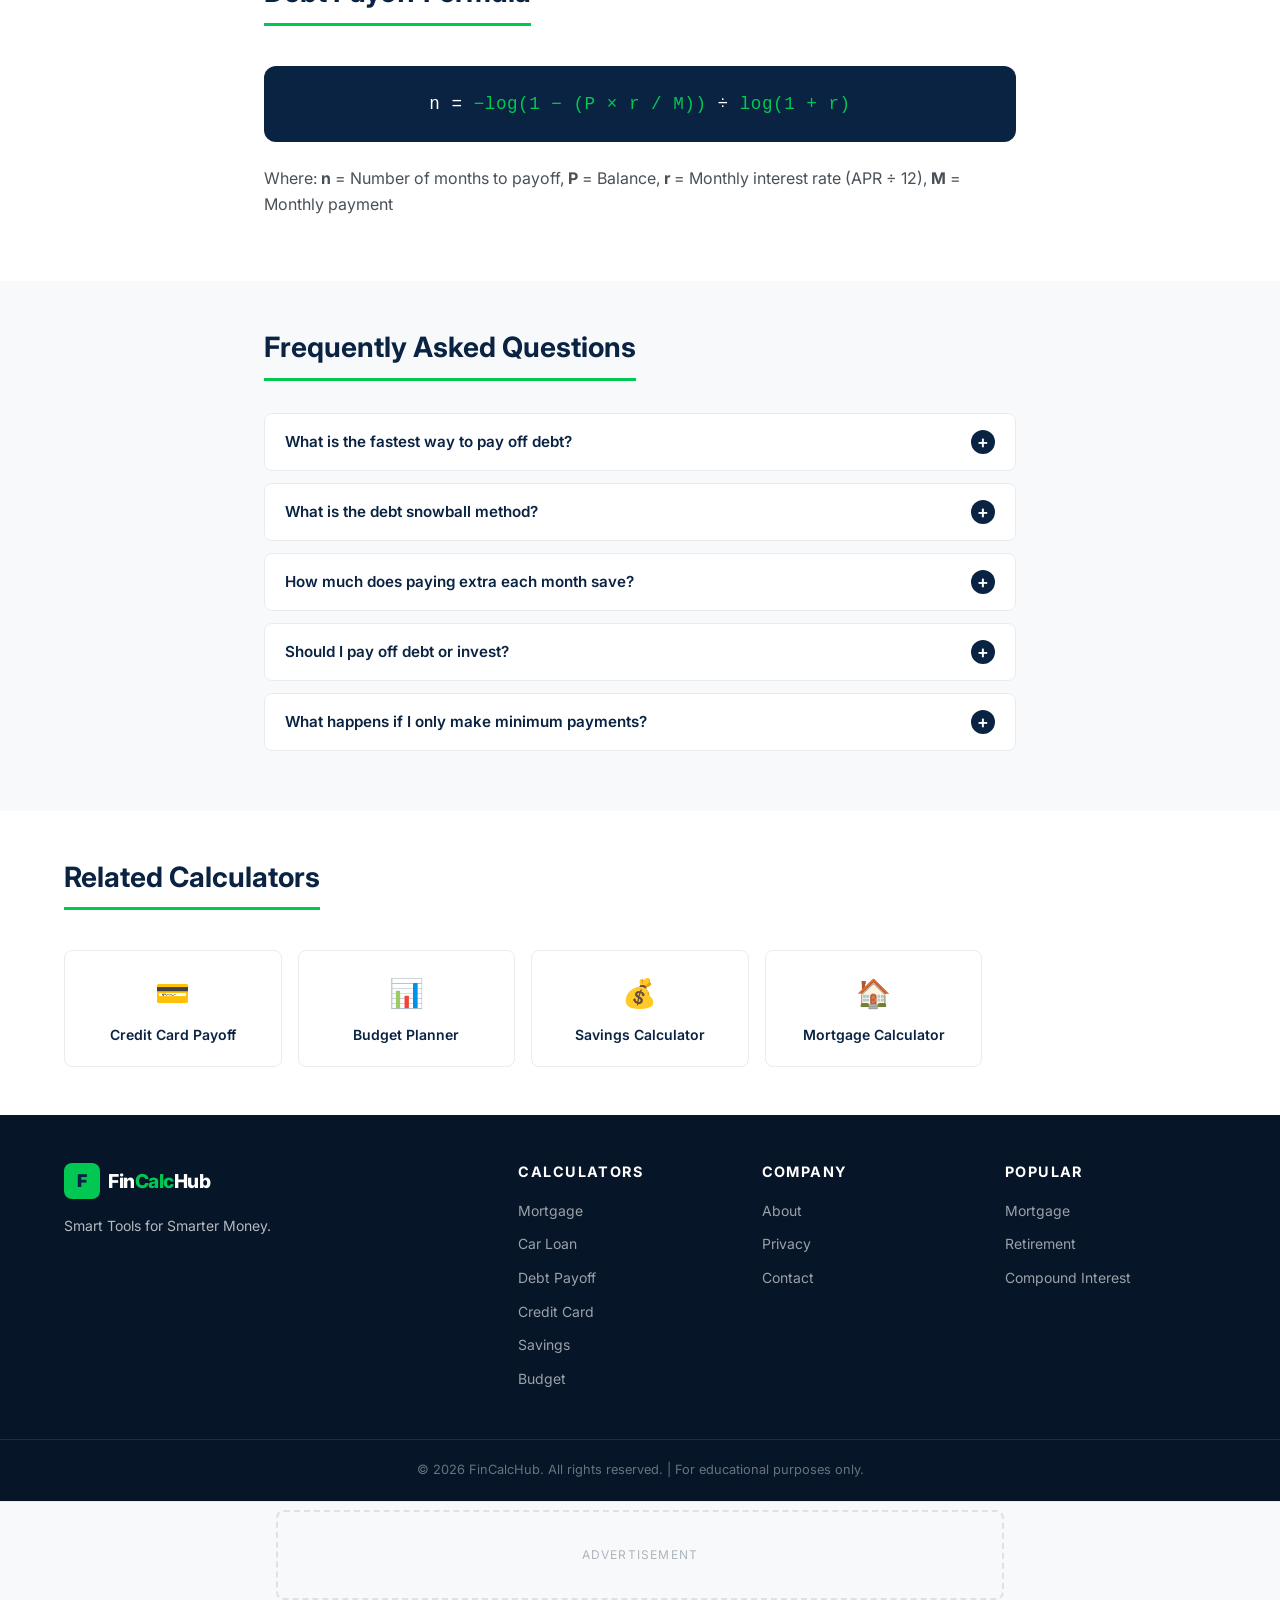
<file: debt-payoff-calculator.html>
<!DOCTYPE html>
<html lang="en">
<head>
  <meta charset="UTF-8">
  <meta name="viewport" content="width=device-width, initial-scale=1.0">
  <title>Debt Payoff Calculator | Get Out of Debt Faster | FinCalcHub</title>
    <meta name="google-site-verification" content="pEJWjr_8wFHjQpiwa9FmqH_xlCsNVZhlPA5p5AdNtGI" />
  <meta name="description" content="Calculate exactly when you'll be debt-free and how much interest you'll pay. Free debt payoff calculator — see your payoff date and total interest with any monthly payment amount.">
  <meta name="keywords" content="debt payoff calculator, loan payoff calculator, debt calculator, when will I pay off my debt, debt free calculator">
  <meta name="robots" content="index, follow">
  <meta name="author" content="FinCalcHub">
  <link rel="canonical" href="https://david80023216.github.io/fincalchub/debt-payoff-calculator.html">
  <meta property="og:title" content="Debt Payoff Calculator | Get Out of Debt Faster | FinCalcHub">
  <meta property="og:description" content="Calculate exactly when you'll be debt-free. Free debt payoff calculator with payoff date and interest totals.">
  <meta property="og:type" content="website">
  <meta property="og:url" content="https://david80023216.github.io/fincalchub/debt-payoff-calculator.html">
  <meta property="og:image" content="https://david80023216.github.io/fincalchub/img/og-image.png">
  <meta name="twitter:card" content="summary_large_image">
  <meta name="twitter:title" content="Debt Payoff Calculator | FinCalcHub">
  <meta name="twitter:description" content="Calculate exactly when you'll be debt-free and how much interest you'll pay.">
  <link rel="preconnect" href="https://fonts.googleapis.com">
  <link rel="preconnect" href="https://fonts.gstatic.com" crossorigin>
  <link href="https://fonts.googleapis.com/css2?family=Inter:wght@400;500;600;700;800;900&display=swap" rel="stylesheet">
  <link rel="stylesheet" href="css/style.css">
  <script type="application/ld+json">{"@context":"https://schema.org","@type":"WebApplication","name":"Debt Payoff Calculator","description":"Calculate when you'll be debt-free and total interest paid.","url":"https://david80023216.github.io/fincalchub/debt-payoff-calculator.html","applicationCategory":"FinanceApplication","offers":{"@type":"Offer","price":"0","priceCurrency":"USD"},"provider":{"@type":"Organization","name":"FinCalcHub"}}</script>
</head>
<body>
  <header class="site-header">
    <div class="container">
      <div class="header-inner">
        <a href="index.html" class="logo"><div class="logo-icon">F</div><span class="logo-text">Fin<span>Calc</span>Hub</span></a>
        <nav class="main-nav">
          <ul class="nav-list">
            <li><a href="index.html">Home</a></li>
            <li><a href="mortgage-calculator.html">Mortgage</a></li>
            <li><a href="car-loan-calculator.html">Car Loan</a></li>
            <li><a href="compound-interest-calculator.html">Compound Interest</a></li>
            <li><a href="retirement-calculator.html">Retirement</a></li>
            <li><a href="debt-payoff-calculator.html" class="active">Debt Payoff</a></li>
            <li><a href="savings-calculator.html">Savings</a></li>
            <li><a href="bmi-calculator.html">BMI</a></li>
            <li><a href="budget-planner.html">Budget</a></li>
          </ul>
        </nav>
        <button class="hamburger" id="hamburger" aria-label="Toggle menu"><span></span><span></span><span></span></button>
      </div>
    </div>
    <div class="mobile-nav" id="mobile-nav">
      <ul class="mobile-nav-list">
        <li><a href="index.html">🏠 Home</a></li>
        <li><a href="mortgage-calculator.html">🏠 Mortgage</a></li>
        <li><a href="car-loan-calculator.html">🚗 Car Loan</a></li>
        <li><a href="compound-interest-calculator.html">📈 Compound Interest</a></li>
        <li><a href="retirement-calculator.html">🏖️ Retirement</a></li>
        <li><a href="debt-payoff-calculator.html">💸 Debt Payoff</a></li>
        <li><a href="credit-card-payoff-calculator.html">💳 Credit Card</a></li>
        <li><a href="savings-calculator.html">💰 Savings</a></li>
        <li><a href="bmi-calculator.html">⚖️ BMI</a></li>
        <li><a href="budget-planner.html">📊 Budget</a></li>
      </ul>
    </div>
  </header>
  <div class="ad-container ad-header"><div class="ad-placeholder">Advertisement</div></div>

  <main>
    <section class="page-hero">
      <div class="container">
        <h1>Debt Payoff Calculator</h1>
        <p>See exactly when you'll be debt-free and how much interest you'll save by paying more each month.</p>
      </div>
    </section>

    <section class="calc-section">
      <div class="container">
        <div class="calc-layout">
          <div class="calc-box">
            <div class="calc-box-header"><h2>💸 Enter Debt Details</h2></div>
            <div class="calc-box-body">
              <form id="debt-form" novalidate>
                <div class="form-group">
                  <label class="form-label" for="debt-balance">Current Balance</label>
                  <div class="input-group">
                    <span class="input-prefix">$</span>
                    <input type="number" id="debt-balance" class="form-control has-prefix" placeholder="10,000" min="1" step="100" value="10000">
                  </div>
                  <div class="error-msg" id="debt-balance-error"></div>
                </div>
                <div class="form-group">
                  <label class="form-label" for="debt-rate">Annual Interest Rate</label>
                  <div class="input-group">
                    <input type="number" id="debt-rate" class="form-control has-suffix" placeholder="15" min="0" max="50" step="0.1" value="15">
                    <span class="input-suffix">%</span>
                  </div>
                  <div class="error-msg" id="debt-rate-error"></div>
                </div>
                <div class="form-group">
                  <label class="form-label" for="debt-payment">Monthly Payment</label>
                  <div class="input-group">
                    <span class="input-prefix">$</span>
                    <input type="number" id="debt-payment" class="form-control has-prefix" placeholder="300" min="1" step="10" value="300">
                  </div>
                  <div class="form-hint">Must exceed monthly interest to reduce balance</div>
                  <div class="error-msg" id="debt-payment-error"></div>
                </div>
                <button type="submit" class="calc-btn">Calculate Debt Payoff</button>
              </form>
            </div>
          </div>
          <div>
            <div class="results-box hidden" id="debt-result"></div>
            <div id="debt-placeholder" class="results-box" style="text-align:center;color:var(--gray-500);padding:3rem 1.75rem;">
              <div style="font-size:3rem;margin-bottom:1rem;">💸</div>
              <p style="margin:0;">Enter your debt details and click <strong>Calculate</strong> to see your payoff timeline.</p>
            </div>
          </div>
        </div>
      </div>
    </section>

    <div class="ad-container ad-inline" style="text-align:center;padding:1.5rem 0;"><div class="ad-placeholder">Advertisement</div></div>

    <section class="content-section section-alt">
      <div class="container" style="max-width:800px;">
        <h2>How to Pay Off Debt Faster</h2>
        <p>The most effective debt payoff strategies are the <strong>Debt Avalanche</strong> (pay highest interest first) and the <strong>Debt Snowball</strong> (pay smallest balance first). Mathematically, the avalanche saves the most money; the snowball provides psychological momentum.</p>
        <p>Increasing your payment by even $50–$100/month can save hundreds or thousands in interest and months off your payoff date. Try different payment amounts in the calculator to see the impact.</p>
      </div>
    </section>

    <section class="content-section">
      <div class="container" style="max-width:800px;">
        <h2>Debt Payoff Formula</h2>
        <div class="formula-box">
          n = <span>−log(1 − (P × r / M))</span> ÷ <span>log(1 + r)</span>
        </div>
        <p>Where: <strong>n</strong> = Number of months to payoff, <strong>P</strong> = Balance, <strong>r</strong> = Monthly interest rate (APR ÷ 12), <strong>M</strong> = Monthly payment</p>
      </div>
    </section>

    <section class="content-section section-alt">
      <div class="container" style="max-width:800px;">
        <h2>Frequently Asked Questions</h2>
        <div class="faq-list">
          <div class="faq-item">
            <button class="faq-question">What is the fastest way to pay off debt? <span class="faq-icon">+</span></button>
            <div class="faq-answer">The fastest way is the Debt Avalanche method: list all debts by interest rate, make minimum payments on all, and put every extra dollar toward the highest-rate debt first. Once that's paid off, roll that payment to the next highest-rate debt. This minimizes total interest paid and gets you debt-free the fastest.</div>
          </div>
          <div class="faq-item">
            <button class="faq-question">What is the debt snowball method? <span class="faq-icon">+</span></button>
            <div class="faq-answer">The Debt Snowball method focuses on paying off your smallest balance first, regardless of interest rate. While it costs more in interest than the avalanche method, it provides quick psychological wins that keep you motivated. Popularized by Dave Ramsey, it works well for people who need momentum to stay on track.</div>
          </div>
          <div class="faq-item">
            <button class="faq-question">How much does paying extra each month save? <span class="faq-icon">+</span></button>
            <div class="faq-answer">Even small extra payments have a big impact. On a $10,000 debt at 15% interest, a minimum payment of $200/month takes 79 months and costs $5,700 in interest. Paying $300/month takes only 40 months and costs $2,700 in interest — saving $3,000 and 3+ years!</div>
          </div>
          <div class="faq-item">
            <button class="faq-question">Should I pay off debt or invest? <span class="faq-icon">+</span></button>
            <div class="faq-answer">If your debt interest rate is higher than your expected investment return, pay off debt first. High-interest debt (above 7–8%) should be paid off aggressively. For low-interest debt (below 4–5%), investing the difference may be mathematically better. Always prioritize getting any employer 401k match first — that's a guaranteed 50–100% return.</div>
          </div>
          <div class="faq-item">
            <button class="faq-question">What happens if I only make minimum payments? <span class="faq-icon">+</span></button>
            <div class="faq-answer">Minimum payments are designed to keep you in debt as long as possible, maximizing interest revenue for lenders. On a $5,000 credit card balance at 20% APR with 2% minimum payments, it takes over 30 years and costs more than $7,000 in interest to pay off. Always pay more than the minimum.</div>
          </div>
        </div>
      </div>
    </section>

    <section class="content-section">
      <div class="container">
        <h2>Related Calculators</h2>
        <div class="related-grid">
          <a href="credit-card-payoff-calculator.html" class="related-card"><div class="icon">💳</div>Credit Card Payoff</a>
          <a href="budget-planner.html" class="related-card"><div class="icon">📊</div>Budget Planner</a>
          <a href="savings-calculator.html" class="related-card"><div class="icon">💰</div>Savings Calculator</a>
          <a href="mortgage-calculator.html" class="related-card"><div class="icon">🏠</div>Mortgage Calculator</a>
        </div>
      </div>
    </section>
  </main>

  <footer class="site-footer">
    <div class="container">
      <div class="footer-grid">
        <div class="footer-brand"><a href="index.html" class="logo"><div class="logo-icon">F</div><span class="logo-text">Fin<span>Calc</span>Hub</span></a><p>Smart Tools for Smarter Money.</p></div>
        <div class="footer-col"><h4>Calculators</h4><ul><li><a href="mortgage-calculator.html">Mortgage</a></li><li><a href="car-loan-calculator.html">Car Loan</a></li><li><a href="debt-payoff-calculator.html">Debt Payoff</a></li><li><a href="credit-card-payoff-calculator.html">Credit Card</a></li><li><a href="savings-calculator.html">Savings</a></li><li><a href="budget-planner.html">Budget</a></li></ul></div>
        <div class="footer-col"><h4>Company</h4><ul><li><a href="about.html">About</a></li><li><a href="about.html#privacy">Privacy</a></li><li><a href="about.html#contact">Contact</a></li></ul></div>
        <div class="footer-col"><h4>Popular</h4><ul><li><a href="mortgage-calculator.html">Mortgage</a></li><li><a href="retirement-calculator.html">Retirement</a></li><li><a href="compound-interest-calculator.html">Compound Interest</a></li></ul></div>
      </div>
    </div>
    <div class="footer-bottom"><div class="container">© 2026 FinCalcHub. All rights reserved. | For educational purposes only.</div></div>
  </footer>
  <div class="ad-footer-wrap"><div class="ad-container ad-footer"><div class="ad-placeholder">Advertisement</div></div></div>
  <script src="js/main.js"></script>
  <script>
    document.getElementById('debt-form').addEventListener('submit', function() {
      document.getElementById('debt-placeholder').style.display = 'none';
      document.getElementById('debt-result').classList.remove('hidden');
    });
  </script>
</body>
</html>
</file>
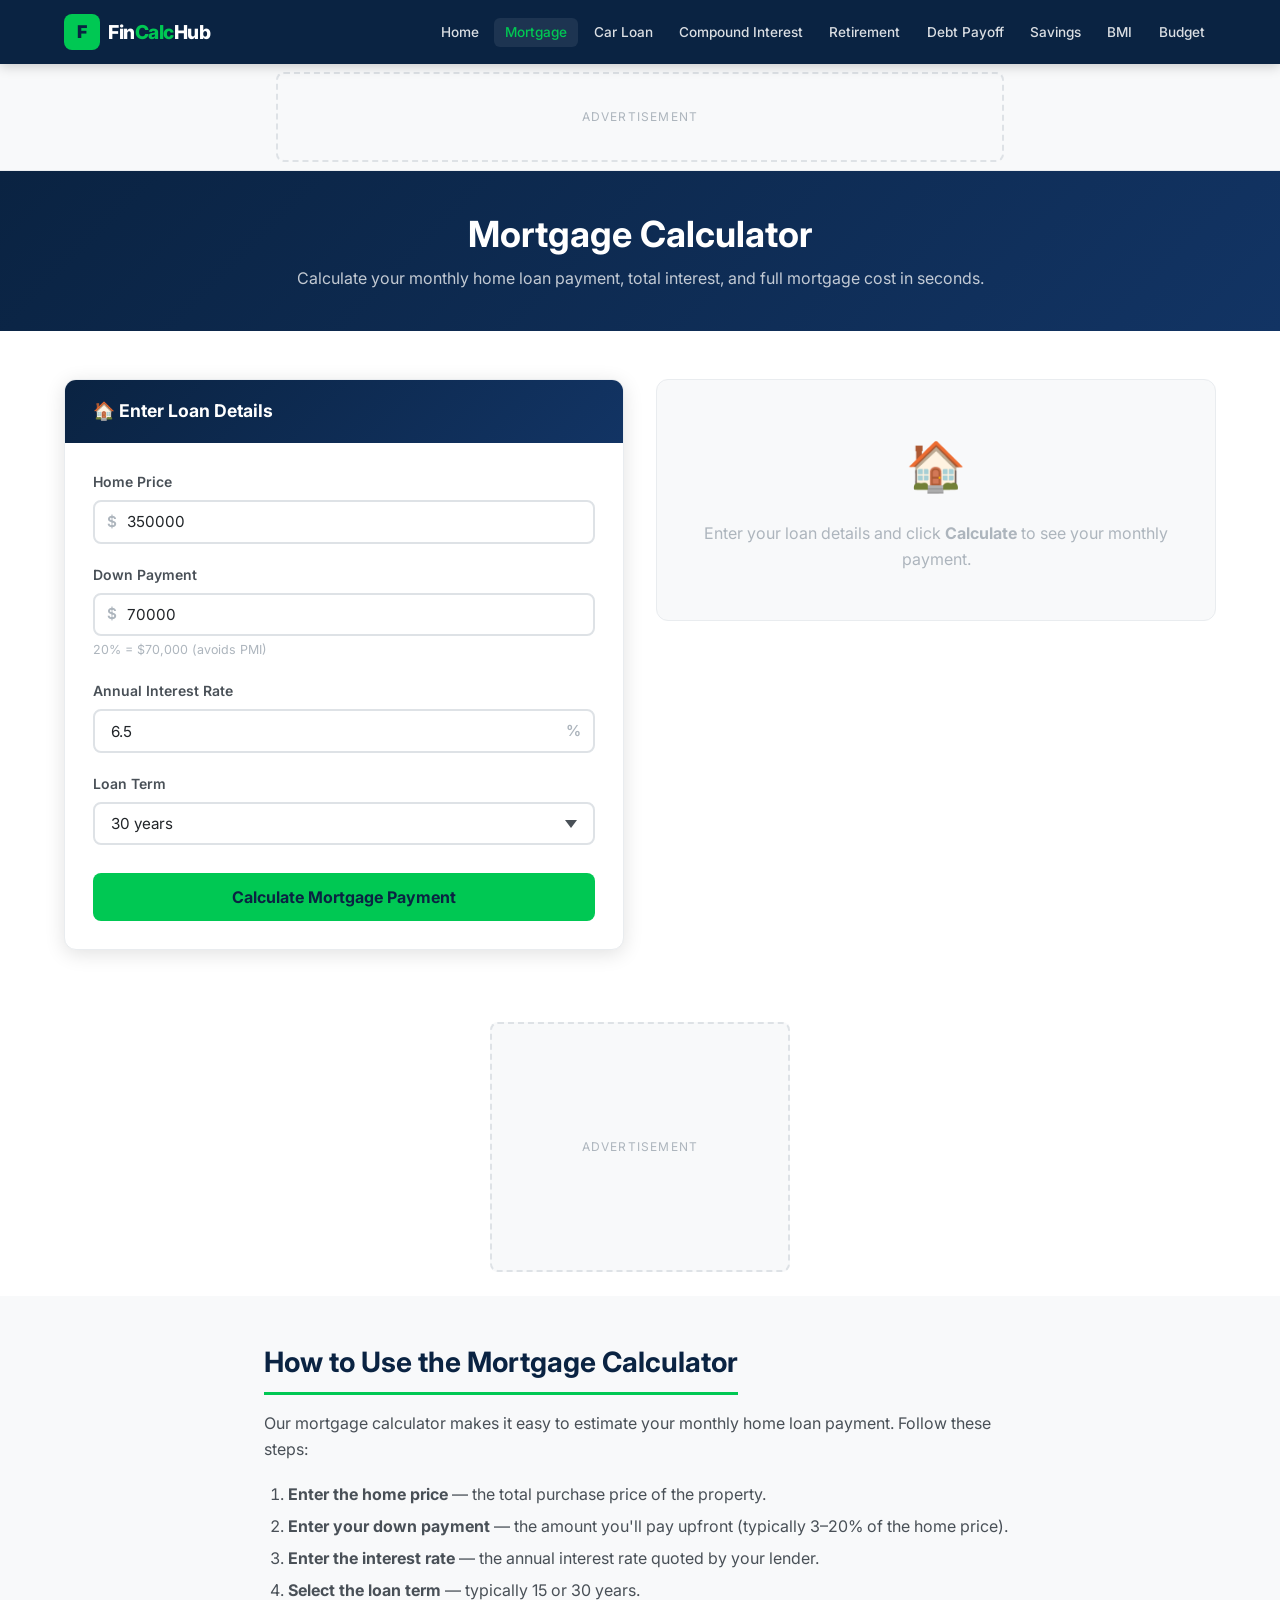
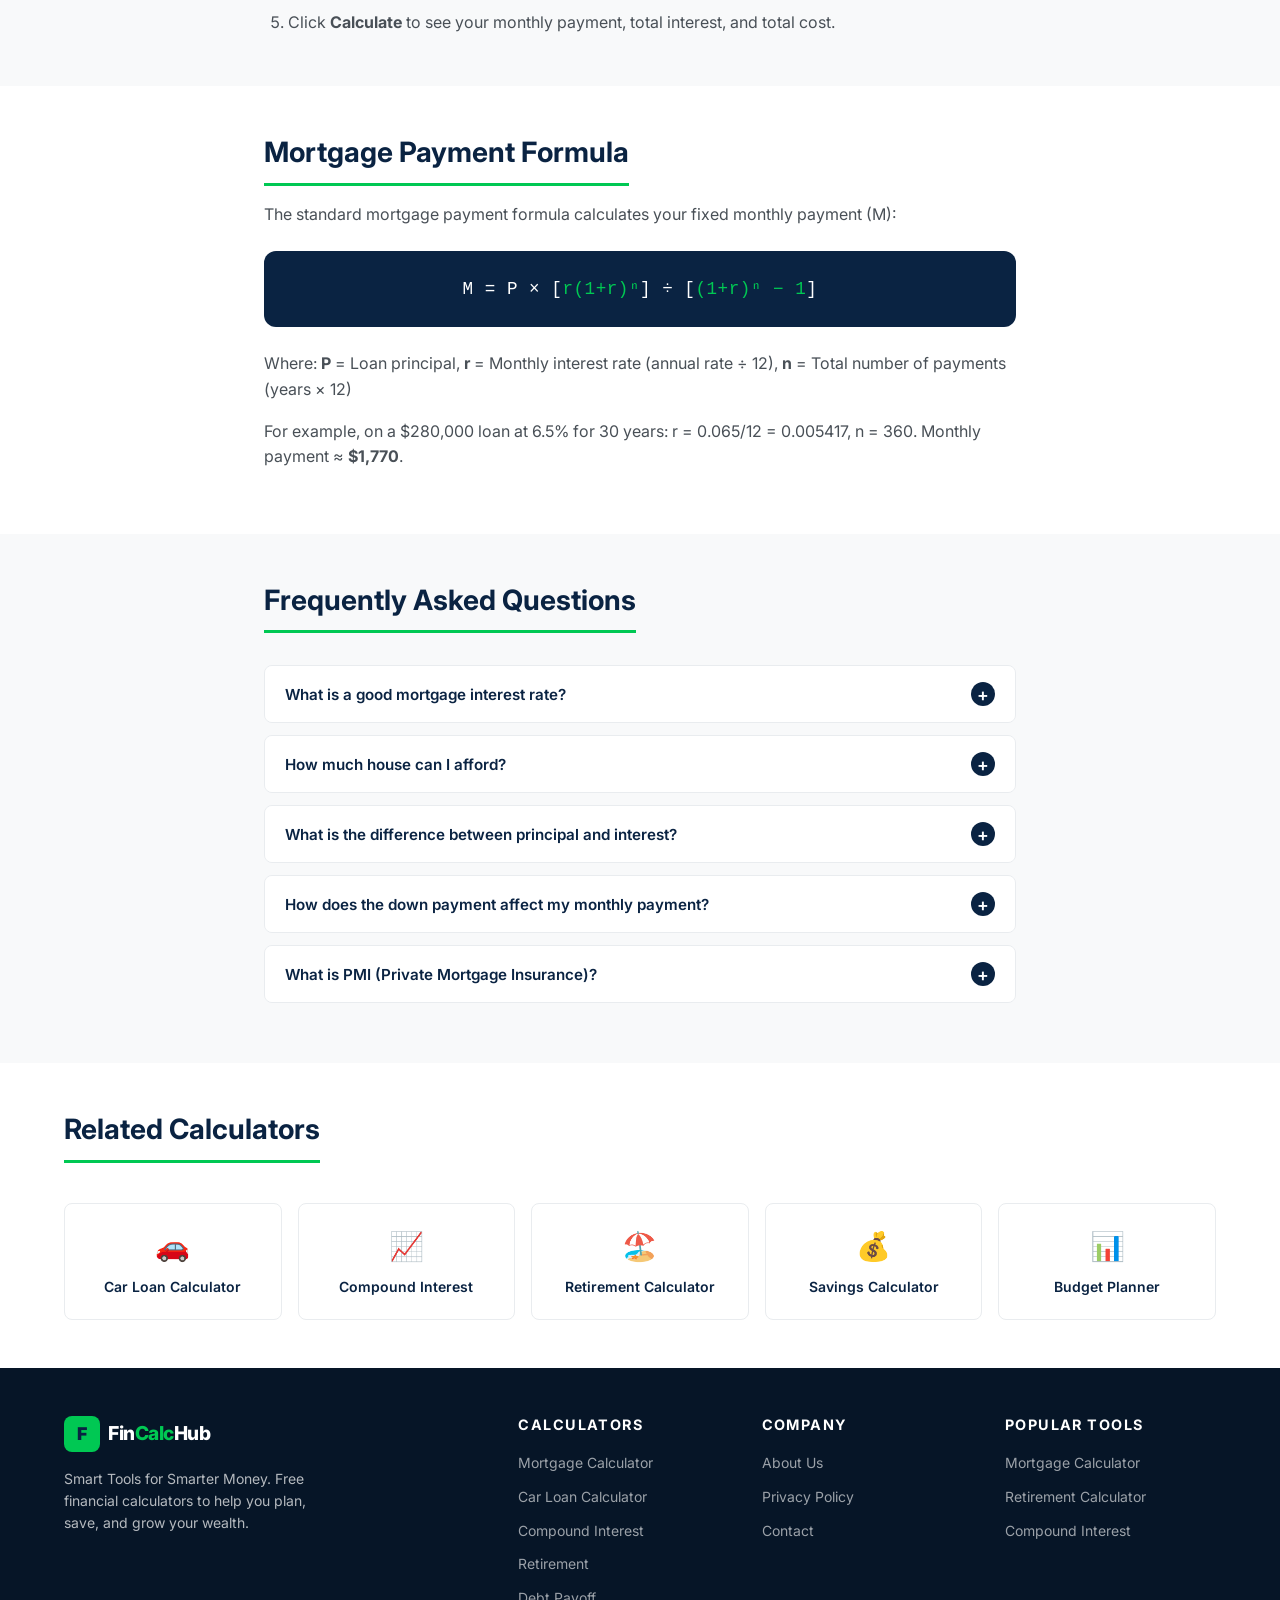
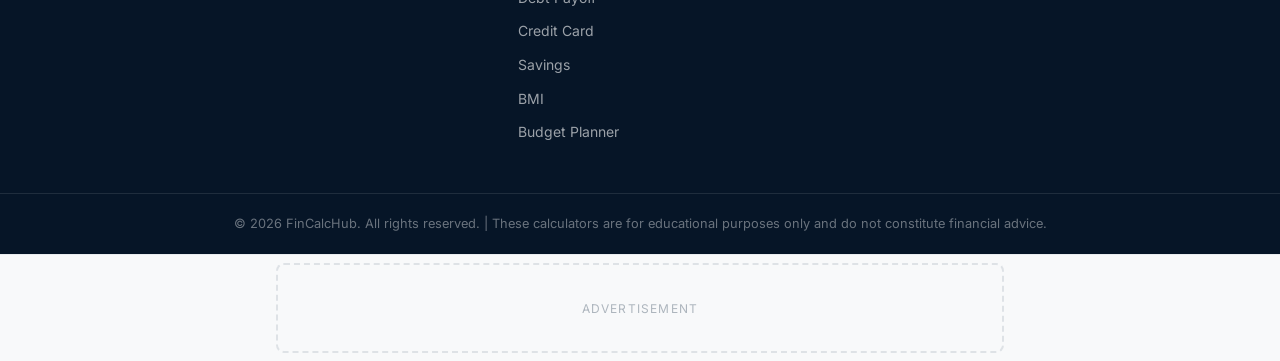
<file: mortgage-calculator.html>
<!DOCTYPE html>
<html lang="en">
<head>
  <meta charset="UTF-8">
  <meta name="viewport" content="width=device-width, initial-scale=1.0">
  <title>Free Mortgage Calculator | Monthly Payment &amp; Interest | FinCalcHub</title>
    <meta name="google-site-verification" content="pEJWjr_8wFHjQpiwa9FmqH_xlCsNVZhlPA5p5AdNtGI" />
  <meta name="description" content="Calculate your monthly mortgage payment instantly. See principal, interest, and total cost. Free mortgage calculator with complete payment breakdown — no signup needed.">
  <meta name="keywords" content="mortgage calculator, monthly mortgage payment calculator, home loan calculator, mortgage payment estimator, house payment calculator">
  <meta name="robots" content="index, follow">
  <meta name="author" content="FinCalcHub">
  <link rel="canonical" href="https://david80023216.github.io/fincalchub/mortgage-calculator.html">
  <meta property="og:title" content="Free Mortgage Calculator | Monthly Payment &amp; Interest | FinCalcHub">
  <meta property="og:description" content="Calculate your monthly mortgage payment instantly. See principal, interest, and total cost with our free home loan calculator.">
  <meta property="og:type" content="website">
  <meta property="og:url" content="https://david80023216.github.io/fincalchub/mortgage-calculator.html">
  <meta property="og:image" content="https://david80023216.github.io/fincalchub/img/og-image.png">
  <meta name="twitter:card" content="summary_large_image">
  <meta name="twitter:title" content="Free Mortgage Calculator | FinCalcHub">
  <meta name="twitter:description" content="Calculate your monthly mortgage payment instantly. Free home loan calculator with complete payment breakdown.">
  <link rel="preconnect" href="https://fonts.googleapis.com">
  <link rel="preconnect" href="https://fonts.gstatic.com" crossorigin>
  <link href="https://fonts.googleapis.com/css2?family=Inter:wght@400;500;600;700;800;900&display=swap" rel="stylesheet">
  <link rel="stylesheet" href="css/style.css">
  <script type="application/ld+json">
  {
    "@context": "https://schema.org",
    "@type": "WebApplication",
    "name": "Mortgage Calculator",
    "description": "Calculate your monthly mortgage payment, total interest, and full loan cost.",
    "url": "https://david80023216.github.io/fincalchub/mortgage-calculator.html",
    "applicationCategory": "FinanceApplication",
    "offers": { "@type": "Offer", "price": "0", "priceCurrency": "USD" },
    "provider": { "@type": "Organization", "name": "FinCalcHub" }
  }
  </script>
  <script type="application/ld+json">
  {
    "@context": "https://schema.org",
    "@type": "FAQPage",
    "mainEntity": [
      {
        "@type": "Question",
        "name": "What is a good mortgage interest rate?",
        "acceptedAnswer": { "@type": "Answer", "text": "A good mortgage rate depends on the current market. Historically, rates below 4% are considered excellent. In 2024–2026, rates in the 6–7% range are typical for 30-year fixed mortgages. Always compare multiple lenders to get the best rate." }
      },
      {
        "@type": "Question",
        "name": "How much house can I afford?",
        "acceptedAnswer": { "@type": "Answer", "text": "A common guideline is to spend no more than 28% of your gross monthly income on housing costs (mortgage, taxes, insurance). Many lenders use a 43% debt-to-income ratio as the maximum for loan approval." }
      },
      {
        "@type": "Question",
        "name": "What is the difference between principal and interest?",
        "acceptedAnswer": { "@type": "Answer", "text": "Principal is the original loan amount borrowed. Interest is the fee charged by the lender for borrowing that money, expressed as an annual percentage rate (APR). Each monthly payment covers both principal reduction and interest charges." }
      },
      {
        "@type": "Question",
        "name": "How does the down payment affect my mortgage payment?",
        "acceptedAnswer": { "@type": "Answer", "text": "A larger down payment reduces your loan principal, lowering your monthly payment and total interest paid. A 20% down payment also eliminates Private Mortgage Insurance (PMI), which typically costs 0.5–1% of the loan annually." }
      },
      {
        "@type": "Question",
        "name": "What is PMI (Private Mortgage Insurance)?",
        "acceptedAnswer": { "@type": "Answer", "text": "PMI is insurance that protects the lender if you default on your loan. It's required when your down payment is less than 20% of the home's purchase price. PMI typically costs 0.5%–1% of the loan amount per year and can be removed once you reach 20% equity." }
      }
    ]
  }
  </script>
</head>
<body>
  <header class="site-header">
    <div class="container">
      <div class="header-inner">
        <a href="index.html" class="logo">
          <div class="logo-icon">F</div>
          <span class="logo-text">Fin<span>Calc</span>Hub</span>
        </a>
        <nav class="main-nav" aria-label="Main navigation">
          <ul class="nav-list">
            <li><a href="index.html">Home</a></li>
            <li><a href="mortgage-calculator.html" class="active">Mortgage</a></li>
            <li><a href="car-loan-calculator.html">Car Loan</a></li>
            <li><a href="compound-interest-calculator.html">Compound Interest</a></li>
            <li><a href="retirement-calculator.html">Retirement</a></li>
            <li><a href="debt-payoff-calculator.html">Debt Payoff</a></li>
            <li><a href="savings-calculator.html">Savings</a></li>
            <li><a href="bmi-calculator.html">BMI</a></li>
            <li><a href="budget-planner.html">Budget</a></li>
          </ul>
        </nav>
        <button class="hamburger" id="hamburger" aria-label="Toggle menu">
          <span></span><span></span><span></span>
        </button>
      </div>
    </div>
    <div class="mobile-nav" id="mobile-nav">
      <ul class="mobile-nav-list">
        <li><a href="index.html">🏠 Home</a></li>
        <li><a href="mortgage-calculator.html">🏠 Mortgage Calculator</a></li>
        <li><a href="car-loan-calculator.html">🚗 Car Loan Calculator</a></li>
        <li><a href="compound-interest-calculator.html">📈 Compound Interest</a></li>
        <li><a href="retirement-calculator.html">🏖️ Retirement Calculator</a></li>
        <li><a href="debt-payoff-calculator.html">💸 Debt Payoff</a></li>
        <li><a href="credit-card-payoff-calculator.html">💳 Credit Card Payoff</a></li>
        <li><a href="savings-calculator.html">💰 Savings Calculator</a></li>
        <li><a href="bmi-calculator.html">⚖️ BMI Calculator</a></li>
        <li><a href="budget-planner.html">📊 Budget Planner</a></li>
      </ul>
    </div>
  </header>

  <div class="ad-container ad-header">
    <div class="ad-placeholder">Advertisement</div>
  </div>

  <main>
    <section class="page-hero">
      <div class="container">
        <h1>Mortgage Calculator</h1>
        <p>Calculate your monthly home loan payment, total interest, and full mortgage cost in seconds.</p>
      </div>
    </section>

    <section class="calc-section">
      <div class="container">
        <div class="calc-layout">
          <!-- Calculator Input -->
          <div class="calc-box">
            <div class="calc-box-header"><h2>🏠 Enter Loan Details</h2></div>
            <div class="calc-box-body">
              <form id="mortgage-form" novalidate>
                <div class="form-group">
                  <label class="form-label" for="home-price">Home Price</label>
                  <div class="input-group">
                    <span class="input-prefix">$</span>
                    <input type="number" id="home-price" class="form-control has-prefix" placeholder="350,000" min="1" step="1000" value="350000">
                  </div>
                  <div class="error-msg" id="home-price-error"></div>
                </div>
                <div class="form-group">
                  <label class="form-label" for="down-payment">Down Payment</label>
                  <div class="input-group">
                    <span class="input-prefix">$</span>
                    <input type="number" id="down-payment" class="form-control has-prefix" placeholder="70,000" min="0" step="1000" value="70000">
                  </div>
                  <div class="form-hint">20% = $70,000 (avoids PMI)</div>
                  <div class="error-msg" id="down-payment-error"></div>
                </div>
                <div class="form-group">
                  <label class="form-label" for="interest-rate">Annual Interest Rate</label>
                  <div class="input-group">
                    <input type="number" id="interest-rate" class="form-control has-suffix" placeholder="6.5" min="0.1" max="30" step="0.1" value="6.5">
                    <span class="input-suffix">%</span>
                  </div>
                  <div class="error-msg" id="interest-rate-error"></div>
                </div>
                <div class="form-group">
                  <label class="form-label" for="loan-term">Loan Term</label>
                  <select id="loan-term" class="form-control">
                    <option value="30" selected>30 years</option>
                    <option value="20">20 years</option>
                    <option value="15">15 years</option>
                    <option value="10">10 years</option>
                  </select>
                  <div class="error-msg" id="loan-term-error"></div>
                </div>
                <button type="submit" class="calc-btn">Calculate Mortgage Payment</button>
              </form>
            </div>
          </div>

          <!-- Results -->
          <div>
            <div class="results-box" id="mortgage-result" style="display:none;">
              <!-- Results populated by JS -->
            </div>
            <div id="mortgage-placeholder" class="results-box" style="text-align:center;color:var(--gray-500);padding:3rem 1.75rem;">
              <div style="font-size:3rem;margin-bottom:1rem;">🏠</div>
              <p style="margin:0;">Enter your loan details and click <strong>Calculate</strong> to see your monthly payment.</p>
            </div>
          </div>
        </div>
      </div>
    </section>

    <!-- AD SLOT 2 -->
    <div class="ad-container ad-inline" style="text-align:center;padding:1.5rem 0;">
      <div class="ad-placeholder">Advertisement</div>
    </div>

    <!-- How To Use -->
    <section class="content-section section-alt">
      <div class="container" style="max-width:800px;">
        <h2>How to Use the Mortgage Calculator</h2>
        <p>Our mortgage calculator makes it easy to estimate your monthly home loan payment. Follow these steps:</p>
        <ol style="padding-left:1.5rem;color:var(--gray-700);line-height:2;">
          <li><strong>Enter the home price</strong> — the total purchase price of the property.</li>
          <li><strong>Enter your down payment</strong> — the amount you'll pay upfront (typically 3–20% of the home price).</li>
          <li><strong>Enter the interest rate</strong> — the annual interest rate quoted by your lender.</li>
          <li><strong>Select the loan term</strong> — typically 15 or 30 years.</li>
          <li>Click <strong>Calculate</strong> to see your monthly payment, total interest, and total cost.</li>
        </ol>
      </div>
    </section>

    <!-- Formula -->
    <section class="content-section">
      <div class="container" style="max-width:800px;">
        <h2>Mortgage Payment Formula</h2>
        <p>The standard mortgage payment formula calculates your fixed monthly payment (M):</p>
        <div class="formula-box">
          M = P × [<span>r(1+r)ⁿ</span>] ÷ [<span>(1+r)ⁿ − 1</span>]
        </div>
        <p>Where: <strong>P</strong> = Loan principal, <strong>r</strong> = Monthly interest rate (annual rate ÷ 12), <strong>n</strong> = Total number of payments (years × 12)</p>
        <p>For example, on a $280,000 loan at 6.5% for 30 years: r = 0.065/12 = 0.005417, n = 360. Monthly payment ≈ <strong>$1,770</strong>.</p>
      </div>
    </section>

    <!-- FAQ -->
    <section class="content-section section-alt">
      <div class="container" style="max-width:800px;">
        <h2>Frequently Asked Questions</h2>
        <div class="faq-list">
          <div class="faq-item">
            <button class="faq-question">What is a good mortgage interest rate? <span class="faq-icon">+</span></button>
            <div class="faq-answer">A good mortgage rate depends on current market conditions. Historically, rates below 4% are excellent. In 2024–2026, rates in the 6–7% range are typical for 30-year fixed mortgages. Your credit score, loan size, and down payment all affect your rate. Always compare multiple lenders to find the best offer.</div>
          </div>
          <div class="faq-item">
            <button class="faq-question">How much house can I afford? <span class="faq-icon">+</span></button>
            <div class="faq-answer">A common guideline is the 28/36 rule: spend no more than 28% of your gross monthly income on housing costs and no more than 36% on total debt. For example, with a $6,000/month income, your target maximum housing payment would be $1,680/month. Many lenders allow up to a 43% debt-to-income ratio for approval.</div>
          </div>
          <div class="faq-item">
            <button class="faq-question">What is the difference between principal and interest? <span class="faq-icon">+</span></button>
            <div class="faq-answer">Principal is the original loan amount you borrowed. Interest is the cost the lender charges for lending you money, expressed as an annual percentage rate. In the early years of your mortgage, most of your payment goes toward interest. Over time, more goes toward principal. This is called amortization.</div>
          </div>
          <div class="faq-item">
            <button class="faq-question">How does the down payment affect my monthly payment? <span class="faq-icon">+</span></button>
            <div class="faq-answer">A larger down payment directly reduces your loan principal, which lowers your monthly payment and the total interest you'll pay over the life of the loan. A 20% down payment also eliminates the need for Private Mortgage Insurance (PMI), which typically adds 0.5%–1% of the loan amount per year to your costs.</div>
          </div>
          <div class="faq-item">
            <button class="faq-question">What is PMI (Private Mortgage Insurance)? <span class="faq-icon">+</span></button>
            <div class="faq-answer">PMI is insurance that protects the lender — not you — if you default on your loan. It's typically required when your down payment is less than 20% of the home's purchase price. PMI usually costs between 0.5% and 1.5% of the original loan amount annually. Once you reach 20% equity in your home, you can request to have PMI removed.</div>
          </div>
        </div>
      </div>
    </section>

    <!-- Related Calculators -->
    <section class="content-section">
      <div class="container">
        <h2>Related Calculators</h2>
        <div class="related-grid">
          <a href="car-loan-calculator.html" class="related-card"><div class="icon">🚗</div>Car Loan Calculator</a>
          <a href="compound-interest-calculator.html" class="related-card"><div class="icon">📈</div>Compound Interest</a>
          <a href="retirement-calculator.html" class="related-card"><div class="icon">🏖️</div>Retirement Calculator</a>
          <a href="savings-calculator.html" class="related-card"><div class="icon">💰</div>Savings Calculator</a>
          <a href="budget-planner.html" class="related-card"><div class="icon">📊</div>Budget Planner</a>
        </div>
      </div>
    </section>
  </main>

  <footer class="site-footer">
    <div class="container">
      <div class="footer-grid">
        <div class="footer-brand">
          <a href="index.html" class="logo"><div class="logo-icon">F</div><span class="logo-text">Fin<span>Calc</span>Hub</span></a>
          <p>Smart Tools for Smarter Money. Free financial calculators to help you plan, save, and grow your wealth.</p>
        </div>
        <div class="footer-col">
          <h4>Calculators</h4>
          <ul>
            <li><a href="mortgage-calculator.html">Mortgage Calculator</a></li>
            <li><a href="car-loan-calculator.html">Car Loan Calculator</a></li>
            <li><a href="compound-interest-calculator.html">Compound Interest</a></li>
            <li><a href="retirement-calculator.html">Retirement</a></li>
            <li><a href="debt-payoff-calculator.html">Debt Payoff</a></li>
            <li><a href="credit-card-payoff-calculator.html">Credit Card</a></li>
            <li><a href="savings-calculator.html">Savings</a></li>
            <li><a href="bmi-calculator.html">BMI</a></li>
            <li><a href="budget-planner.html">Budget Planner</a></li>
          </ul>
        </div>
        <div class="footer-col">
          <h4>Company</h4>
          <ul>
            <li><a href="about.html">About Us</a></li>
            <li><a href="about.html#privacy">Privacy Policy</a></li>
            <li><a href="about.html#contact">Contact</a></li>
          </ul>
        </div>
        <div class="footer-col">
          <h4>Popular Tools</h4>
          <ul>
            <li><a href="mortgage-calculator.html">Mortgage Calculator</a></li>
            <li><a href="retirement-calculator.html">Retirement Calculator</a></li>
            <li><a href="compound-interest-calculator.html">Compound Interest</a></li>
          </ul>
        </div>
      </div>
    </div>
    <div class="footer-bottom">
      <div class="container">© 2026 FinCalcHub. All rights reserved. | These calculators are for educational purposes only and do not constitute financial advice.</div>
    </div>
  </footer>

  <div class="ad-footer-wrap">
    <div class="ad-container ad-footer"><div class="ad-placeholder">Advertisement</div></div>
  </div>

  <script src="js/main.js"></script>
  <script>
    document.getElementById('mortgage-form').addEventListener('submit', function() {
      document.getElementById('mortgage-placeholder').style.display = 'none';
      document.getElementById('mortgage-result').style.display = 'block';
    });
  </script>
</body>
</html>
</file>
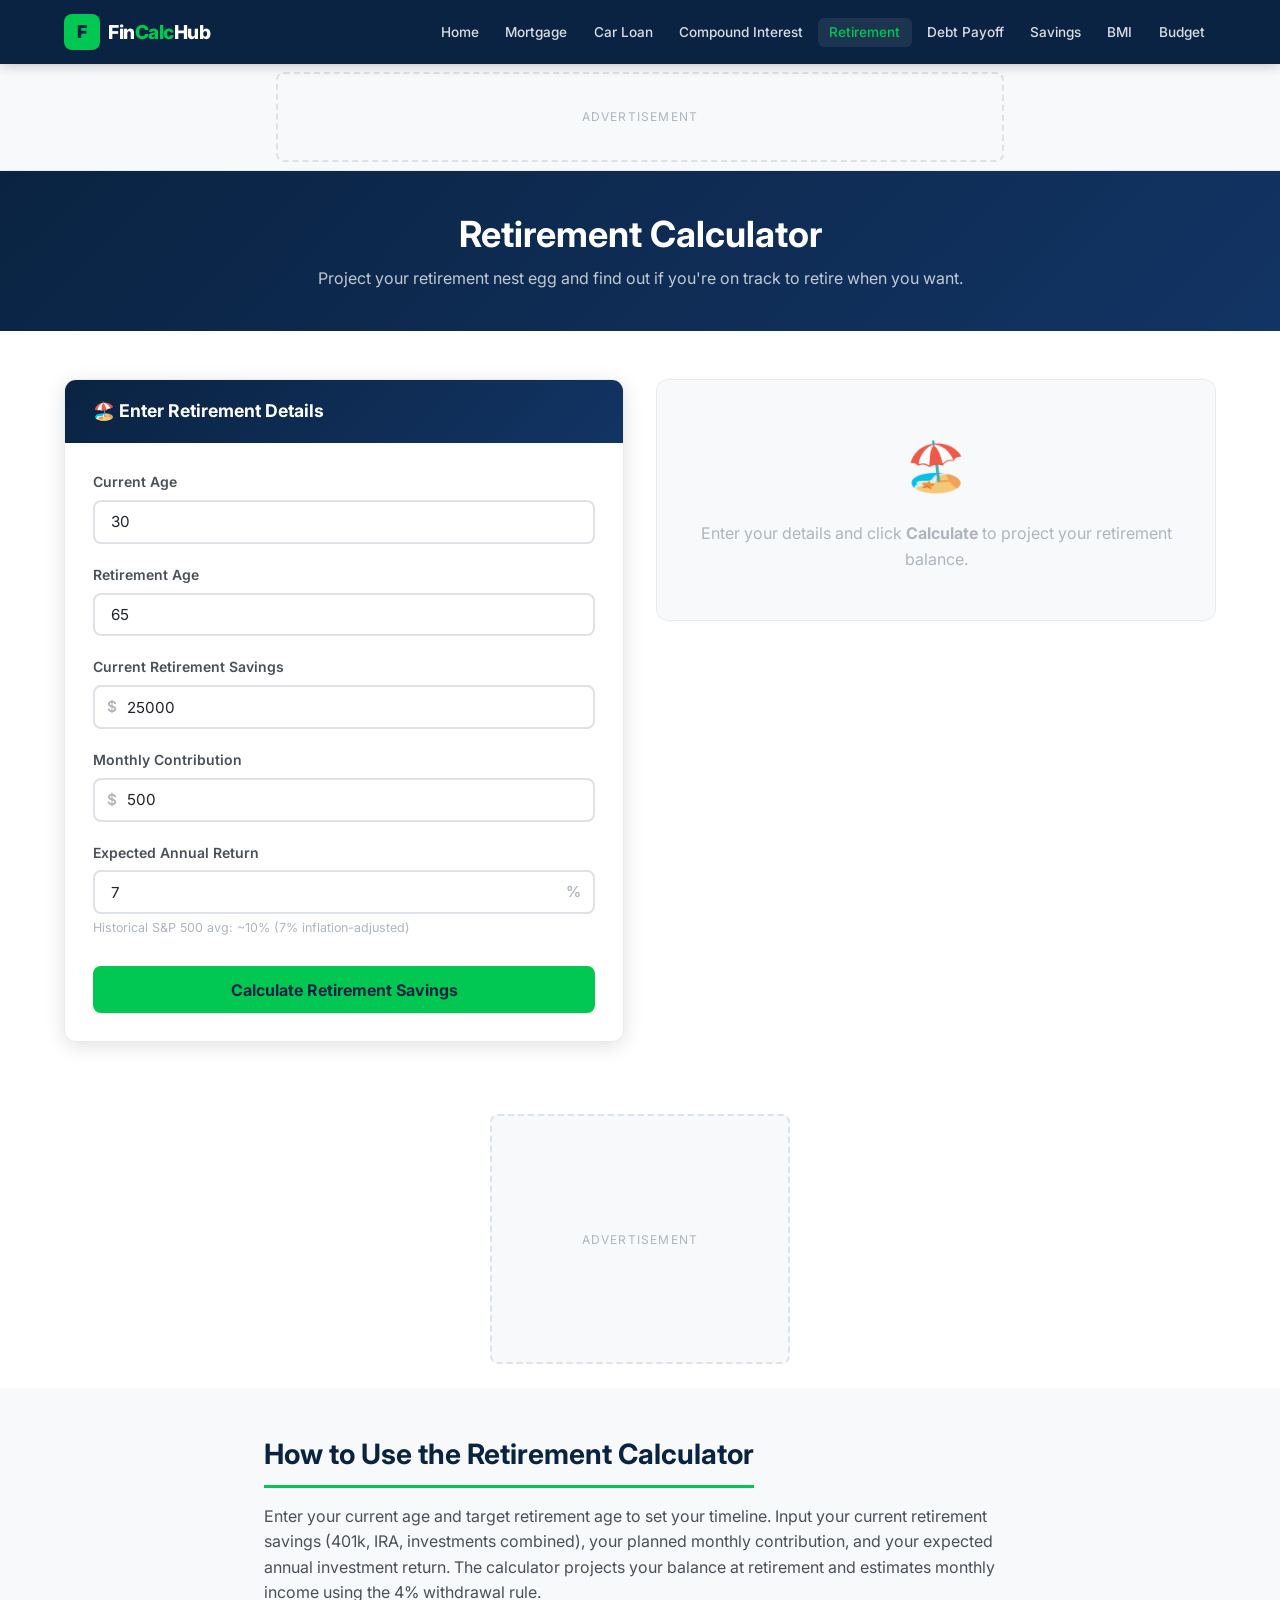
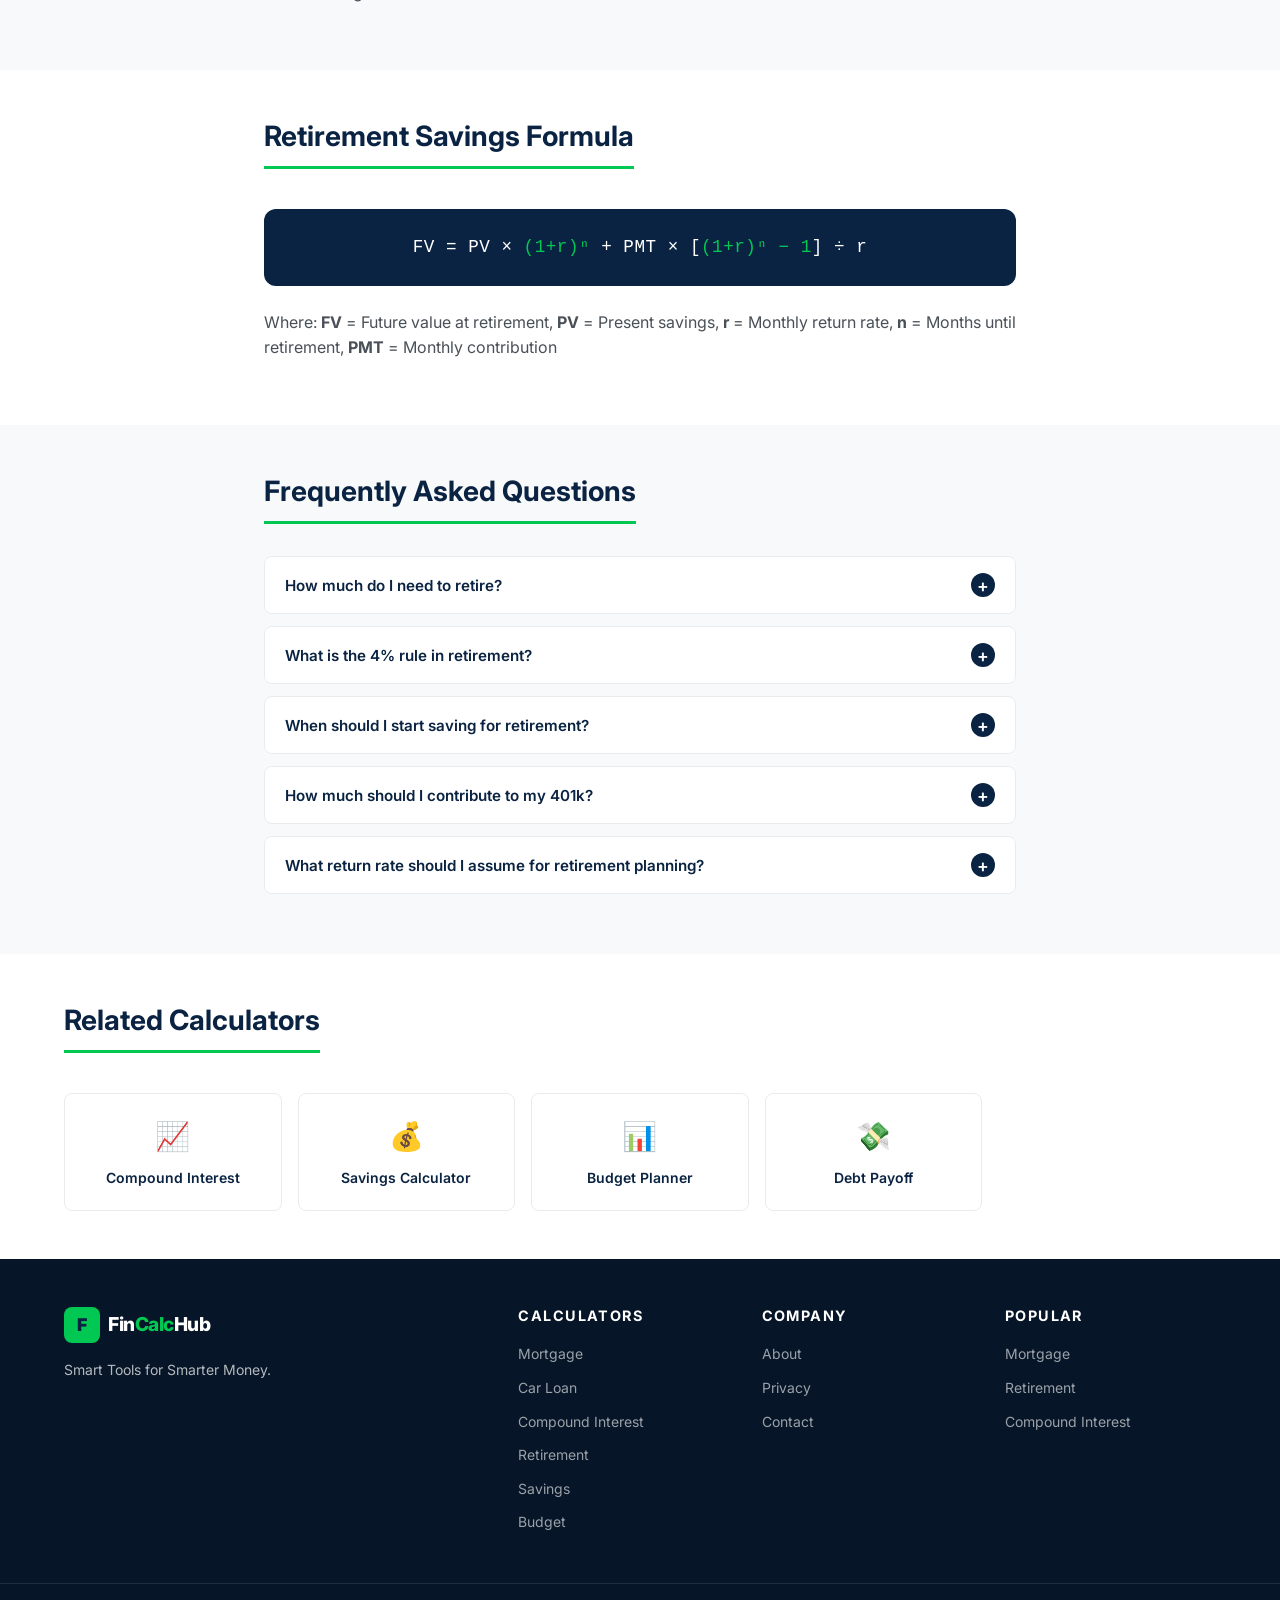
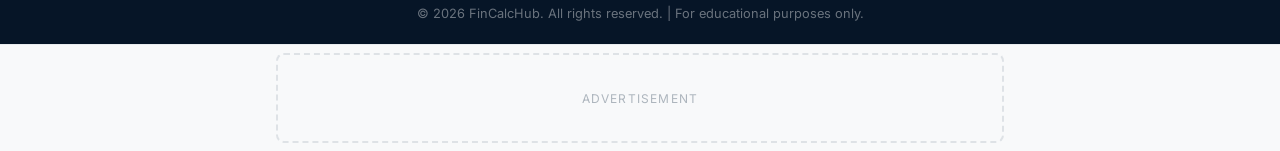
<file: retirement-calculator.html>
<!DOCTYPE html>
<html lang="en">
<head>
  <meta charset="UTF-8">
  <meta name="viewport" content="width=device-width, initial-scale=1.0">
  <title>Retirement Calculator | How Much Do You Need to Retire? | FinCalcHub</title>
    <meta name="google-site-verification" content="pEJWjr_8wFHjQpiwa9FmqH_xlCsNVZhlPA5p5AdNtGI" />
  <meta name="description" content="Calculate how much you need to retire comfortably. Free retirement savings calculator — project your 401k, IRA, and investment balance with monthly contributions and returns.">
  <meta name="keywords" content="retirement calculator, retirement savings calculator, 401k calculator, how much to retire, retirement planning calculator">
  <meta name="robots" content="index, follow">
  <meta name="author" content="FinCalcHub">
  <link rel="canonical" href="https://david80023216.github.io/fincalchub/retirement-calculator.html">
  <meta property="og:title" content="Retirement Calculator | How Much Do You Need to Retire? | FinCalcHub">
  <meta property="og:description" content="Calculate how much you need to retire comfortably. Project your retirement balance with our free calculator.">
  <meta property="og:type" content="website">
  <meta property="og:url" content="https://david80023216.github.io/fincalchub/retirement-calculator.html">
  <meta property="og:image" content="https://david80023216.github.io/fincalchub/img/og-image.png">
  <meta name="twitter:card" content="summary_large_image">
  <meta name="twitter:title" content="Retirement Calculator | FinCalcHub">
  <meta name="twitter:description" content="Project your retirement savings and find out if you're on track to retire comfortably.">
  <link rel="preconnect" href="https://fonts.googleapis.com">
  <link rel="preconnect" href="https://fonts.gstatic.com" crossorigin>
  <link href="https://fonts.googleapis.com/css2?family=Inter:wght@400;500;600;700;800;900&display=swap" rel="stylesheet">
  <link rel="stylesheet" href="css/style.css">
  <script type="application/ld+json">{"@context":"https://schema.org","@type":"WebApplication","name":"Retirement Calculator","description":"Project your retirement savings balance based on current savings, contributions, and expected returns.","url":"https://david80023216.github.io/fincalchub/retirement-calculator.html","applicationCategory":"FinanceApplication","offers":{"@type":"Offer","price":"0","priceCurrency":"USD"},"provider":{"@type":"Organization","name":"FinCalcHub"}}</script>
  <script type="application/ld+json">{"@context":"https://schema.org","@type":"FAQPage","mainEntity":[{"@type":"Question","name":"How much do I need to retire?","acceptedAnswer":{"@type":"Answer","text":"A common rule of thumb is the 25x rule: multiply your expected annual expenses in retirement by 25. For $50,000/year in expenses, you'd need $1,250,000 saved. This is based on the 4% safe withdrawal rate."}},{"@type":"Question","name":"What is the 4% rule in retirement?","acceptedAnswer":{"@type":"Answer","text":"The 4% rule states you can safely withdraw 4% of your retirement portfolio each year without running out of money over a 30-year retirement. It was derived from the Trinity Study analyzing historical stock and bond returns."}},{"@type":"Question","name":"When should I start saving for retirement?","acceptedAnswer":{"@type":"Answer","text":"As early as possible. Due to compound interest, starting at 25 vs 35 can result in double the retirement balance, even with the same total contributions. Every decade you delay roughly halves your final balance."}},{"@type":"Question","name":"How much should I contribute to my 401k?","acceptedAnswer":{"@type":"Answer","text":"At minimum, contribute enough to get your full employer match (typically 3-6% of salary) — that's free money. Financial advisors generally recommend saving 10-15% of your gross income for retirement, including employer contributions."}},{"@type":"Question","name":"What return rate should I assume for retirement planning?","acceptedAnswer":{"@type":"Answer","text":"Historically, a diversified stock portfolio has returned about 7% annually after inflation. For conservative planning, many advisors use 5-6% to account for fees and market variability. Use 7% for aggressive growth scenarios."}}]}</script>
</head>
<body>
  <header class="site-header">
    <div class="container">
      <div class="header-inner">
        <a href="index.html" class="logo"><div class="logo-icon">F</div><span class="logo-text">Fin<span>Calc</span>Hub</span></a>
        <nav class="main-nav">
          <ul class="nav-list">
            <li><a href="index.html">Home</a></li>
            <li><a href="mortgage-calculator.html">Mortgage</a></li>
            <li><a href="car-loan-calculator.html">Car Loan</a></li>
            <li><a href="compound-interest-calculator.html">Compound Interest</a></li>
            <li><a href="retirement-calculator.html" class="active">Retirement</a></li>
            <li><a href="debt-payoff-calculator.html">Debt Payoff</a></li>
            <li><a href="savings-calculator.html">Savings</a></li>
            <li><a href="bmi-calculator.html">BMI</a></li>
            <li><a href="budget-planner.html">Budget</a></li>
          </ul>
        </nav>
        <button class="hamburger" id="hamburger" aria-label="Toggle menu"><span></span><span></span><span></span></button>
      </div>
    </div>
    <div class="mobile-nav" id="mobile-nav">
      <ul class="mobile-nav-list">
        <li><a href="index.html">🏠 Home</a></li>
        <li><a href="mortgage-calculator.html">🏠 Mortgage</a></li>
        <li><a href="car-loan-calculator.html">🚗 Car Loan</a></li>
        <li><a href="compound-interest-calculator.html">📈 Compound Interest</a></li>
        <li><a href="retirement-calculator.html">🏖️ Retirement</a></li>
        <li><a href="debt-payoff-calculator.html">💸 Debt Payoff</a></li>
        <li><a href="credit-card-payoff-calculator.html">💳 Credit Card</a></li>
        <li><a href="savings-calculator.html">💰 Savings</a></li>
        <li><a href="bmi-calculator.html">⚖️ BMI</a></li>
        <li><a href="budget-planner.html">📊 Budget</a></li>
      </ul>
    </div>
  </header>
  <div class="ad-container ad-header"><div class="ad-placeholder">Advertisement</div></div>

  <main>
    <section class="page-hero">
      <div class="container">
        <h1>Retirement Calculator</h1>
        <p>Project your retirement nest egg and find out if you're on track to retire when you want.</p>
      </div>
    </section>

    <section class="calc-section">
      <div class="container">
        <div class="calc-layout">
          <div class="calc-box">
            <div class="calc-box-header"><h2>🏖️ Enter Retirement Details</h2></div>
            <div class="calc-box-body">
              <form id="ret-form" novalidate>
                <div class="form-group">
                  <label class="form-label" for="ret-current-age">Current Age</label>
                  <input type="number" id="ret-current-age" class="form-control" placeholder="30" min="16" max="80" value="30">
                  <div class="error-msg" id="ret-current-age-error"></div>
                </div>
                <div class="form-group">
                  <label class="form-label" for="ret-retirement-age">Retirement Age</label>
                  <input type="number" id="ret-retirement-age" class="form-control" placeholder="65" min="17" max="90" value="65">
                  <div class="error-msg" id="ret-retirement-age-error"></div>
                </div>
                <div class="form-group">
                  <label class="form-label" for="ret-current-savings">Current Retirement Savings</label>
                  <div class="input-group">
                    <span class="input-prefix">$</span>
                    <input type="number" id="ret-current-savings" class="form-control has-prefix" placeholder="25,000" min="0" step="1000" value="25000">
                  </div>
                </div>
                <div class="form-group">
                  <label class="form-label" for="ret-monthly-contrib">Monthly Contribution</label>
                  <div class="input-group">
                    <span class="input-prefix">$</span>
                    <input type="number" id="ret-monthly-contrib" class="form-control has-prefix" placeholder="500" min="0" step="50" value="500">
                  </div>
                  <div class="error-msg" id="ret-monthly-contrib-error"></div>
                </div>
                <div class="form-group">
                  <label class="form-label" for="ret-return">Expected Annual Return</label>
                  <div class="input-group">
                    <input type="number" id="ret-return" class="form-control has-suffix" placeholder="7" min="0" max="30" step="0.5" value="7">
                    <span class="input-suffix">%</span>
                  </div>
                  <div class="form-hint">Historical S&P 500 avg: ~10% (7% inflation-adjusted)</div>
                  <div class="error-msg" id="ret-return-error"></div>
                </div>
                <button type="submit" class="calc-btn">Calculate Retirement Savings</button>
              </form>
            </div>
          </div>
          <div>
            <div class="results-box hidden" id="ret-result"></div>
            <div id="ret-placeholder" class="results-box" style="text-align:center;color:var(--gray-500);padding:3rem 1.75rem;">
              <div style="font-size:3rem;margin-bottom:1rem;">🏖️</div>
              <p style="margin:0;">Enter your details and click <strong>Calculate</strong> to project your retirement balance.</p>
            </div>
          </div>
        </div>
      </div>
    </section>

    <div class="ad-container ad-inline" style="text-align:center;padding:1.5rem 0;"><div class="ad-placeholder">Advertisement</div></div>

    <section class="content-section section-alt">
      <div class="container" style="max-width:800px;">
        <h2>How to Use the Retirement Calculator</h2>
        <p>Enter your current age and target retirement age to set your timeline. Input your current retirement savings (401k, IRA, investments combined), your planned monthly contribution, and your expected annual investment return. The calculator projects your balance at retirement and estimates monthly income using the 4% withdrawal rule.</p>
      </div>
    </section>

    <section class="content-section">
      <div class="container" style="max-width:800px;">
        <h2>Retirement Savings Formula</h2>
        <div class="formula-box">
          FV = PV × <span>(1+r)ⁿ</span> + PMT × [<span>(1+r)ⁿ − 1</span>] ÷ r
        </div>
        <p>Where: <strong>FV</strong> = Future value at retirement, <strong>PV</strong> = Present savings, <strong>r</strong> = Monthly return rate, <strong>n</strong> = Months until retirement, <strong>PMT</strong> = Monthly contribution</p>
      </div>
    </section>

    <section class="content-section section-alt">
      <div class="container" style="max-width:800px;">
        <h2>Frequently Asked Questions</h2>
        <div class="faq-list">
          <div class="faq-item">
            <button class="faq-question">How much do I need to retire? <span class="faq-icon">+</span></button>
            <div class="faq-answer">A common rule of thumb is the 25x rule: multiply your expected annual retirement expenses by 25. If you plan to spend $60,000/year in retirement, you'd need $1,500,000 saved. This is based on the 4% safe withdrawal rate, which has historically sustained a 30-year retirement through most market conditions.</div>
          </div>
          <div class="faq-item">
            <button class="faq-question">What is the 4% rule in retirement? <span class="faq-icon">+</span></button>
            <div class="faq-answer">The 4% rule states that you can safely withdraw 4% of your retirement portfolio in your first year of retirement, then adjust for inflation each year, without running out of money over a 30-year period. It was derived from the famous Trinity Study analyzing historical stock and bond returns from 1926 to 1995.</div>
          </div>
          <div class="faq-item">
            <button class="faq-question">When should I start saving for retirement? <span class="faq-icon">+</span></button>
            <div class="faq-answer">As early as possible. Due to compound interest, starting at 25 instead of 35 can result in more than double the retirement balance, even if you contribute the same amount each month. A 25-year-old saving $300/month at 7% will have about $900,000 by 65. A 35-year-old doing the same will have about $450,000.</div>
          </div>
          <div class="faq-item">
            <button class="faq-question">How much should I contribute to my 401k? <span class="faq-icon">+</span></button>
            <div class="faq-answer">At minimum, contribute enough to get your full employer match — that's essentially free money with an instant 50–100% return. Beyond that, financial advisors generally recommend saving 10–15% of your gross income for retirement, including employer contributions. In 2026, the 401k contribution limit is $23,500 (plus $7,500 catch-up if over 50).</div>
          </div>
          <div class="faq-item">
            <button class="faq-question">What return rate should I assume for retirement planning? <span class="faq-icon">+</span></button>
            <div class="faq-answer">For a diversified stock portfolio, historical average returns are about 10% nominal or 7% inflation-adjusted annually. For conservative planning, many advisors use 5–6% to account for fees and sequence-of-returns risk. Use 7% as a reasonable baseline. Always use lower rates as you approach retirement and shift to bonds.</div>
          </div>
        </div>
      </div>
    </section>

    <section class="content-section">
      <div class="container">
        <h2>Related Calculators</h2>
        <div class="related-grid">
          <a href="compound-interest-calculator.html" class="related-card"><div class="icon">📈</div>Compound Interest</a>
          <a href="savings-calculator.html" class="related-card"><div class="icon">💰</div>Savings Calculator</a>
          <a href="budget-planner.html" class="related-card"><div class="icon">📊</div>Budget Planner</a>
          <a href="debt-payoff-calculator.html" class="related-card"><div class="icon">💸</div>Debt Payoff</a>
        </div>
      </div>
    </section>
  </main>

  <footer class="site-footer">
    <div class="container">
      <div class="footer-grid">
        <div class="footer-brand"><a href="index.html" class="logo"><div class="logo-icon">F</div><span class="logo-text">Fin<span>Calc</span>Hub</span></a><p>Smart Tools for Smarter Money.</p></div>
        <div class="footer-col"><h4>Calculators</h4><ul><li><a href="mortgage-calculator.html">Mortgage</a></li><li><a href="car-loan-calculator.html">Car Loan</a></li><li><a href="compound-interest-calculator.html">Compound Interest</a></li><li><a href="retirement-calculator.html">Retirement</a></li><li><a href="savings-calculator.html">Savings</a></li><li><a href="budget-planner.html">Budget</a></li></ul></div>
        <div class="footer-col"><h4>Company</h4><ul><li><a href="about.html">About</a></li><li><a href="about.html#privacy">Privacy</a></li><li><a href="about.html#contact">Contact</a></li></ul></div>
        <div class="footer-col"><h4>Popular</h4><ul><li><a href="mortgage-calculator.html">Mortgage</a></li><li><a href="retirement-calculator.html">Retirement</a></li><li><a href="compound-interest-calculator.html">Compound Interest</a></li></ul></div>
      </div>
    </div>
    <div class="footer-bottom"><div class="container">© 2026 FinCalcHub. All rights reserved. | For educational purposes only.</div></div>
  </footer>
  <div class="ad-footer-wrap"><div class="ad-container ad-footer"><div class="ad-placeholder">Advertisement</div></div></div>
  <script src="js/main.js"></script>
  <script>
    document.getElementById('ret-form').addEventListener('submit', function() {
      document.getElementById('ret-placeholder').style.display = 'none';
      document.getElementById('ret-result').classList.remove('hidden');
    });
  </script>
</body>
</html>
</file>
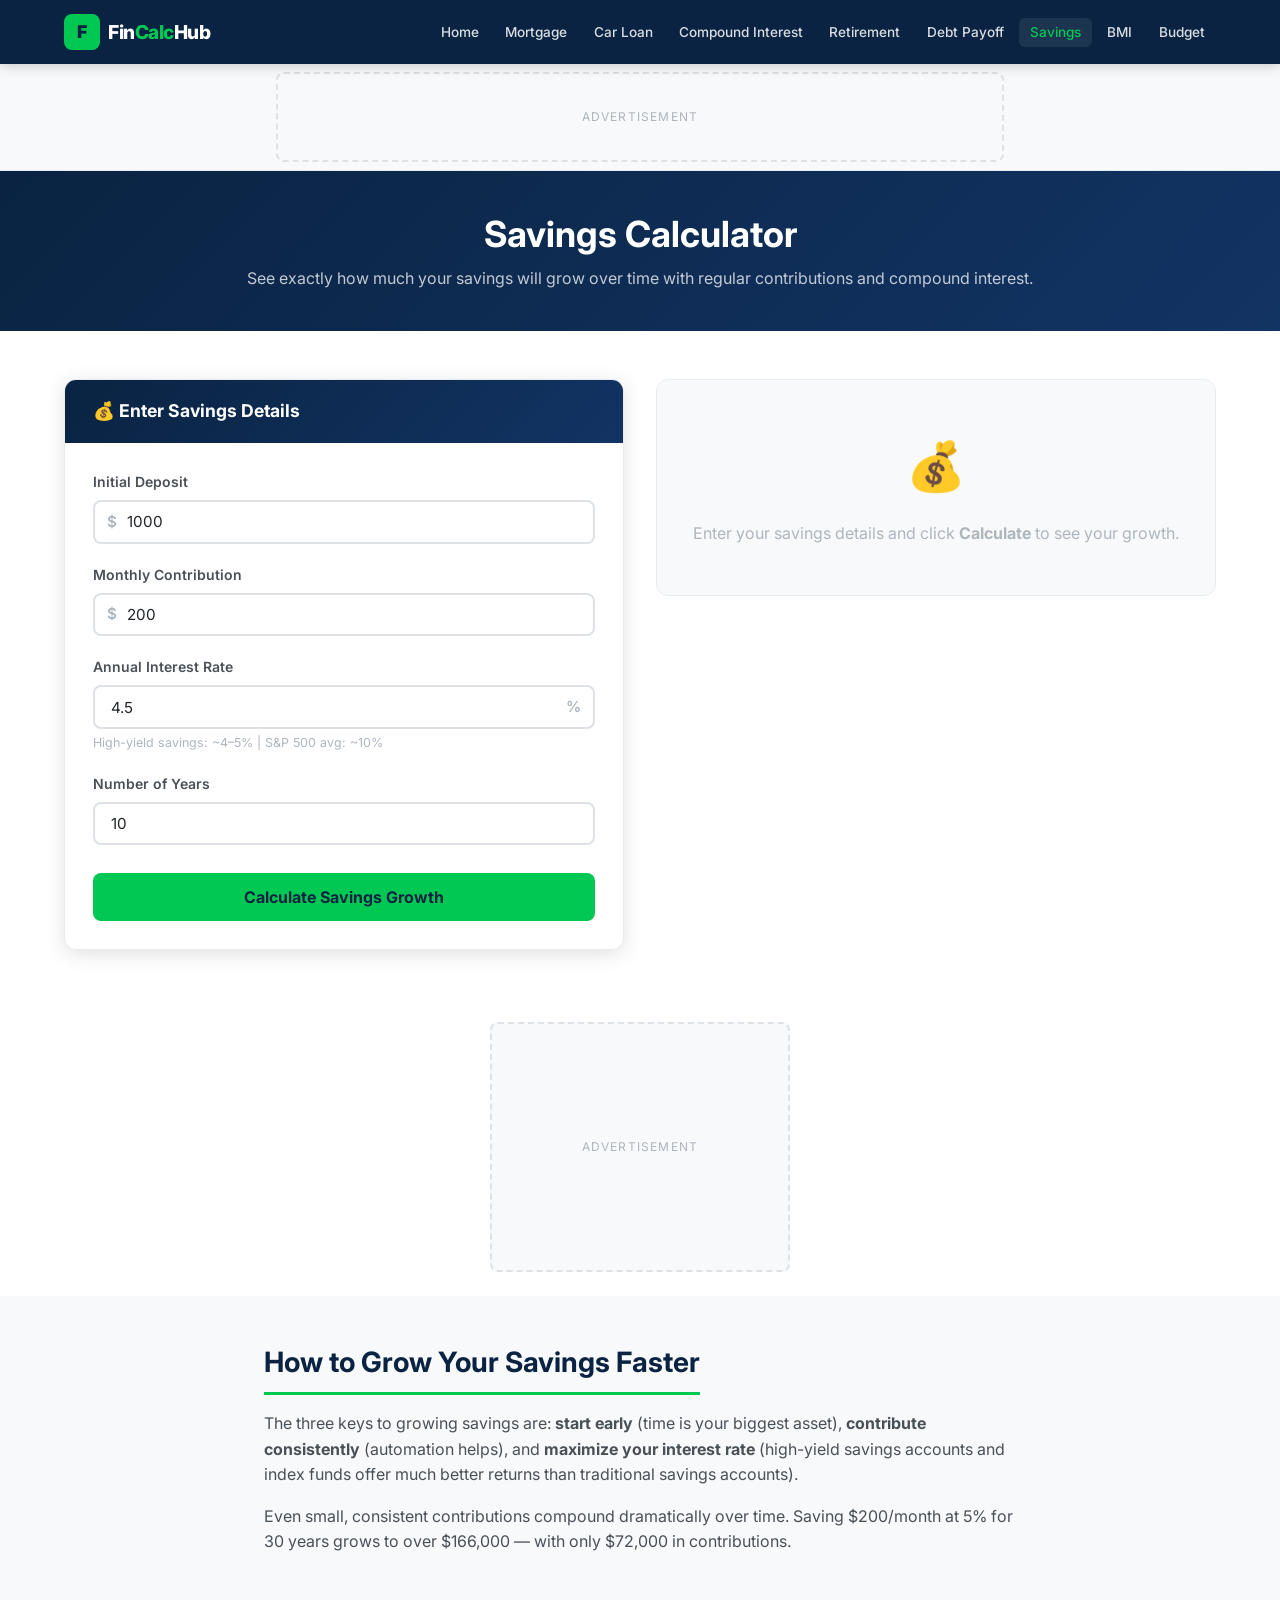
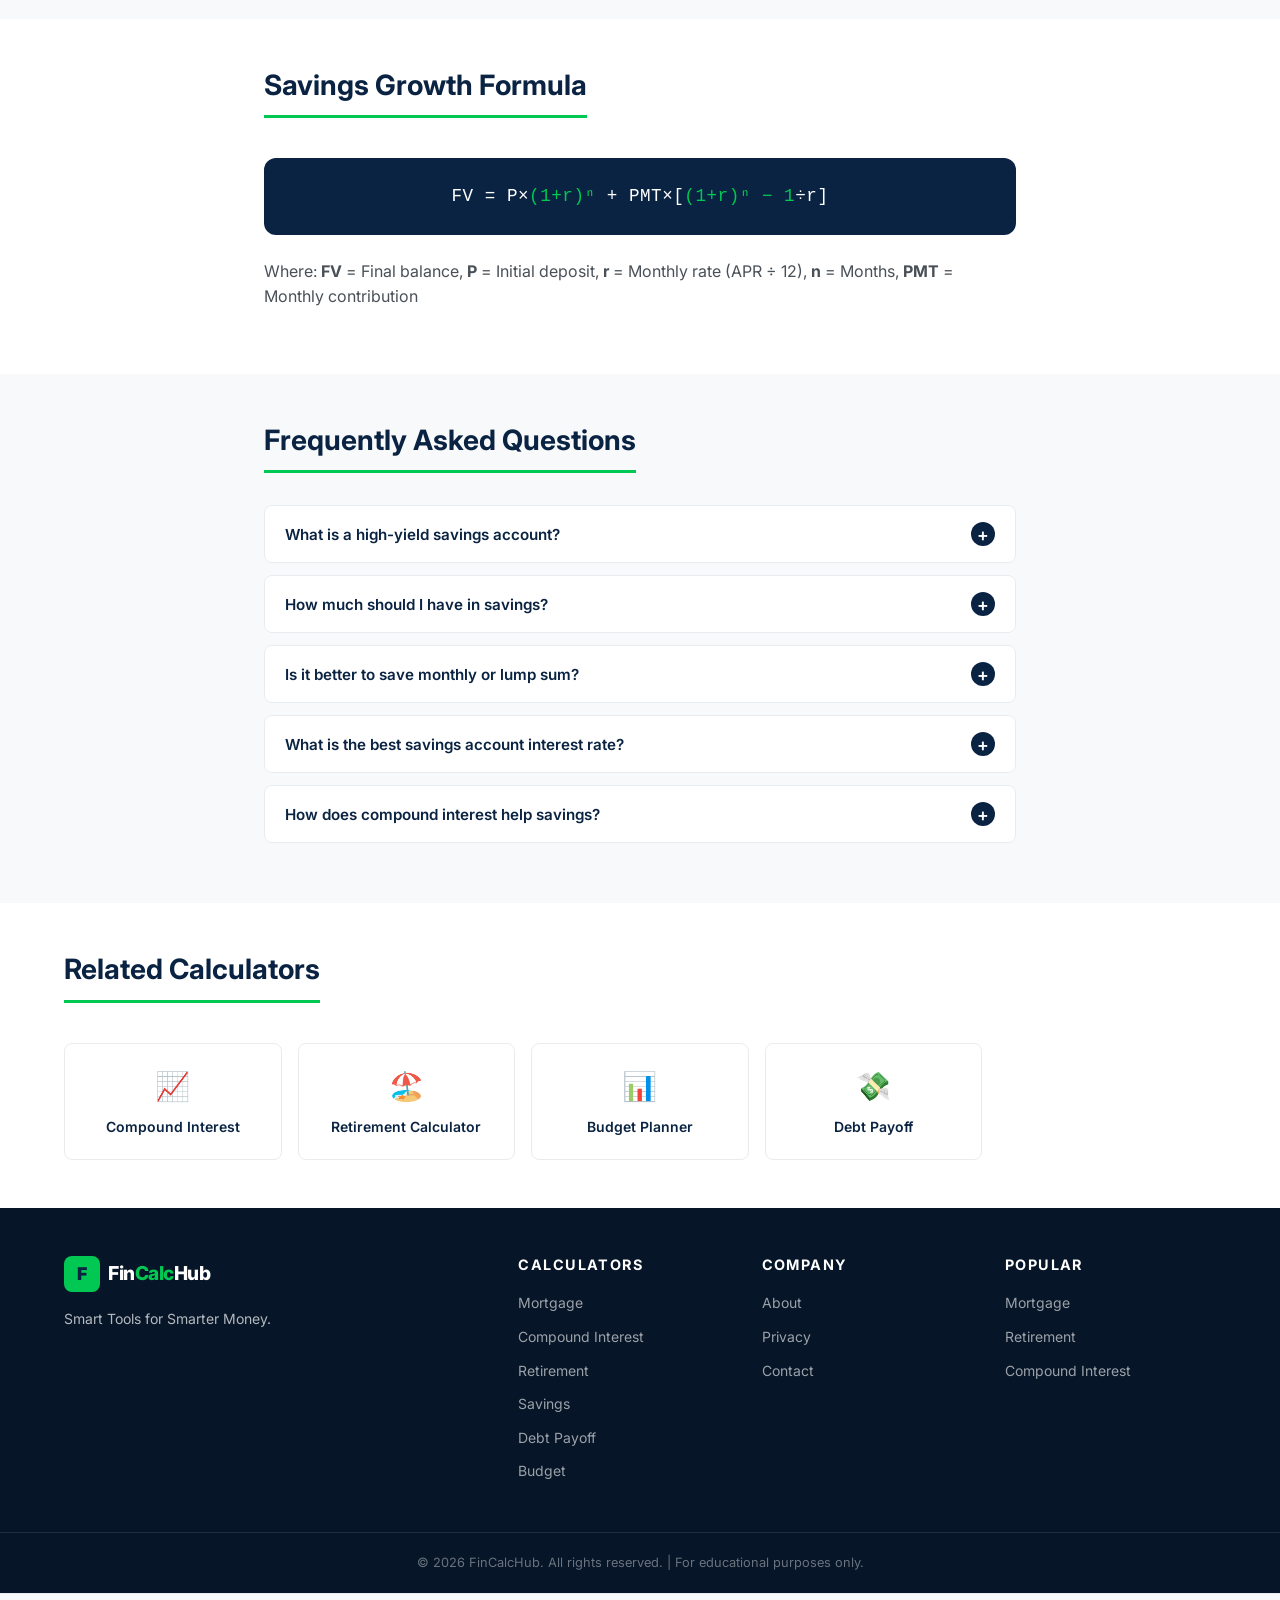
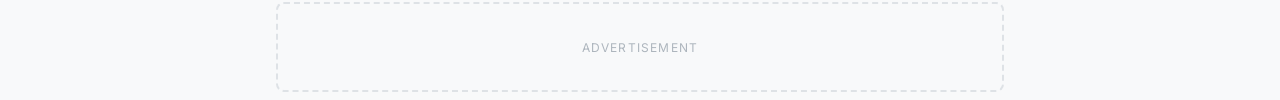
<file: savings-calculator.html>
<!DOCTYPE html>
<html lang="en">
<head>
  <meta charset="UTF-8">
  <meta name="viewport" content="width=device-width, initial-scale=1.0">
  <title>Savings Calculator | How Much Will You Save? | FinCalcHub</title>
    <meta name="google-site-verification" content="pEJWjr_8wFHjQpiwa9FmqH_xlCsNVZhlPA5p5AdNtGI" />
  <meta name="description" content="Calculate how much your savings will grow with regular contributions and compound interest. Free savings calculator — see your final balance, total deposits, and total interest earned.">
  <meta name="keywords" content="savings calculator, savings account calculator, money savings calculator, how much will I save, savings growth calculator">
  <meta name="robots" content="index, follow">
  <meta name="author" content="FinCalcHub">
  <link rel="canonical" href="https://david80023216.github.io/fincalchub/savings-calculator.html">
  <meta property="og:title" content="Savings Calculator | How Much Will You Save? | FinCalcHub">
  <meta property="og:description" content="Calculate how your savings grow with regular contributions. Free savings calculator with full breakdown.">
  <meta property="og:type" content="website">
  <meta property="og:url" content="https://david80023216.github.io/fincalchub/savings-calculator.html">
  <meta property="og:image" content="https://david80023216.github.io/fincalchub/img/og-image.png">
  <meta name="twitter:card" content="summary_large_image">
  <meta name="twitter:title" content="Savings Calculator | FinCalcHub">
  <meta name="twitter:description" content="Calculate how much your savings will grow over time with compound interest.">
  <link rel="preconnect" href="https://fonts.googleapis.com">
  <link rel="preconnect" href="https://fonts.gstatic.com" crossorigin>
  <link href="https://fonts.googleapis.com/css2?family=Inter:wght@400;500;600;700;800;900&display=swap" rel="stylesheet">
  <link rel="stylesheet" href="css/style.css">
  <script type="application/ld+json">{"@context":"https://schema.org","@type":"WebApplication","name":"Savings Calculator","description":"Calculate how much your savings will grow with regular contributions and compound interest.","url":"https://david80023216.github.io/fincalchub/savings-calculator.html","applicationCategory":"FinanceApplication","offers":{"@type":"Offer","price":"0","priceCurrency":"USD"},"provider":{"@type":"Organization","name":"FinCalcHub"}}</script>
</head>
<body>
  <header class="site-header">
    <div class="container">
      <div class="header-inner">
        <a href="index.html" class="logo"><div class="logo-icon">F</div><span class="logo-text">Fin<span>Calc</span>Hub</span></a>
        <nav class="main-nav">
          <ul class="nav-list">
            <li><a href="index.html">Home</a></li>
            <li><a href="mortgage-calculator.html">Mortgage</a></li>
            <li><a href="car-loan-calculator.html">Car Loan</a></li>
            <li><a href="compound-interest-calculator.html">Compound Interest</a></li>
            <li><a href="retirement-calculator.html">Retirement</a></li>
            <li><a href="debt-payoff-calculator.html">Debt Payoff</a></li>
            <li><a href="savings-calculator.html" class="active">Savings</a></li>
            <li><a href="bmi-calculator.html">BMI</a></li>
            <li><a href="budget-planner.html">Budget</a></li>
          </ul>
        </nav>
        <button class="hamburger" id="hamburger" aria-label="Toggle menu"><span></span><span></span><span></span></button>
      </div>
    </div>
    <div class="mobile-nav" id="mobile-nav">
      <ul class="mobile-nav-list">
        <li><a href="index.html">🏠 Home</a></li>
        <li><a href="mortgage-calculator.html">🏠 Mortgage</a></li>
        <li><a href="car-loan-calculator.html">🚗 Car Loan</a></li>
        <li><a href="compound-interest-calculator.html">📈 Compound Interest</a></li>
        <li><a href="retirement-calculator.html">🏖️ Retirement</a></li>
        <li><a href="debt-payoff-calculator.html">💸 Debt Payoff</a></li>
        <li><a href="credit-card-payoff-calculator.html">💳 Credit Card</a></li>
        <li><a href="savings-calculator.html">💰 Savings</a></li>
        <li><a href="bmi-calculator.html">⚖️ BMI</a></li>
        <li><a href="budget-planner.html">📊 Budget</a></li>
      </ul>
    </div>
  </header>
  <div class="ad-container ad-header"><div class="ad-placeholder">Advertisement</div></div>

  <main>
    <section class="page-hero">
      <div class="container">
        <h1>Savings Calculator</h1>
        <p>See exactly how much your savings will grow over time with regular contributions and compound interest.</p>
      </div>
    </section>

    <section class="calc-section">
      <div class="container">
        <div class="calc-layout">
          <div class="calc-box">
            <div class="calc-box-header"><h2>💰 Enter Savings Details</h2></div>
            <div class="calc-box-body">
              <form id="sav-form" novalidate>
                <div class="form-group">
                  <label class="form-label" for="sav-initial">Initial Deposit</label>
                  <div class="input-group">
                    <span class="input-prefix">$</span>
                    <input type="number" id="sav-initial" class="form-control has-prefix" placeholder="1,000" min="0" step="100" value="1000">
                  </div>
                  <div class="error-msg" id="sav-initial-error"></div>
                </div>
                <div class="form-group">
                  <label class="form-label" for="sav-monthly">Monthly Contribution</label>
                  <div class="input-group">
                    <span class="input-prefix">$</span>
                    <input type="number" id="sav-monthly" class="form-control has-prefix" placeholder="200" min="0" step="50" value="200">
                  </div>
                </div>
                <div class="form-group">
                  <label class="form-label" for="sav-rate">Annual Interest Rate</label>
                  <div class="input-group">
                    <input type="number" id="sav-rate" class="form-control has-suffix" placeholder="4.5" min="0" max="30" step="0.1" value="4.5">
                    <span class="input-suffix">%</span>
                  </div>
                  <div class="form-hint">High-yield savings: ~4–5% | S&P 500 avg: ~10%</div>
                  <div class="error-msg" id="sav-rate-error"></div>
                </div>
                <div class="form-group">
                  <label class="form-label" for="sav-years">Number of Years</label>
                  <input type="number" id="sav-years" class="form-control" placeholder="10" min="1" max="100" step="1" value="10">
                  <div class="error-msg" id="sav-years-error"></div>
                </div>
                <button type="submit" class="calc-btn">Calculate Savings Growth</button>
              </form>
            </div>
          </div>
          <div>
            <div class="results-box hidden" id="sav-result"></div>
            <div id="sav-placeholder" class="results-box" style="text-align:center;color:var(--gray-500);padding:3rem 1.75rem;">
              <div style="font-size:3rem;margin-bottom:1rem;">💰</div>
              <p style="margin:0;">Enter your savings details and click <strong>Calculate</strong> to see your growth.</p>
            </div>
          </div>
        </div>
      </div>
    </section>

    <div class="ad-container ad-inline" style="text-align:center;padding:1.5rem 0;"><div class="ad-placeholder">Advertisement</div></div>

    <section class="content-section section-alt">
      <div class="container" style="max-width:800px;">
        <h2>How to Grow Your Savings Faster</h2>
        <p>The three keys to growing savings are: <strong>start early</strong> (time is your biggest asset), <strong>contribute consistently</strong> (automation helps), and <strong>maximize your interest rate</strong> (high-yield savings accounts and index funds offer much better returns than traditional savings accounts).</p>
        <p>Even small, consistent contributions compound dramatically over time. Saving $200/month at 5% for 30 years grows to over $166,000 — with only $72,000 in contributions.</p>
      </div>
    </section>

    <section class="content-section">
      <div class="container" style="max-width:800px;">
        <h2>Savings Growth Formula</h2>
        <div class="formula-box">
          FV = P×<span>(1+r)ⁿ</span> + PMT×[<span>(1+r)ⁿ − 1</span>÷r]
        </div>
        <p>Where: <strong>FV</strong> = Final balance, <strong>P</strong> = Initial deposit, <strong>r</strong> = Monthly rate (APR ÷ 12), <strong>n</strong> = Months, <strong>PMT</strong> = Monthly contribution</p>
      </div>
    </section>

    <section class="content-section section-alt">
      <div class="container" style="max-width:800px;">
        <h2>Frequently Asked Questions</h2>
        <div class="faq-list">
          <div class="faq-item">
            <button class="faq-question">What is a high-yield savings account? <span class="faq-icon">+</span></button>
            <div class="faq-answer">A high-yield savings account (HYSA) is an FDIC-insured savings account that pays significantly higher interest than a traditional savings account. Traditional banks pay 0.01–0.1% APY, while online HYSAs currently offer 4–5% APY. Over years, this difference is enormous — $10,000 at 0.01% grows to $10,010 in 10 years; at 4.5%, it grows to about $15,530.</div>
          </div>
          <div class="faq-item">
            <button class="faq-question">How much should I have in savings? <span class="faq-icon">+</span></button>
            <div class="faq-answer">Financial experts recommend: (1) An emergency fund of 3–6 months of expenses in a liquid savings account; (2) Specific savings for near-term goals like a car or vacation; (3) Long-term savings for retirement in tax-advantaged accounts. The exact amounts depend on your income, expenses, and goals.</div>
          </div>
          <div class="faq-item">
            <button class="faq-question">Is it better to save monthly or lump sum? <span class="faq-icon">+</span></button>
            <div class="faq-answer">Research consistently shows that lump-sum investing beats monthly contributions about 67% of the time, because money in the market longer earns more. However, regular monthly contributions (dollar-cost averaging) reduce timing risk and are more realistic for most people. Both are far better than not saving at all.</div>
          </div>
          <div class="faq-item">
            <button class="faq-question">What is the best savings account interest rate? <span class="faq-icon">+</span></button>
            <div class="faq-answer">In 2026, high-yield savings accounts from online banks typically offer 4–5% APY. Money market accounts may offer similar rates. Certificates of deposit (CDs) can offer higher rates for locking in money for 6 months to 5 years. Compare current rates at financial comparison sites like Bankrate or NerdWallet.</div>
          </div>
          <div class="faq-item">
            <button class="faq-question">How does compound interest help savings? <span class="faq-icon">+</span></button>
            <div class="faq-answer">Compound interest means you earn interest on your interest, not just on your original deposit. This creates exponential growth over time. For example, $5,000 at 5% compound interest grows to $8,144 in 10 years, $13,267 in 20 years, and $21,610 in 30 years — more than 4x the original amount without any additional contributions.</div>
          </div>
        </div>
      </div>
    </section>

    <section class="content-section">
      <div class="container">
        <h2>Related Calculators</h2>
        <div class="related-grid">
          <a href="compound-interest-calculator.html" class="related-card"><div class="icon">📈</div>Compound Interest</a>
          <a href="retirement-calculator.html" class="related-card"><div class="icon">🏖️</div>Retirement Calculator</a>
          <a href="budget-planner.html" class="related-card"><div class="icon">📊</div>Budget Planner</a>
          <a href="debt-payoff-calculator.html" class="related-card"><div class="icon">💸</div>Debt Payoff</a>
        </div>
      </div>
    </section>
  </main>

  <footer class="site-footer">
    <div class="container">
      <div class="footer-grid">
        <div class="footer-brand"><a href="index.html" class="logo"><div class="logo-icon">F</div><span class="logo-text">Fin<span>Calc</span>Hub</span></a><p>Smart Tools for Smarter Money.</p></div>
        <div class="footer-col"><h4>Calculators</h4><ul><li><a href="mortgage-calculator.html">Mortgage</a></li><li><a href="compound-interest-calculator.html">Compound Interest</a></li><li><a href="retirement-calculator.html">Retirement</a></li><li><a href="savings-calculator.html">Savings</a></li><li><a href="debt-payoff-calculator.html">Debt Payoff</a></li><li><a href="budget-planner.html">Budget</a></li></ul></div>
        <div class="footer-col"><h4>Company</h4><ul><li><a href="about.html">About</a></li><li><a href="about.html#privacy">Privacy</a></li><li><a href="about.html#contact">Contact</a></li></ul></div>
        <div class="footer-col"><h4>Popular</h4><ul><li><a href="mortgage-calculator.html">Mortgage</a></li><li><a href="retirement-calculator.html">Retirement</a></li><li><a href="compound-interest-calculator.html">Compound Interest</a></li></ul></div>
      </div>
    </div>
    <div class="footer-bottom"><div class="container">© 2026 FinCalcHub. All rights reserved. | For educational purposes only.</div></div>
  </footer>
  <div class="ad-footer-wrap"><div class="ad-container ad-footer"><div class="ad-placeholder">Advertisement</div></div></div>
  <script src="js/main.js"></script>
  <script>
    document.getElementById('sav-form').addEventListener('submit', function() {
      document.getElementById('sav-placeholder').style.display = 'none';
      document.getElementById('sav-result').classList.remove('hidden');
    });
  </script>
</body>
</html>
</file>
<file: css/style.css>
/* =============================================
   FinCalcHub - Main Stylesheet
   ============================================= */

/* --- CSS Variables --- */
:root {
  --navy: #0a2342;
  --navy-light: #123464;
  --navy-dark: #061527;
  --green: #00c853;
  --green-dark: #009624;
  --green-light: #69f0ae;
  --white: #ffffff;
  --gray-100: #f8f9fa;
  --gray-200: #e9ecef;
  --gray-300: #dee2e6;
  --gray-500: #adb5bd;
  --gray-700: #495057;
  --gray-900: #212529;
  --danger: #dc3545;
  --warning: #ffc107;
  --info: #17a2b8;
  --shadow-sm: 0 2px 8px rgba(0,0,0,0.08);
  --shadow-md: 0 4px 20px rgba(0,0,0,0.12);
  --shadow-lg: 0 8px 40px rgba(0,0,0,0.16);
  --radius: 12px;
  --radius-sm: 8px;
  --transition: 0.25s ease;
  --font: 'Inter', sans-serif;
  --max-width: 1200px;
}

/* --- Reset & Base --- */
*, *::before, *::after { box-sizing: border-box; margin: 0; padding: 0; }
html { scroll-behavior: smooth; font-size: 16px; }
body {
  font-family: var(--font);
  color: var(--gray-900);
  background: var(--white);
  line-height: 1.6;
  min-height: 100vh;
  display: flex;
  flex-direction: column;
}
main { flex: 1; }
img { max-width: 100%; height: auto; display: block; }
a { color: var(--navy); text-decoration: none; transition: color var(--transition); }
a:hover { color: var(--green-dark); }
ul { list-style: none; }
h1, h2, h3, h4, h5, h6 { line-height: 1.3; font-weight: 700; color: var(--navy); }
p { margin-bottom: 1rem; }
button, input, select, textarea { font-family: var(--font); }

/* --- Container --- */
.container { max-width: var(--max-width); margin: 0 auto; padding: 0 1.5rem; }

/* =============================================
   HEADER
   ============================================= */
.site-header {
  background: var(--navy);
  position: sticky;
  top: 0;
  z-index: 1000;
  box-shadow: 0 2px 12px rgba(0,0,0,0.2);
}
.header-inner {
  display: flex;
  align-items: center;
  justify-content: space-between;
  height: 64px;
  gap: 1rem;
}
.logo {
  display: flex;
  align-items: center;
  gap: 0.5rem;
  text-decoration: none;
  flex-shrink: 0;
}
.logo-icon {
  width: 36px;
  height: 36px;
  background: var(--green);
  border-radius: 8px;
  display: flex;
  align-items: center;
  justify-content: center;
  font-size: 1.1rem;
  font-weight: 900;
  color: var(--navy);
}
.logo-text {
  font-size: 1.2rem;
  font-weight: 800;
  color: var(--white);
  letter-spacing: -0.5px;
}
.logo-text span { color: var(--green); }

/* Nav */
.main-nav { display: flex; align-items: center; }
.nav-list {
  display: flex;
  align-items: center;
  gap: 0.25rem;
}
.nav-list a {
  color: rgba(255,255,255,0.85);
  padding: 0.4rem 0.7rem;
  border-radius: 6px;
  font-size: 0.85rem;
  font-weight: 500;
  transition: all var(--transition);
  white-space: nowrap;
}
.nav-list a:hover, .nav-list a.active {
  color: var(--green);
  background: rgba(255,255,255,0.08);
}

/* Hamburger */
.hamburger {
  display: none;
  flex-direction: column;
  gap: 5px;
  background: none;
  border: none;
  cursor: pointer;
  padding: 0.5rem;
  border-radius: 6px;
  transition: background var(--transition);
}
.hamburger:hover { background: rgba(255,255,255,0.1); }
.hamburger span {
  display: block;
  width: 24px;
  height: 2px;
  background: var(--white);
  border-radius: 2px;
  transition: all var(--transition);
}
.hamburger.open span:nth-child(1) { transform: translateY(7px) rotate(45deg); }
.hamburger.open span:nth-child(2) { opacity: 0; }
.hamburger.open span:nth-child(3) { transform: translateY(-7px) rotate(-45deg); }

/* Mobile Nav */
.mobile-nav {
  display: none;
  background: var(--navy-dark);
  border-top: 1px solid rgba(255,255,255,0.1);
}
.mobile-nav.open { display: block; }
.mobile-nav-list { padding: 1rem 1.5rem; display: flex; flex-direction: column; gap: 0.25rem; }
.mobile-nav-list a {
  color: rgba(255,255,255,0.85);
  padding: 0.6rem 0.75rem;
  border-radius: 6px;
  font-size: 0.9rem;
  font-weight: 500;
  display: block;
  transition: all var(--transition);
}
.mobile-nav-list a:hover { color: var(--green); background: rgba(255,255,255,0.07); }

/* =============================================
   AD CONTAINERS
   ============================================= */
.ad-container { text-align: center; padding: 0.5rem 0; }
.ad-header { background: var(--gray-100); border-bottom: 1px solid var(--gray-200); }
.ad-footer-wrap { background: var(--gray-100); border-top: 1px solid var(--gray-200); }
.ad-placeholder {
  display: inline-flex;
  align-items: center;
  justify-content: center;
  border: 2px dashed var(--gray-300);
  color: var(--gray-500);
  font-size: 0.75rem;
  letter-spacing: 0.1em;
  text-transform: uppercase;
  border-radius: var(--radius-sm);
  background: var(--gray-100);
}
.ad-header .ad-placeholder { width: min(728px, 100%); height: 90px; }
.ad-inline .ad-placeholder { width: 300px; height: 250px; }
.ad-footer .ad-placeholder { width: min(728px, 100%); height: 90px; }

/* =============================================
   HERO
   ============================================= */
.hero {
  background: linear-gradient(135deg, var(--navy) 0%, var(--navy-light) 100%);
  color: var(--white);
  padding: 4rem 0 3rem;
  text-align: center;
  position: relative;
  overflow: hidden;
}
.hero::before {
  content: '';
  position: absolute;
  inset: 0;
  background: url("data:image/svg+xml,%3Csvg width='60' height='60' viewBox='0 0 60 60' xmlns='http://www.w3.org/2000/svg'%3E%3Cg fill='none' fill-rule='evenodd'%3E%3Cg fill='%23ffffff' fill-opacity='0.03'%3E%3Cpath d='M36 34v-4h-2v4h-4v2h4v4h2v-4h4v-2h-4zm0-30V0h-2v4h-4v2h4v4h2V6h4V4h-4zM6 34v-4H4v4H0v2h4v4h2v-4h4v-2H6zM6 4V0H4v4H0v2h4v4h2V6h4V4H6z'/%3E%3C/g%3E%3C/g%3E%3C/svg%3E");
}
.hero-content { position: relative; max-width: 700px; margin: 0 auto; }
.hero h1 {
  font-size: clamp(1.8rem, 5vw, 3rem);
  font-weight: 800;
  color: var(--white);
  margin-bottom: 1rem;
  letter-spacing: -1px;
}
.hero h1 span { color: var(--green); }
.hero p {
  font-size: 1.1rem;
  color: rgba(255,255,255,0.8);
  margin-bottom: 0;
}

/* Page Hero (smaller) */
.page-hero {
  background: linear-gradient(135deg, var(--navy) 0%, var(--navy-light) 100%);
  color: var(--white);
  padding: 2.5rem 0;
  text-align: center;
}
.page-hero h1 {
  font-size: clamp(1.5rem, 4vw, 2.25rem);
  color: var(--white);
  margin-bottom: 0.5rem;
}
.page-hero p { color: rgba(255,255,255,0.75); margin-bottom: 0; font-size: 1rem; }

/* =============================================
   CALCULATOR CARDS GRID (home)
   ============================================= */
.section { padding: 4rem 0; }
.section-alt { background: var(--gray-100); }
.section-title {
  font-size: clamp(1.4rem, 3vw, 2rem);
  text-align: center;
  margin-bottom: 0.5rem;
}
.section-subtitle {
  text-align: center;
  color: var(--gray-700);
  margin-bottom: 2.5rem;
  font-size: 1rem;
}

.calc-grid {
  display: grid;
  grid-template-columns: repeat(auto-fill, minmax(280px, 1fr));
  gap: 1.5rem;
}
.calc-card {
  background: var(--white);
  border-radius: var(--radius);
  box-shadow: var(--shadow-sm);
  padding: 1.75rem;
  transition: transform var(--transition), box-shadow var(--transition);
  border: 1px solid var(--gray-200);
  display: flex;
  flex-direction: column;
  gap: 0.75rem;
}
.calc-card:hover { transform: translateY(-4px); box-shadow: var(--shadow-md); }
.calc-card-icon {
  width: 48px;
  height: 48px;
  background: linear-gradient(135deg, var(--navy), var(--navy-light));
  border-radius: 10px;
  display: flex;
  align-items: center;
  justify-content: center;
  font-size: 1.4rem;
}
.calc-card h3 { font-size: 1.05rem; color: var(--navy); }
.calc-card p { font-size: 0.875rem; color: var(--gray-700); margin-bottom: 0; flex: 1; }
.btn {
  display: inline-flex;
  align-items: center;
  justify-content: center;
  gap: 0.4rem;
  padding: 0.6rem 1.25rem;
  border-radius: 8px;
  font-size: 0.875rem;
  font-weight: 600;
  cursor: pointer;
  border: none;
  transition: all var(--transition);
  text-decoration: none;
  white-space: nowrap;
}
.btn-primary { background: var(--green); color: var(--navy); }
.btn-primary:hover { background: var(--green-dark); color: var(--white); }
.btn-outline {
  background: transparent;
  color: var(--navy);
  border: 2px solid var(--navy);
}
.btn-outline:hover { background: var(--navy); color: var(--white); }
.btn-lg { padding: 0.85rem 1.75rem; font-size: 1rem; }
.btn-sm { padding: 0.4rem 0.9rem; font-size: 0.8rem; }

/* =============================================
   CALCULATOR WIDGET
   ============================================= */
.calc-section { padding: 3rem 0; }
.calc-layout {
  display: grid;
  grid-template-columns: 1fr 1fr;
  gap: 2rem;
  align-items: start;
}
.calc-box {
  background: var(--white);
  border-radius: var(--radius);
  box-shadow: var(--shadow-md);
  overflow: hidden;
  border: 1px solid var(--gray-200);
}
.calc-box-header {
  background: linear-gradient(135deg, var(--navy), var(--navy-light));
  padding: 1.25rem 1.75rem;
  color: var(--white);
}
.calc-box-header h2 {
  font-size: 1.1rem;
  color: var(--white);
  margin: 0;
}
.calc-box-body { padding: 1.75rem; }

/* Form elements */
.form-group { margin-bottom: 1.25rem; }
.form-label {
  display: block;
  font-size: 0.875rem;
  font-weight: 600;
  color: var(--gray-700);
  margin-bottom: 0.4rem;
}
.form-control {
  width: 100%;
  padding: 0.65rem 1rem;
  border: 2px solid var(--gray-300);
  border-radius: var(--radius-sm);
  font-size: 0.95rem;
  color: var(--gray-900);
  background: var(--white);
  transition: border-color var(--transition), box-shadow var(--transition);
  appearance: none;
}
.form-control:focus {
  outline: none;
  border-color: var(--navy);
  box-shadow: 0 0 0 3px rgba(10,35,66,0.1);
}
.form-control.error { border-color: var(--danger); }
.form-hint { font-size: 0.78rem; color: var(--gray-500); margin-top: 0.25rem; }
.error-msg { font-size: 0.8rem; color: var(--danger); margin-top: 0.25rem; display: none; }
.error-msg.show { display: block; }

/* Input with prefix */
.input-group { position: relative; }
.input-prefix {
  position: absolute;
  left: 0.9rem;
  top: 50%;
  transform: translateY(-50%);
  color: var(--gray-500);
  font-weight: 600;
  font-size: 0.95rem;
  pointer-events: none;
}
.input-suffix {
  position: absolute;
  right: 0.9rem;
  top: 50%;
  transform: translateY(-50%);
  color: var(--gray-500);
  font-weight: 600;
  font-size: 0.95rem;
  pointer-events: none;
}
.input-group .form-control.has-prefix { padding-left: 2rem; }
.input-group .form-control.has-suffix { padding-right: 2rem; }

select.form-control { background-image: url("data:image/svg+xml,%3Csvg xmlns='http://www.w3.org/2000/svg' width='12' height='8' viewBox='0 0 12 8'%3E%3Cpath fill='%23495057' d='M6 8L0 0h12z'/%3E%3C/svg%3E"); background-repeat: no-repeat; background-position: right 1rem center; padding-right: 2.5rem; }

.calc-btn {
  width: 100%;
  padding: 0.85rem;
  background: var(--green);
  color: var(--navy);
  border: none;
  border-radius: var(--radius-sm);
  font-size: 1rem;
  font-weight: 700;
  cursor: pointer;
  transition: all var(--transition);
  margin-top: 0.5rem;
}
.calc-btn:hover { background: var(--green-dark); color: var(--white); transform: translateY(-1px); }
.calc-btn:active { transform: translateY(0); }

/* Results */
.results-box {
  background: var(--gray-100);
  border-radius: var(--radius);
  padding: 1.75rem;
  border: 1px solid var(--gray-200);
}
.results-box h3 { font-size: 1rem; color: var(--navy); margin-bottom: 1.25rem; }
.result-item { margin-bottom: 1rem; }
.result-label { font-size: 0.8rem; font-weight: 600; color: var(--gray-700); text-transform: uppercase; letter-spacing: 0.05em; margin-bottom: 0.25rem; }
.result-value {
  font-size: 1.75rem;
  font-weight: 800;
  color: var(--green-dark);
  line-height: 1.2;
}
.result-value.large { font-size: 2.25rem; }
.result-sub { font-size: 0.875rem; color: var(--gray-700); }
.results-divider { height: 1px; background: var(--gray-200); margin: 1rem 0; }
.results-grid { display: grid; grid-template-columns: 1fr 1fr; gap: 1rem; }

/* BMI Indicator */
.bmi-bar { margin-top: 1rem; }
.bmi-scale {
  height: 12px;
  border-radius: 6px;
  background: linear-gradient(to right, #3b82f6 0%, #22c55e 25%, #eab308 50%, #f97316 75%, #ef4444 100%);
  position: relative;
  margin-bottom: 0.5rem;
}
.bmi-needle {
  position: absolute;
  top: -4px;
  width: 4px;
  height: 20px;
  background: var(--navy);
  border-radius: 2px;
  transform: translateX(-50%);
  transition: left 0.5s ease;
}
.bmi-labels {
  display: flex;
  justify-content: space-between;
  font-size: 0.7rem;
  color: var(--gray-500);
}
.bmi-category {
  display: inline-block;
  padding: 0.3rem 0.8rem;
  border-radius: 20px;
  font-size: 0.85rem;
  font-weight: 700;
  margin-top: 0.5rem;
}
.bmi-underweight { background: #dbeafe; color: #1e40af; }
.bmi-normal { background: #dcfce7; color: #166534; }
.bmi-overweight { background: #fef9c3; color: #854d0e; }
.bmi-obese { background: #fee2e2; color: #991b1b; }

/* Toggle */
.toggle-group {
  display: flex;
  background: var(--gray-200);
  border-radius: 8px;
  padding: 3px;
  margin-bottom: 1.25rem;
}
.toggle-btn {
  flex: 1;
  padding: 0.5rem;
  border: none;
  background: transparent;
  border-radius: 6px;
  font-size: 0.875rem;
  font-weight: 600;
  color: var(--gray-700);
  cursor: pointer;
  transition: all var(--transition);
}
.toggle-btn.active {
  background: var(--white);
  color: var(--navy);
  box-shadow: var(--shadow-sm);
}

/* Budget pie */
.budget-pie {
  width: 160px;
  height: 160px;
  border-radius: 50%;
  margin: 1rem auto;
  position: relative;
  transition: background 0.5s;
}
.budget-breakdown { margin-top: 1rem; }
.budget-item {
  display: flex;
  align-items: center;
  gap: 0.75rem;
  padding: 0.4rem 0;
  font-size: 0.875rem;
  border-bottom: 1px solid var(--gray-200);
}
.budget-dot { width: 12px; height: 12px; border-radius: 3px; flex-shrink: 0; }
.budget-item-name { flex: 1; color: var(--gray-700); }
.budget-item-pct { font-weight: 700; color: var(--navy); }
.budget-item-amt { color: var(--gray-500); }

/* =============================================
   CONTENT SECTIONS
   ============================================= */
.content-section { padding: 3rem 0; }
.content-section h2 {
  font-size: clamp(1.3rem, 2.5vw, 1.75rem);
  margin-bottom: 1rem;
  padding-bottom: 0.75rem;
  border-bottom: 3px solid var(--green);
  display: inline-block;
}
.content-section p { color: var(--gray-700); }

/* Formula box */
.formula-box {
  background: var(--navy);
  color: var(--white);
  border-radius: var(--radius);
  padding: 1.5rem 2rem;
  font-family: 'Courier New', monospace;
  font-size: 1.1rem;
  text-align: center;
  margin: 1.5rem 0;
  letter-spacing: 0.03em;
}
.formula-box span { color: var(--green); }

/* FAQ */
.faq-list { margin-top: 1rem; }
.faq-item {
  border: 1px solid var(--gray-200);
  border-radius: var(--radius-sm);
  margin-bottom: 0.75rem;
  overflow: hidden;
}
.faq-question {
  width: 100%;
  display: flex;
  align-items: center;
  justify-content: space-between;
  padding: 1rem 1.25rem;
  background: var(--white);
  border: none;
  cursor: pointer;
  font-size: 0.95rem;
  font-weight: 600;
  color: var(--navy);
  text-align: left;
  gap: 1rem;
  transition: background var(--transition);
}
.faq-question:hover { background: var(--gray-100); }
.faq-icon {
  flex-shrink: 0;
  width: 24px;
  height: 24px;
  border-radius: 50%;
  background: var(--navy);
  color: var(--white);
  display: flex;
  align-items: center;
  justify-content: center;
  font-size: 1.1rem;
  transition: transform var(--transition), background var(--transition);
}
.faq-item.open .faq-icon { transform: rotate(45deg); background: var(--green-dark); }
.faq-answer {
  max-height: 0;
  overflow: hidden;
  transition: max-height 0.35s ease, padding 0.35s ease;
  padding: 0 1.25rem;
  font-size: 0.9rem;
  color: var(--gray-700);
  line-height: 1.7;
}
.faq-item.open .faq-answer { max-height: 400px; padding: 1rem 1.25rem; }

/* Related calculators */
.related-grid {
  display: grid;
  grid-template-columns: repeat(auto-fill, minmax(200px, 1fr));
  gap: 1rem;
  margin-top: 1.5rem;
}
.related-card {
  background: var(--white);
  border: 1px solid var(--gray-200);
  border-radius: var(--radius-sm);
  padding: 1.25rem;
  text-align: center;
  transition: all var(--transition);
  display: block;
  color: var(--navy);
  font-weight: 600;
  font-size: 0.875rem;
}
.related-card:hover { border-color: var(--green); box-shadow: var(--shadow-sm); color: var(--navy); transform: translateY(-2px); }
.related-card .icon { font-size: 1.75rem; margin-bottom: 0.5rem; }

/* Features (Why FinCalcHub) */
.features-grid {
  display: grid;
  grid-template-columns: repeat(auto-fill, minmax(240px, 1fr));
  gap: 1.5rem;
  margin-top: 2rem;
}
.feature-card {
  text-align: center;
  padding: 1.75rem 1.25rem;
  background: var(--white);
  border-radius: var(--radius);
  box-shadow: var(--shadow-sm);
  border: 1px solid var(--gray-200);
}
.feature-icon {
  font-size: 2.5rem;
  margin-bottom: 1rem;
}
.feature-card h3 { font-size: 1rem; margin-bottom: 0.5rem; }
.feature-card p { font-size: 0.875rem; color: var(--gray-700); margin: 0; }

/* =============================================
   FOOTER
   ============================================= */
.site-footer {
  background: var(--navy-dark);
  color: rgba(255,255,255,0.7);
  padding: 3rem 0 0;
  margin-top: auto;
}
.footer-grid {
  display: grid;
  grid-template-columns: 2fr 1fr 1fr 1fr;
  gap: 2rem;
  margin-bottom: 2.5rem;
}
.footer-brand .logo { margin-bottom: 1rem; }
.footer-brand p { font-size: 0.875rem; max-width: 260px; }
.footer-col h4 {
  color: var(--white);
  font-size: 0.9rem;
  margin-bottom: 1rem;
  text-transform: uppercase;
  letter-spacing: 0.1em;
}
.footer-col ul li { margin-bottom: 0.5rem; }
.footer-col ul li a {
  color: rgba(255,255,255,0.6);
  font-size: 0.875rem;
  transition: color var(--transition);
}
.footer-col ul li a:hover { color: var(--green); }
.footer-bottom {
  border-top: 1px solid rgba(255,255,255,0.1);
  padding: 1.25rem 0;
  text-align: center;
  font-size: 0.8rem;
  color: rgba(255,255,255,0.4);
}

/* =============================================
   ABOUT PAGE
   ============================================= */
.about-section { padding: 3rem 0; max-width: 800px; margin: 0 auto; }
.about-section h2 { color: var(--navy); margin-bottom: 1rem; }
.about-section p { color: var(--gray-700); margin-bottom: 1rem; line-height: 1.8; }

/* =============================================
   404 PAGE
   ============================================= */
.error-page {
  min-height: 60vh;
  display: flex;
  align-items: center;
  justify-content: center;
  text-align: center;
  padding: 4rem 1.5rem;
}
.error-code {
  font-size: 8rem;
  font-weight: 900;
  color: var(--navy);
  line-height: 1;
  opacity: 0.1;
}
.error-page h1 { color: var(--navy); margin-bottom: 1rem; }
.error-page p { color: var(--gray-700); margin-bottom: 2rem; }

/* =============================================
   UTILITY
   ============================================= */
.text-green { color: var(--green-dark); }
.text-center { text-align: center; }
.mt-1 { margin-top: 0.5rem; }
.mt-2 { margin-top: 1rem; }
.mt-3 { margin-top: 1.5rem; }
.mb-2 { margin-bottom: 1rem; }
.mb-3 { margin-bottom: 1.5rem; }
.hidden { display: none !important; }
.alert { padding: 0.85rem 1.25rem; border-radius: var(--radius-sm); font-size: 0.9rem; margin-bottom: 1rem; }
.alert-success { background: #d1fae5; color: #065f46; border: 1px solid #a7f3d0; }
.alert-danger { background: #fee2e2; color: #991b1b; border: 1px solid #fca5a5; }
.badge {
  display: inline-block;
  padding: 0.25rem 0.6rem;
  border-radius: 20px;
  font-size: 0.75rem;
  font-weight: 700;
  background: var(--green);
  color: var(--navy);
}

/* =============================================
   RESPONSIVE
   ============================================= */
@media (max-width: 1024px) {
  .footer-grid { grid-template-columns: 1fr 1fr; }
  .footer-brand { grid-column: 1 / -1; }
}

@media (max-width: 768px) {
  .main-nav { display: none; }
  .hamburger { display: flex; }
  .calc-layout { grid-template-columns: 1fr; }
  .results-grid { grid-template-columns: 1fr; }
  .footer-grid { grid-template-columns: 1fr 1fr; }
  .hero { padding: 2.5rem 0 2rem; }
  .section { padding: 2.5rem 0; }
  .ad-header .ad-placeholder { height: 50px; }
  .ad-footer .ad-placeholder { height: 50px; }
}

@media (max-width: 480px) {
  .footer-grid { grid-template-columns: 1fr; }
  .calc-grid { grid-template-columns: 1fr; }
  .related-grid { grid-template-columns: 1fr 1fr; }
  .features-grid { grid-template-columns: 1fr; }
  .results-grid { grid-template-columns: 1fr; }
  .toggle-group { flex-direction: column; }
  .ad-inline .ad-placeholder { width: 100%; height: 200px; }
}

/* =============================================
   PRINT STYLES
   ============================================= */
@media print {
  .site-header, .site-footer, .ad-container, .hamburger, .mobile-nav, .related-grid, .btn { display: none !important; }
  body { font-size: 12pt; color: #000; }
  .calc-box, .results-box { box-shadow: none; border: 1px solid #ccc; }
  h1, h2, h3 { color: #000; }
  a { color: #000; }
}
</file>
